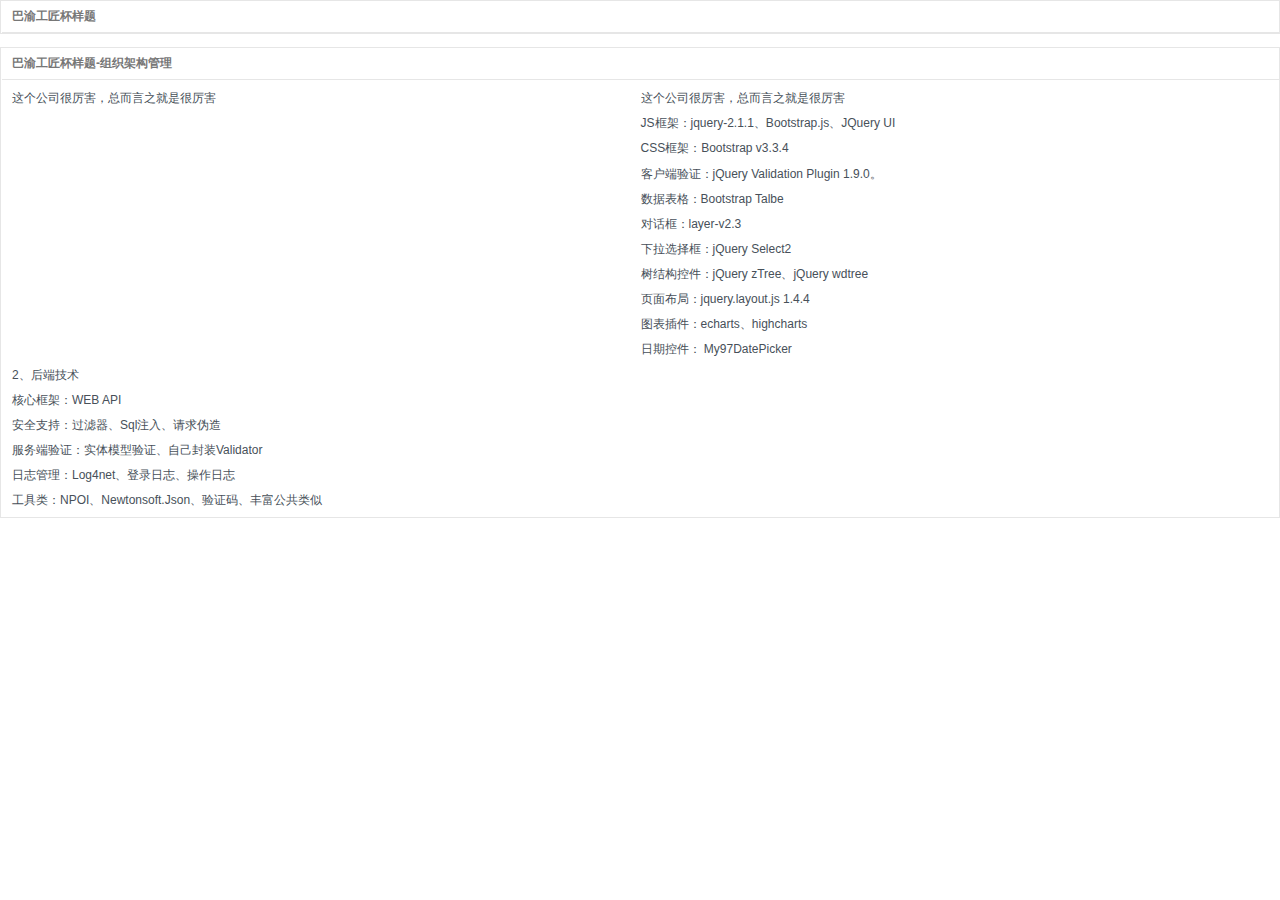
<file: 代码模板/client/CompanyManagerSystem/About.html>
﻿<!DOCTYPE html>

<html>
<head>
    <meta name="viewport" content="width=device-width" />
    <title>平台介绍</title>
    <link href="Content/css/framework-font.css" rel="stylesheet" />
    <link href="Content/css/framework-ui.css" rel="stylesheet" />
    <script src="Content/js/jquery/jquery-2.1.1.min.js"></script>
    <link href="Content/css/framework-theme.css" rel="stylesheet" />
    <link href="Content/js/bootstrap/bootstrap.min.css" rel="stylesheet" />
    <link href="Content/css/framework-theme.css" rel="stylesheet" />
    <link href="Content/css/framework-about.css" rel="stylesheet" />
</head>
<body>
    <div class="rows" style="margin-bottom: 1%; border: 1px solid #e6e6e6; overflow: hidden; padding-left: 1px;">
        <div class="panel panel-default">
            <div class="panel-heading">
                巴渝工匠杯样题
            </div>
        </div>
    </div>
    <div class="rows" style="margin-bottom: 1%; border: 1px solid #e6e6e6; overflow: hidden; padding-left: 1px;">
        <div class="panel panel-default">
            <div class="panel-heading">
                巴渝工匠杯样题-组织架构管理
            </div>
            <div class="panel-body" style="overflow: hidden;">
                <div style="float: left; width: 50%;">
                    <p>这个公司很厉害，总而言之就是很厉害</p>
                </div>
                <div style="float: left; width: 50%;">
                    <p>这个公司很厉害，总而言之就是很厉害</p>
                    <p>JS框架：jquery-2.1.1、Bootstrap.js、JQuery UI</p>
                    <p>CSS框架：Bootstrap v3.3.4</p>
                    <p>客户端验证：jQuery Validation Plugin 1.9.0。</p>
                    <p>数据表格：Bootstrap Talbe</p>
                    <p>对话框：layer-v2.3</p>
                    <p>下拉选择框：jQuery Select2</p>
                    <p>树结构控件：jQuery zTree、jQuery wdtree</p>
                    <p>页面布局：jquery.layout.js 1.4.4</p>
                    <p>图表插件：echarts、highcharts</p>
                    <p>日期控件： My97DatePicker</p>
                </div>
                <div style="float: left; width: 50%;">
                    <p>2、后端技术</p>
                    <p>核心框架：WEB API</p>
                    <p>安全支持：过滤器、Sql注入、请求伪造</p>
                    <p>服务端验证：实体模型验证、自己封装Validator</p>
                    <p>日志管理：Log4net、登录日志、操作日志</p>
                    <p>工具类：NPOI、Newtonsoft.Json、验证码、丰富公共类似</p>
                </div>
            </div>
        </div>
    </div>

</body>
</html>
</file>
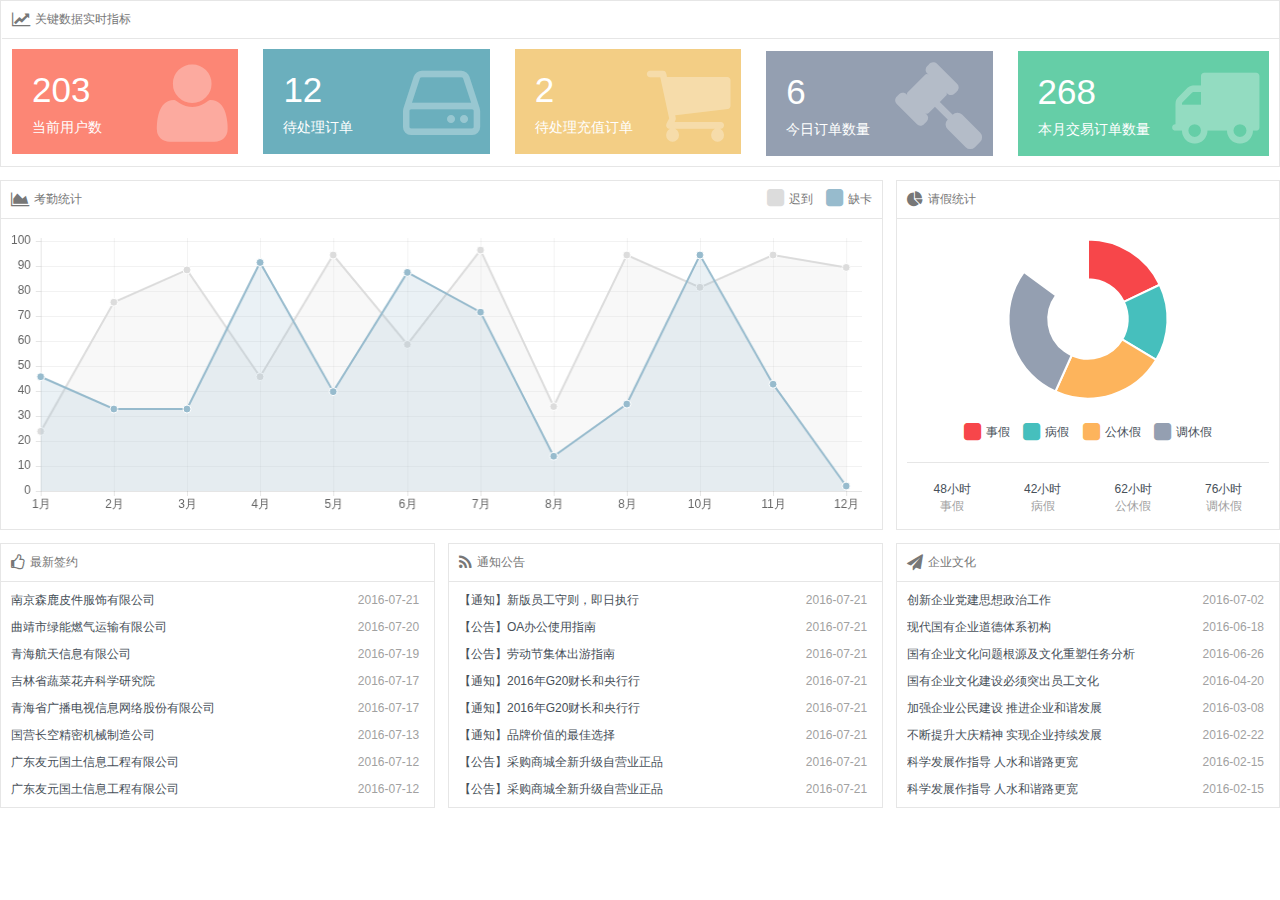
<file: 代码模板/client/CompanyManagerSystem/Default.html>
﻿<!DOCTYPE html>
<html>
<head>
    <title></title>
    <link href="Content/css/framework-font.css" rel="stylesheet" />
    <link href="Content/css/framework-ui.css" rel="stylesheet" />
    <script src="Content/js/jquery/jquery-2.1.1.min.js"></script>
    <link href="Content/css/framework-theme.css" rel="stylesheet" />
    <link href="Content/js/bootstrap/bootstrap.min.css" rel="stylesheet" />
    <link href="Content/css/framework-theme.css" rel="stylesheet" />
    <script src="Content/js/charts/Chart.js"></script>
    <script>
        $(function () {
            GetSalaryChart();
            GetLeaveChart();
        });
        function GetSalaryChart() {
            var randomScalingFactor = function () { return Math.round(Math.random() * 100) };
            var lineChartData = {
                labels: ["1月", "2月", "3月", "4月", "5月", "6月", "7月", "8月", "8月", "10月", "11月", "12月"],
                datasets: [
                    {
                        label: "My First dataset",
                        fillColor: "rgba(220,220,220,0.2)",
                        strokeColor: "rgba(220,220,220,1)",
                        pointColor: "rgba(220,220,220,1)",
                        pointStrokeColor: "#fff",
                        pointHighlightFill: "#fff",
                        pointHighlightStroke: "rgba(220,220,220,1)",
                        data: [randomScalingFactor(), randomScalingFactor(), randomScalingFactor(), randomScalingFactor(), randomScalingFactor(), randomScalingFactor(), randomScalingFactor(), randomScalingFactor(), randomScalingFactor(), randomScalingFactor(), randomScalingFactor(), randomScalingFactor()]
                    },
                    {
                        label: "My Second dataset",
                        fillColor: "rgba(151,187,205,0.2)",
                        strokeColor: "rgba(151,187,205,1)",
                        pointColor: "rgba(151,187,205,1)",
                        pointStrokeColor: "#fff",
                        pointHighlightFill: "#fff",
                        pointHighlightStroke: "rgba(151,187,205,1)",
                        data: [randomScalingFactor(), randomScalingFactor(), randomScalingFactor(), randomScalingFactor(), randomScalingFactor(), randomScalingFactor(), randomScalingFactor(), randomScalingFactor(), randomScalingFactor(), randomScalingFactor(), randomScalingFactor(), randomScalingFactor()]
                    }
                ]
            }
            var ctx = document.getElementById("salarychart").getContext("2d");
            window.myLine = new Chart(ctx).Line(lineChartData, {
                responsive: false,
                bezierCurve: false
            });
        }
        function GetLeaveChart() {
            var randomScalingFactor = function () { return Math.round(Math.random() * 100) };
            var a_value = randomScalingFactor();
            var b_value = randomScalingFactor();
            var c_value = randomScalingFactor();
            var d_value = randomScalingFactor();
            var doughnutData = [
	            {
	                value: a_value,
	                color: "#F7464A",
	                highlight: "#FF5A5E",
	                label: "事假"
	            },
	            {
	                value: b_value,
	                color: "#46BFBD",
	                highlight: "#5AD3D1",
	                label: "病假"
	            },
	            {
	                value: c_value,
	                color: "#FDB45C",
	                highlight: "#FFC870",
	                label: "公休假"
	            },
	            {
	                value: d_value,
	                color: "#949FB1",
	                highlight: "#A8B3C5",
	                label: "调休假"
	            }
            ];
            var ctx = document.getElementById("leavechart").getContext("2d");
            window.myDoughnut = new Chart(ctx).Doughnut(doughnutData, { responsive: false });
            $("#a_value").html(a_value + "小时");
            $("#b_value").html(b_value + "小时");
            $("#c_value").html(c_value + "小时");
            $("#d_value").html(d_value + "小时");
        }
    </script>
</head>
<body>
    <div id="areascontent">
        <div class="rows" style="margin-bottom: 1%; border: 1px solid #e6e6e6; overflow: hidden; padding-left: 1px;">
            <div class="panel panel-default">
                <div class="panel-heading">
                    <i class="fa fa-line-chart fa-lg" style="padding-right: 5px;"></i>关键数据实时指标
                    <div style="float: right; position: relative; top: -4px; right: 0px;">
                        <iframe name="weather_inc" src="http://i.tianqi.com/index.php?c=code&id=1" width="330" height="35" frameborder="0" marginwidth="0" marginheight="0" scrolling="no"></iframe>
                    </div>
                </div>
                <div class="panel-body">
                    <div class="dashboard-stats">
                        <div class="dashboard-stats-item" style="background-color: #fc8675;">
                            <h2 class="m-top-none">203</h2>
                            <h5>当前用户数</h5>
                            <div class="stat-icon">
                                <i class="fa fa-user fa-3x"></i>
                            </div>
                        </div>
                    </div>
                    <div class="dashboard-stats">
                        <div class="dashboard-stats-item" style="background-color: #6bafbd;">
                            <h2 class="m-top-none">12</h2>
                            <h5>待处理订单</h5>
                            <div class="stat-icon">
                                <i class="fa fa-hdd-o fa-3x"></i>
                            </div>
                        </div>
                    </div>
                    <div class="dashboard-stats">
                        <div class="dashboard-stats-item" style="background-color: #f3ce85;">
                            <h2 class="m-top-none">2</h2>
                            <h5>待处理充值订单</h5>
                            <div class="stat-icon">
                                <i class="fa fa-shopping-cart fa-3x"></i>
                            </div>
                        </div>
                    </div>
                    <div class="dashboard-stats">
                        <div class="dashboard-stats-item" style="background-color: #949FB1;">
                            <h2 class="m-top-none">6</h2>
                            <h5>今日订单数量</h5>
                            <div class="stat-icon">
                                <i class="fa fa-gavel fa-3x"></i>
                            </div>
                        </div>
                    </div>
                    <div class="dashboard-stats">
                        <div class="dashboard-stats-item" style="background-color: #65cea7; margin-right: 0px;">
                            <h2 class="m-top-none">268</h2>
                            <h5>本月交易订单数量</h5>
                            <div class="stat-icon">
                                <i class="fa fa-truck fa-3x"></i>
                            </div>
                        </div>
                    </div>
                </div>
            </div>
        </div>
        <div class="rows" style="margin-bottom: 1%; overflow: hidden;">
            <div style="float: left; width: 69%;">
                <div style="height: 350px; border: 1px solid #e6e6e6; background-color: #fff;">
                    <div class="panel panel-default">
                        <div class="panel-heading">
                            <i class="fa fa-area-chart fa-lg" style="padding-right: 5px;"></i>考勤统计
                            <div style="float: right">
                                <span style="font-weight: 500;"><i class="fa fa-square" style="color: #dcdcdc; font-size: 20px; padding-right: 5px; vertical-align: middle; margin-top: -3px;"></i>迟到</span>
                                <span style="margin-left: 10px; font-weight: 500;"><i class="fa fa-square" style="color: #97bbcd; font-size: 20px; padding-right: 5px; vertical-align: middle; margin-top: -3px;"></i>缺卡</span>
                            </div>
                        </div>
                        <div class="panel-body" style="padding-bottom: 0px;">
                            <canvas id="salarychart" style="height: 285px; width: 100%; padding-right: 10px;"></canvas>
                        </div>
                    </div>
                </div>
            </div>
            <div style="float: right; width: 30%;">
                <div style="height: 350px; border: 1px solid #e6e6e6; background-color: #fff;">
                    <div class="panel panel-default">
                        <div class="panel-heading"><i class="fa fa-pie-chart fa-lg" style="padding-right: 5px;"></i>请假统计</div>
                        <div class="panel-body" style="padding-top: 20px;">
                            <canvas id="leavechart" style="height: 160px; width: 100%;"></canvas>
                            <div style="text-align: center; padding-top: 20px;">
                                <span><i class="fa fa-square" style="color: #F7464A; font-size: 20px; padding-right: 5px; vertical-align: middle; margin-top: -3px;"></i>事假</span>
                                <span style="margin-left: 10px;"><i class="fa fa-square" style="color: #46BFBD; font-size: 20px; padding-right: 5px; vertical-align: middle; margin-top: -3px;"></i>病假</span>
                                <span style="margin-left: 10px;"><i class="fa fa-square" style="color: #FDB45C; font-size: 20px; padding-right: 5px; vertical-align: middle; margin-top: -3px;"></i>公休假</span>
                                <span style="margin-left: 10px;"><i class="fa fa-square" style="color: #949FB1; font-size: 20px; padding-right: 5px; vertical-align: middle; margin-top: -3px;"></i>调休假</span>
                            </div>
                            <div style="margin-top: 20px; padding-top: 18px; height: 60px; border-top: 1px solid #e6e6e6;">
                                <div style="width: 25%; text-align: center; float: left;">
                                    <span id="a_value">16.5小时</span>
                                    <p style="color: #a1a1a1">事假</p>
                                </div>
                                <div style="width: 25%; text-align: center; float: left;">
                                    <span id="b_value">7.5小时</span>
                                    <p style="color: #a1a1a1">病假</p>
                                </div>
                                <div style="width: 25%; text-align: center; float: left;">
                                    <span id="c_value">13小时</span>
                                    <p style="color: #a1a1a1">公休假</p>
                                </div>
                                <div style="width: 25%; text-align: center; float: left;">
                                    <span id="d_value">19小时</span>
                                    <p style="color: #a1a1a1">调休假</p>
                                </div>
                            </div>
                        </div>
                    </div>
                </div>
            </div>
        </div>
        <div class="rows" style="overflow: hidden;">
            <div style="float: left; width: 34%; margin-right: 1%;">
                <div style="height: 265px; border: 1px solid #e6e6e6; background-color: #fff;">
                    <div class="panel panel-default">
                        <div class="panel-heading"><i class="fa fa-thumbs-o-up fa-lg" style="padding-right: 5px;"></i>最新签约</div>
                        <div class="panel-body">
                            <ul>
                                <li><a href="#">南京森鹿皮件服饰有限公司</a><span class="time">2016-07-21</span></li>
                                <li><a href="#">曲靖市绿能燃气运输有限公司</a><span class="time">2016-07-20</span></li>
                                <li><a href="#">青海航天信息有限公司</a><span class="time">2016-07-19</span></li>
                                <li><a href="#">吉林省蔬菜花卉科学研究院</a><span class="time">2016-07-17</span></li>
                                <li><a href="#">青海省广播电视信息网络股份有限公司</a><span class="time">2016-07-17</span></li>
                                <li><a href="#">国营长空精密机械制造公司</a><span class="time">2016-07-13</span></li>
                                <li><a href="#">广东友元国土信息工程有限公司</a><span class="time">2016-07-12</span></li>
                                <li><a href="#">广东友元国土信息工程有限公司</a><span class="time">2016-07-12</span></li>
                            </ul>
                        </div>
                    </div>
                </div>
            </div>
            <div style="float: left; width: 34%; margin-right: 1%;">
                <div style="height: 265px; border: 1px solid #e6e6e6; background-color: #fff;">
                    <div class="panel panel-default">
                        <div class="panel-heading"><i class="fa fa-rss fa-lg" style="padding-right: 5px;"></i>通知公告</div>
                        <div class="panel-body">
                            <ul>
                                <li><a href="#">【通知】新版员工守则，即日执行</a><span class="time">2016-07-21</span></li>
                                <li><a href="#">【公告】OA办公使用指南</a><span class="time">2016-07-21</span></li>
                                <li><a href="#">【公告】劳动节集体出游指南</a><span class="time">2016-07-21</span></li>
                                <li><a href="#">【通知】2016年G20财长和央行行</a><span class="time">2016-07-21</span></li>
                                <li><a href="#">【通知】2016年G20财长和央行行</a><span class="time">2016-07-21</span></li>
                                <li><a href="#">【通知】品牌价值的最佳选择</a><span class="time">2016-07-21</span></li>
                                <li><a href="#">【公告】采购商城全新升级自营业正品</a><span class="time">2016-07-21</span></li>
                                <li><a href="#">【公告】采购商城全新升级自营业正品</a><span class="time">2016-07-21</span></li>
                            </ul>
                        </div>
                    </div>
                </div>
            </div>
            <div style="float: right; width: 30%;">
                <div style="height: 265px; border: 1px solid #e6e6e6; background-color: #fff;">
                    <div class="panel panel-default">
                        <div class="panel-heading"><i class="fa fa-send fa-lg" style="padding-right: 5px;"></i>企业文化</div>
                        <div class="panel-body">
                            <ul>
                                <li><a href="#">创新企业党建思想政治工作</a><span class="time">2016-07-02</span></li>
                                <li><a href="#">现代国有企业道德体系初构</a><span class="time">2016-06-18</span></li>
                                <li><a href="#">国有企业文化问题根源及文化重塑任务分析</a><span class="time">2016-06-26</span></li>
                                <li><a href="#">国有企业文化建设必须突出员工文化</a><span class="time">2016-04-20</span></li>
                                <li><a href="#">加强企业公民建设 推进企业和谐发展</a><span class="time">2016-03-08</span></li>
                                <li><a href="#">不断提升大庆精神 实现企业持续发展</a><span class="time">2016-02-22</span></li>
                                <li><a href="#">科学发展作指导 人水和谐路更宽</a><span class="time">2016-02-15</span></li>
                                <li><a href="#">科学发展作指导 人水和谐路更宽</a><span class="time">2016-02-15</span></li>
                            </ul>
                        </div>
                    </div>
                </div>
            </div>
        </div>
    </div>
    <style>
        #copyrightcontent {
            height: 30px;
            line-height: 29px;
            overflow: hidden;
            position: absolute;
            top: 100%;
            margin-top: -30px;
            width: 100%;
            background-color: #fff;
            border: 1px solid #e6e6e6;
            padding-left: 10px;
            padding-right: 10px;
        }

        .dashboard-stats {
            float: left;
            width: 20%;
        }

        .dashboard-stats-item {
            position: relative;
            overflow: hidden;
            color: #fff;
            cursor: pointer;
            height: 105px;
            margin-right: 25px;
            margin-bottom: 10px;
            padding: 20px 20px;
        }

            .dashboard-stats-item .m-top-none {
                margin-top: 2px;
            }

            .dashboard-stats-item h2 {
                font-size: 35px;
                font-family: inherit;
                line-height: 1.1;
                font-weight: 500;
            }

            .dashboard-stats-item h5 {
                font-size: 14px;
                font-family: inherit;
                margin-top: 3px;
                line-height: 1.1;
            }


            .dashboard-stats-item .stat-icon {
                position: absolute;
                top: 10px;
                right: 10px;
                font-size: 30px;
                opacity: .3;
            }

        .dashboard-stats i.fa.stats-icon {
            width: 50px;
            padding: 20px;
            font-size: 50px;
            text-align: center;
            color: #fff;
            height: 50px;
            border-radius: 10px;
        }

        .panel-default {
            border: none;
            border-radius: 0px;
            margin-bottom: 0px;
            box-shadow: none;
            -webkit-box-shadow: none;
        }

            .panel-default > .panel-heading {
                color: #777;
                background-color: #fff;
                border-color: #e6e6e6;
                padding: 10px 10px;
            }

            .panel-default > .panel-body {
                padding: 10px;
                padding-bottom: 0px;
            }

                .panel-default > .panel-body ul {
                    overflow: hidden;
                    padding: 0;
                    margin: 0px;
                    margin-top: -5px;
                }

                    .panel-default > .panel-body ul li {
                        line-height: 27px;
                        list-style-type: none;
                        white-space: nowrap;
                        text-overflow: ellipsis;
                    }

                        .panel-default > .panel-body ul li .time {
                            color: #a1a1a1;
                            float: right;
                            padding-right: 5px;
                        }
    </style>
</body>
</html>
</file>
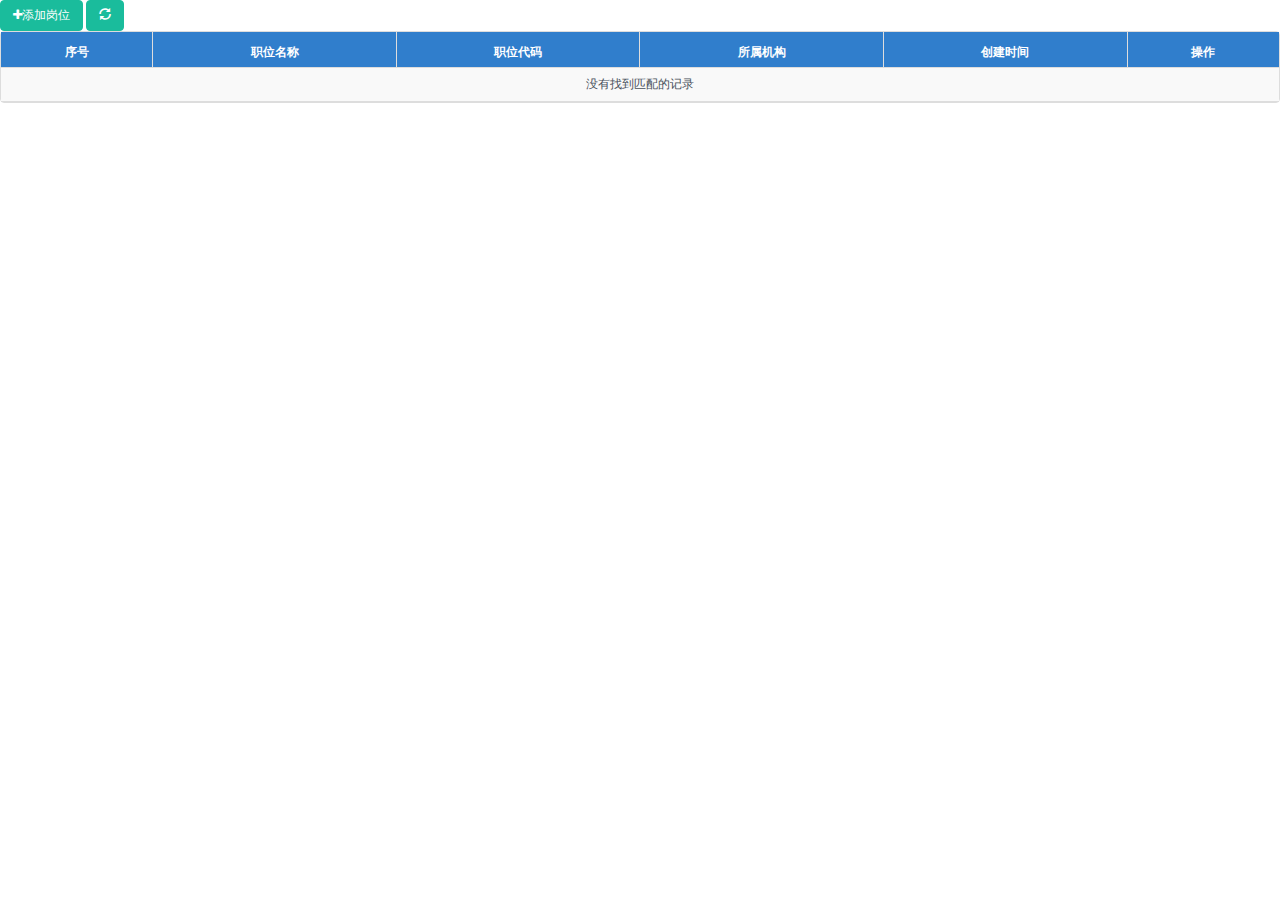
<file: 代码模板/client/CompanyManagerSystem/Job.html>
﻿<!DOCTYPE html>
<html>
<head>
    <title></title>
    <meta charset="utf-8" />
    <link href="Content/css/framework-font.css" rel="stylesheet" />
    <link href="Content/css/framework-theme.css" rel="stylesheet" />
    <script src="Content/js/jquery/jquery-2.1.1.min.js"></script>
    <link href="Content/js/bootstrap/bootstrap.min.css" rel="stylesheet" />
    <script src="Content/js/bootstrap/bootstrap.js"></script>
    <link href="Content/js/bootstrap-table/bootstrap-table.css" rel="stylesheet" />
    <script src="Content/js/bootstrap-table/bootstrap-table.js"></script>
    <script src="Content/js/bootstrap-table/bootstrap-treegrid.js"></script>
    <script src="Content/js/bootstrap-table/bootstrap-table-zh-CN.js"></script>
    <link href="Content/css/framework-ui.css" rel="stylesheet" />
    <script src="Content/js/framework-ui.js"></script>
    <link href="Content/js/select2/select2.min.css" rel="stylesheet" />
    <script src="Content/js/select2/select2.min.js"></script>
    <link href="Content/js/wizard/wizard.css" rel="stylesheet" />
    <script src="Content/js/wizard/wizard.js"></script>
    <script src="Content/js/validate/jquery.validate.min.js"></script>
    <script src="Content/layer-v3.1.0/layer/layer.js"></script>
    <script src="Content/js/base.js"></script>

    <script type="text/javascript">

        $(function () {
            initTable();
            bindCommpany();

            $("#btnsaveuser").click(function () {

                if ($("#addMark").val() == "add") {
                    addJob();
                }
                else {
                    editJob();
                }
            });
            $('#user-modal-table').on('hide.bs.modal', function () {

                $("#jobId").val("");
                $("#addMark").val("");
                $("#jobName").val("");
                $("#enCode").val("");
            });
        });

        function initTable() {
            var pagedata = JSON.stringify({
                "params": {
                    "id": 1
                },
                "row": 10,
                "pageNo": 1
            });
            //先销毁表格
            $("#gridList").bootstrapTable('destroy');
            $("#gridList").bootstrapTable({
                url: baseUrl() + "jobInfo/queryPage",
                type: "post",
                contentType: "application/json;charset=utf-8",
                dataType: "json",
                striped: true,//表格显示条纹
                pagination: true,//是否显示分页
                showColumns: false,
                search: false, //搜索框
                singleSelect: false,
                searchOnEnterKey: true, //按回车触发搜索功能
                searchAlign: "left", //搜索框的位置
                buttonsAlign: "left", //按钮的位置
                showRefresh: false,//是否显示刷新按钮
                sidePagination: "server",//表示从服务端获取数据 --必须有
                queryParamsType: "undefined",//定义参数类型
                sortable: false, //是否启用排序
                sortOrder: "asc", //排序方式
                clickToSelect: true,
                uniqueId: "id", //每一行的唯一表示，一般为主键
                queryParams: function (params) {
                    return pagedata;
                },
                onClickRow: function (row, $element) {
                    $('.info').removeClass('info');
                    $($element).addClass('info');
                },
                columns: [
                {
                    field: 'id',
                    title: '序号',
                    align: 'center',
                },
                {
                    field: 'jobName',
                    title: '职位名称',
                    align: 'center',
                },
                {
                    field: 'enCode',
                    title: '职位代码',
                    align: 'center',
                },
                {
                    field: 'orgInfo.fullName',
                    title: '所属机构',
                    align: 'center',
                },
                {
                    field: 'createTime',
                    title: '创建时间',
                    align: 'center',
                }
                ,
                {
                    field: 'operate',
                    title: '操作',
                    align: 'center',
                    events: "operateEvents",
                    formatter: operateFormatter
                }
                ],
                onLoadSuccess: function (data) {
                    console.log(data);
                },
            })
        };
        function operateFormatter(value, row, index) {
            return [
            "<button type='button'  onclick=\"removeJob('" + row.id + "')\" class='RoleOfA btn btn-default  btn-sm' style='margin-right:5px;'>删除</button>",
             "<button type='button'  onclick=\"showModal('" + row.id + "')\" class='RoleOfA btn btn-default  btn-sm' style='margin-right:5px;'>修改</button>",
            ].join('');
        }

        function bindCommpany() {
            var nulldata = "{}";
            $.ajax({
                url: baseUrl() + "orgInfo/queryList",
                type: "post",
                data: nulldata,
                contentType: "application/json;charset=utf-8",
                dataType: "json",
                success: function (res) {

                    if (res.success == true) {
                        var _html = "";

                        $.each(res.data.rows, function (i, j) {
                            if (j.orgType != 3) {

                                _html += "<option value='" + j.id + "'>" + j.fullName + "</option>";
                            }
                        })
                        $("#orgId").append(_html);
                    }
                }
            });
        };

        function showModal(type) {

            if (type == "add") {
                $("#ddTitle").html("新增岗位");
                $("#addMark").val("add");
            }
            else {
                $("#ddTitle").html("编辑岗位");
                $.ajax({
                    url: baseUrl() + "jobInfo/queryById",
                    data: type,
                    type: "post",
                    contentType: "application/json;charset=utf-8",
                    dataType: "json",
                    success: function (data) {
                        console.log(data);
                        if (data.success == true) {

                            $("#jobId").val(type);
                            $("#jobName").val(data.data.jobName);
                            $("#enCode").val(data.data.enCode);
                            $("#orgId").val(data.data.orgInfo.id);
                        }
                        else {
                            layer.msg("添加失败");
                        }
                    }
                });
            }
            $("#user-modal-table").modal({ backdrop: 'static', keyboard: false });
        };

        function addJob() {
            debugger;
            var data = JSON.stringify({
                "orgId": $("#orgId").val(),
                "jobName": $("#jobName").val(),
                "enCode": $("#enCode").val()
            });
            $.ajax({
                url: baseUrl() + "jobInfo/insert",
                data: data,
                type: "post",
                contentType: "application/json;charset=utf-8",
                dataType: "json",
                success: function (data) {
                    if (data.success == true) {
                        $('#user-modal-table').modal('hide');
                        layer.msg(data.msg);
                        $("#refresh").trigger('click');
                    }
                    else {

                        layer.msg("添加失败");
                    }
                }
            });
        };

        function editJob() {

            var data = JSON.stringify({
                "id": $("#jobId").val(),
                "orgId": $("#orgId").val(),
                "jobName": $("#jobName").val(),
                "enCode": $("#enCode").val()
            });
            $.ajax({
                url: baseUrl() + "jobInfo/update",
                data: data,
                type: "post",
                contentType: "application/json;charset=utf-8",
                dataType: "json",
                success: function (data) {
                    if (data.success == true) {
                        $('#user-modal-table').modal('hide');
                        layer.msg(data.msg);
                        $("#refresh").trigger('click');
                    }
                    else {
                        layer.msg("编辑失败");
                    }
                    console.log(data);
                }
            });

        };

        function removeJob(id) {
            layer.confirm('确定删除吗？', {
                btn: ['确定', '取消'] //按钮
            }, function () {
                var data = "[" + id + "]";
                $.ajax({
                    url: baseUrl() + "jobInfo/delete",
                    data: data,
                    type: "post",
                    contentType: "application/json;charset=utf-8",
                    dataType: "json",
                    success: function (data) {
                        if (data.success == true) {
                            $('#user-modal-table').modal('hide');
                            layer.msg(data.msg);
                            $("#refresh").trigger('click');
                        }
                        else {
                            layer.msg("删除失败");
                        }
                    }
                });

            }, function () {
                layer.msg('好的');
            });
        };

    </script>
</head>
<body>

    <input type="hidden" id="addMark" />
    <input type="hidden" id="jobId" />

    <div class="btn-group">
        <a id="NF-add" authorize="yes" class="btn btn-primary dropdown-text" onclick="showModal('add')"><i class="fa fa-plus"></i>添加岗位</a>
    </div>
    <div class="btn-group">
        &nbsp; &nbsp; &nbsp;
        <a id="refresh" class="btn btn-primary" onclick="$.reload()"><span class="glyphicon glyphicon-refresh"></span></a>
    </div>
    <div class="ui-layout" id="layout" style="height: 100%; width: 100%;">
        <div class="ui-layout-west">
            <div id="itemTree"></div>
        </div>
        <div class="ui-layout-center">
            <div class="gridPanel">
                <table id="gridList"></table>
            </div>
        </div>
    </div>
</body>
</html>

<div id="user-modal-table" class="modal fade" tabindex="-1">
    <div class="modal-dialog">
        <div class="modal-content">
            <div class="modal-header no-padding">
                <div class="table-header">
                    <span id="ddTitle"></span>
                </div>
            </div>
            <div class="modal-body no-padding" style="margin-top: 10px">

                <div style="padding-top: 20px; margin-right: 30px;">
                    <table class="form">
                        <tr>
                            <th class="formTitle">职位名称</th>
                            <td class="formValue">
                                <input id="jobName" name="jobName" type="text" class="form-control required" placeholder="职位名称" />
                            </td>
                            <th class="formTitle">职位编号</th>
                            <td class="formValue">
                                <input id="enCode" name="enCode" type="text" class="form-control required" placeholder="请输入职位编号" />
                            </td>
                        </tr>
                        <tr>
                            <th class="formTitle" valign="top" style="padding-top: 5px;">
                                所属机构
                            </th>
                            <td class="formValue" colspan="3">
                                <select id="orgId" name="orgId" class="form-control required"></select>
                            </td>
                        </tr>
                    </table>
                </div>
            </div>
            <div class="modal-footer no-margin-top">
                <button class="btn btn-sm btn-default" data-dismiss="modal">
                    <i class="icon-remove"></i>关闭
                </button>
                <button class="btn btn-sm btn-info pull-right" id="btnsaveuser">
                    <i class="icon-save"></i>保存
                </button>
            </div>
        </div>
    </div>
</div>
</file>
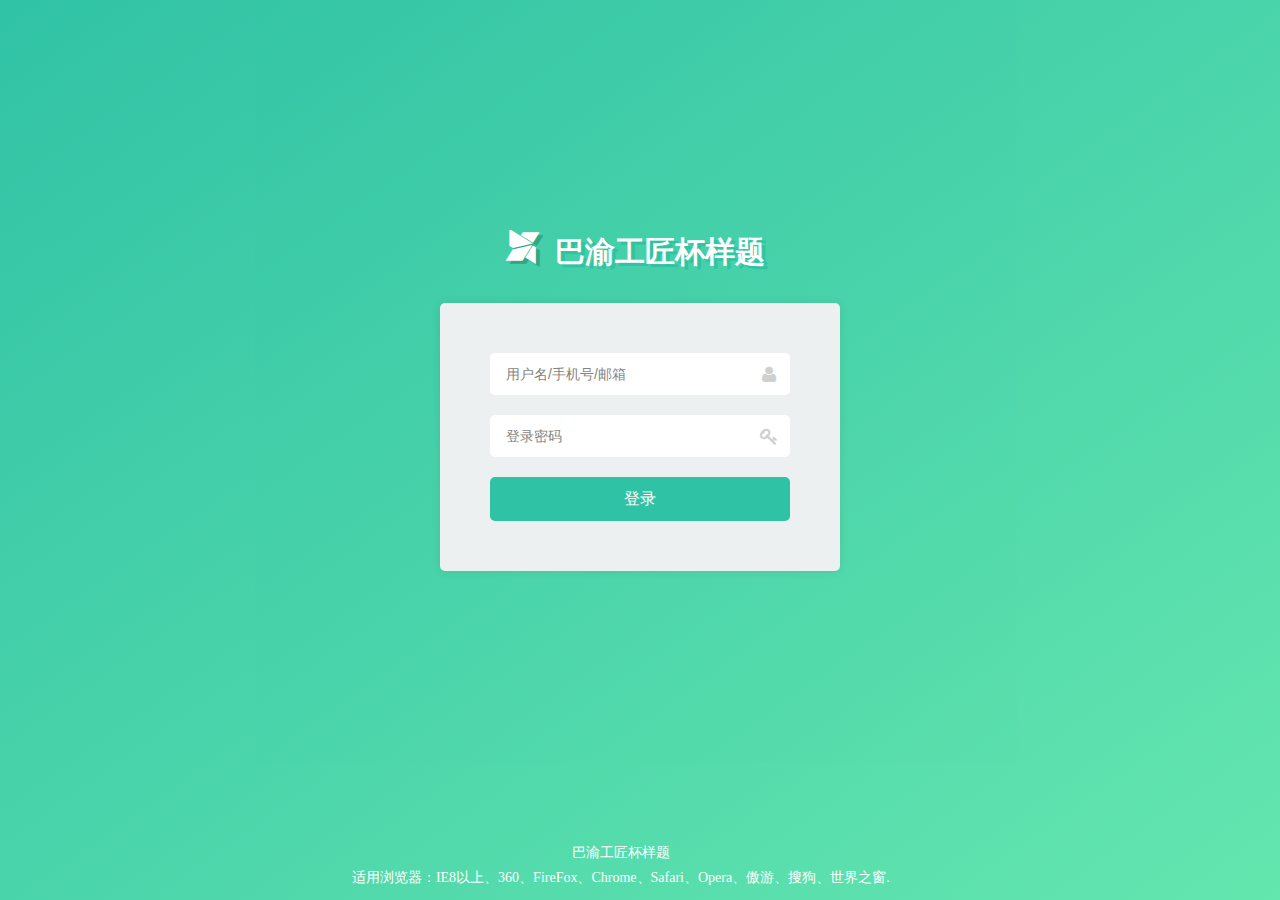
<file: 代码模板/client/CompanyManagerSystem/Login.html>
﻿
<!DOCTYPE html>
<html>
<head>
    <meta charset="UTF-8">
    <meta http-equiv="X-UA-Compatible" content="IE=edge,chrome=1">
    <meta name="viewport" content="width=device-width, initial-scale=1.0">
    <title>巴渝工匠杯样题</title>
    <link href="Content/css/framework-font.css" rel="stylesheet" />
    <link href="Content/css/framework-login.css" rel="stylesheet" />
    <script src="Content/js/jquery/jquery-2.1.1.min.js"></script>
    <script src="Content/js/cookie/jquery.cookie.js"></script>
    <script src="Content/js/base.js"></script>
    <!--<script src="Content/js/md5/jquery.md5.js"></script>-->
</head>
<body>
    <div class="wrapper">
        <div class="container">
            <div class="logo">
                <i class="fa fa-modx"></i>
                <h1><span>巴渝工匠杯样题</span></h1>
            </div>
            <form class="form">
                <div class="row">
                    <input id="txt_account" type="text" placeholder="用户名/手机号/邮箱">
                    <i class="fa fa-user"></i>
                </div>
                <div class="row">
                    <input id="txt_password" type="password" placeholder="登录密码">
                    <i class="fa fa-key"></i>
                </div>
                <div class="row">
                    <button id="login_button" type="button"><span>登录</span></button>
                </div>
                <div class="row">
                </div>
            </form>
            <div class="login_tips"></div>
        </div>
        <ul class="bg-bubbles">
            <li></li>
            <li></li>
            <li></li>
            <li></li>
            <li></li>
            <li></li>
            <li></li>
            <li></li>
            <li></li>
            <li></li>
        </ul>
    </div>
    <div class="copyright">
        <a href="#" style="text-decoration:none;color:#fff;">巴渝工匠杯样题</a>
        <br>
        适用浏览器：IE8以上、360、FireFox、Chrome、Safari、Opera、傲游、搜狗、世界之窗.
    </div>
    <script type="text/javascript">

        $(function () {

            var data = JSON.stringify({
                "account": "admin",
                "password": "123"
            });

            $.ajax({
                url: "http://localhost:2467/api/Account/Login",
                data: data,
                type: "post",
                contentType: "application/x-www-form-urlencoded; charset=UTF-8",
                dataType: "json",
                success: function (data) {

                    console.log(data);
                }
            });
        });


        (function ($) {
            $.login = {
                formMessage: function (msg) {
                    $('.login_tips').find('.tips_msg').remove();
                    $('.login_tips').append('<div class="tips_msg"><i class="fa fa-question-circle"></i>' + msg + '</div>');
                },
                loginClick: function () {
                    var $username = $("#txt_account");
                    var $password = $("#txt_password");
                    if ($username.val() == "") {
                        $username.focus();
                        $.login.formMessage('请输入用户名/手机号/邮箱。');
                        return false;
                    } else if ($password.val() == "") {
                        $password.focus();
                        $.login.formMessage('请输入登录密码。');
                        return false;
                    } else {

                        $("#login_button").attr('disabled', 'disabled').find('span').html("loading...");

                        var data = JSON.stringify({
                            "account": $.trim($username.val()),
                            "password": $.trim($password.val())
                        });

                        $.ajax({
                            url: baseUrl() + "userInfo/login",
                            data: data,
                            type: "post",
                            contentType: "application/json;charset=utf-8",
                            dataType: "json",
                            success: function (data) {

                                console.log(data.data.userName);

                                if (data.success == true) {
                                    setCookie('user', $.trim($username.val()), 60 * 60 * 60, '/');
                                    setCookie('password', $.trim($password.val()), 60 * 60 * 60, '/');
                                    setCookie('realname', data.data.userName, 60 * 60 * 60, '/');

                                    $("#login_button").find('span').html("登录成功，正在跳转...");
                                    window.setTimeout(function () {
                                        window.location.href = "Index.html";
                                    }, 500);

                                } else {
                                    $("#login_button").removeAttr('disabled').find('span').html("登录");
                                    $.login.formMessage(data.msg);
                                }
                            }
                        });
                    }
                },
                init: function () {
                    $('.wrapper').height($(window).height());
                    $(".container").css("margin-top", ($(window).height() - $(".container").height()) / 2 - 50);
                    $(window).resize(function (e) {
                        $('.wrapper').height($(window).height());
                        $(".container").css("margin-top", ($(window).height() - $(".container").height()) / 2 - 50);
                    });
                    var login_error = top.$.cookie('nfine_login_error');
                    if (login_error != null) {
                        switch (login_error) {
                            case "overdue":
                                $.login.formMessage("系统登录已超时,请重新登录");
                                break;
                            case "OnLine":
                                $.login.formMessage("您的帐号已在其它地方登录,请重新登录");
                                break;
                            case "-1":
                                $.login.formMessage("系统未知错误,请重新登录");
                                break;
                        }
                        top.$.cookie('nfine_login_error', '', { path: "/", expires: -1 });
                    }
                    $("#login_button").click(function () {
                        $.login.loginClick();
                    });
                    document.onkeydown = function (e) {
                        if (!e) e = window.event;
                        if ((e.keyCode || e.which) == 13) {
                            document.getElementById("login_button").focus();
                            document.getElementById("login_button").click();
                        }
                    }
                }
            };
            $(function () {
                $.login.init();
            });
        })(jQuery);

        //hours为空字符串时,cookie的生存期至浏览器会话结束。
        //hours为数字0时,建立的是一个失效的cookie,
        //这个cookie会覆盖已经建立过的同名、同path的cookie（如果这个cookie存在）。
        function setCookie(name, value, hours, path) {
            var name = escape(name);
            var value = escape(value);
            var expires = new Date();
            expires.setTime(expires.getTime() + hours * 3600000);
            path = path == "" ? "" : ";path=" + path;
            _expires = (typeof hours) == "string" ? "" : ";expires=" + expires.toUTCString();
            document.cookie = name + "=" + value + _expires + path;
        }
    </script>

    <!-- Visual Studio Browser Link -->
    <!--<script type="application/json" id="__browserLink_initializationData">
        {"appName":"Chrome","requestId":"7971704200354959957661532cdcc1b8"}
    </script>
    <script type="text/javascript" src="http://localhost:7908/ef728827ef4f45139760916d83086031/browserLink" async="async"></script>-->
    <!-- End Browser Link -->

</body>
</html>
</file>
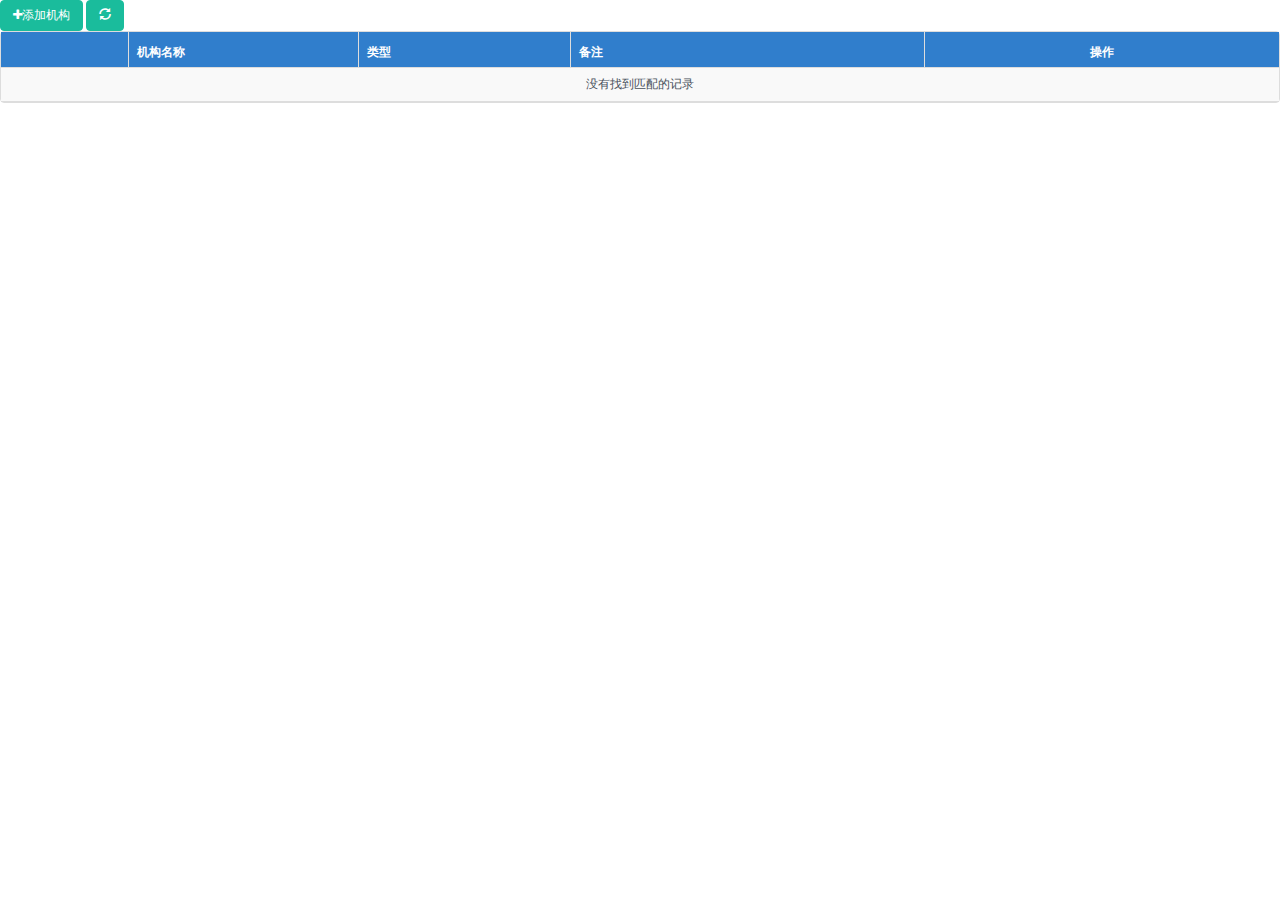
<file: 代码模板/client/CompanyManagerSystem/Organization.html>
﻿<!DOCTYPE html>
<html>
<head>
    <title></title>
    <meta charset="utf-8" />
    <link href="Content/css/framework-font.css" rel="stylesheet" />
    <link href="Content/css/framework-theme.css" rel="stylesheet" />
    <script src="Content/js/jquery/jquery-2.1.1.min.js"></script>
    <script src="Content/js/jquery-ui/jquery-ui.min.js"></script>
    <script src="Content/js/bootstrap/bootstrap.js"></script>
    <link href="Content/js/bootstrap/bootstrap.min.css" rel="stylesheet" />
    <link href="Content/js/bootstrap-table/bootstrap-table.css" rel="stylesheet" />
    <script src="Content/js/bootstrap-table-org/bootstrap-table.js"></script>
    <script src="Content/js/bootstrap-table-org/bootstrap-treegrid.js"></script>
    <script src="Content/js/bootstrap-table-org/bootstrap-table-zh-CN.js"></script>
    <script src="Content/js/layout/jquery.layout.js"></script>
    <script src="Content/js/wdtree/tree.js"></script>
    <link href="Content/js/wdtree/tree.css" rel="stylesheet" />
    <link href="Content/css/framework-ui.css" rel="stylesheet" />
    <script src="Content/js/framework-ui.js"></script>
    <link href="Content/js/select2/select2.min.css" rel="stylesheet" />
    <script src="Content/js/select2/select2.min.js"></script>
    <script src="Content/layer-v3.1.0/layer/layer.js"></script>
    <script src="Content/js/base.js"></script>

    <script type="text/javascript">

        $(function () {

            initTable();

            bindCommpany();

            $("#btnsaveuser").click(function () {

                if ($("#addMark").val() == "add") {
                    addOrg();
                }
                else {
                    editOrg();
                }
            });

            $('#user-modal-table').on('hide.bs.modal', function () {

                $("#userid").val("");
                $("#fullName").val("");
                $("#enCode").val("");
                $("#manager").val("");
                $("#mobilePhone").val("");
                $("#email").val("");
                $("#address").val("");
                $("#remark").val("");
                $("#addMark").val("");
            });
        });

        function initTable() {

            var nulldata = "{}";
            $('#gridList').bootstrapTable({

                url: baseUrl() + "orgInfo/queryList",
                method: "post",
                singleSelect: true,//单行选择
                clickToSelect: true,//点击行时自动选择
                striped: true,//是否显示行间隔色
                treeView: true,//是否显示树形视图
                treeId: "id",//定义关键字段来标识树节点
                treeField: "fullName",//定义树节点字段
                treeParentId: "parentId", //定义父级ID字段
                treeRootLevel: 1,//树根的级别
                treeCollapseAll: true,//是否全部折叠，默认折叠
                cascadeCheck: false,//是否层叠选中状态(选中父级，子级全部选中) true=层叠选中，需要singleSelect: false；false=不是层叠选中
                uniqueId: "id", //每一行的唯一标识，一般为主键列
                showRefresh: false,//是否显示刷新按钮
                buttonsAlign: "left", //按钮的位置
                queryParams: function (params) {

                    return nulldata;
                },
                onLoadSuccess: function (res) {

                    console.log(res);
                },
                columns:
                [
                  {
                      field: 'ck',
                      checkbox: true
                  },
                  {
                      field: 'id',
                      title: '编号',
                      width: 50,
                      visible: false
                  },
                     {
                         field: 'fullName',
                         title: '机构名称',
                         width: 60
                     },
                  {
                      field: 'enCode',
                      title: '英文代码',
                      visible: false
                  },
                    {
                        field: 'orgType',
                        title: '类型',
                        width: 60,
                        formatter: function (value) {
                            if (value == "1") {
                                return "公司";
                            } else if (value == "2") {
                                return "部门";
                            } else if (value == "3") {
                                return "小组";
                            }
                        }
                    },
                  {
                      field: 'parentId',
                      title: '父id',
                      visible: false
                  },
                  {
                      field: 'remark',
                      title: '备注',
                      width: 100
                  }
                  ,
                  {
                      field: 'action',
                      title: '操作',
                      width: 100,
                      align: 'center',
                      valign: 'middle',
                      formatter: operateFormatter
                  }
                ]
            });

        }

        function operateFormatter(value, row, index) {
            return [
            "<button type='button'  onclick=\"removeOrg('" + row.id + "')\" class='RoleOfA btn btn-default  btn-sm' style='margin-right:5px;'>删除</button>",
             "<button type='button'  onclick=\"showModal('" + row.id + "')\" class='RoleOfA btn btn-default  btn-sm' style='margin-right:5px;'>修改</button>",
            ].join('');
        }

        function bindCommpany() {

            var nulldata = "{}";
            $.ajax({
                url: baseUrl() + "orgInfo/queryList",
                type: "post",
                data: nulldata,
                contentType: "application/json;charset=utf-8",
                dataType: "json",
                success: function (res) {

                    if (res.success == true) {
                        var _html = "";

                        $.each(res.data.rows, function (i, j) {
                            if (j.orgType != 3) {

                                _html += "<option value='" + j.id + "'>" + j.fullName + "</option>";
                            }
                        })
                        $("#parentId").append(_html);
                    }
                }
            });
        };

        function showModal(type) {

            if (type == "add") {

                $("#ddTitle").html("新增机构");
                $("#addMark").val("add");
            }
            else {

                $("#ddTitle").html("编辑机构");
                $.ajax({
                    url: baseUrl() + "orgInfo/queryById",
                    data: type,
                    type: "post",
                    contentType: "application/json;charset=utf-8",
                    dataType: "json",
                    success: function (data) {

                        if (data.success == true) {
                            //$('#user-modal-table').modal('hide');
                            $("#userid").val(data.data.id);
                            $("#parentId").val(data.data.parentId);
                            $("#orgType").val(data.data.orgType);
                            $("#fullName").val(data.data.fullName);
                            $("#enCode").val(data.data.enCode);
                            $("#manager").val(data.data.manager);
                            $("#mobilePhone").val(data.data.mobilePhone);
                            $("#email").val(data.data.email);
                            $("#address").val(data.data.address);
                            $("#remark").val(data.data.remark);
                        }
                        else {
                            layer.msg("添加失败");
                        }
                    }
                });
            }
            $("#user-modal-table").modal({ backdrop: 'static', keyboard: false });
        };

        function addOrg() {
            debugger;
            var data = JSON.stringify({

                "parentId": $("#parentId").val(),
                "orgType": $("#orgType").val(),
                "fullName": $("#fullName").val(),
                "enCode": $("#enCode").val(),
                "manager": $("#manager").val(),
                "mobilePhone": $("#mobilePhone").val(),
                "email": $("#email").val(),
                "address": $("#address").val(),
                "remark": $("#remark").val()
            });
            $.ajax({
                url: baseUrl() + "orgInfo/insert",
                data: data,
                type: "post",
                contentType: "application/json;charset=utf-8",
                dataType: "json",
                success: function (data) {
                    if (data.success == true) {
                        $('#user-modal-table').modal('hide');
                        layer.msg(data.msg);
                        $("#refresh").trigger('click');
                    }
                    else {

                        layer.msg("添加失败");
                    }
                }
            });
        };

        function editOrg() {

            var data = JSON.stringify({
                "id": $("#userid").val(),
                "parentId": $("#parentId").val(),
                "orgType": $("#orgType").val(),
                "fullName": $("#fullName").val(),
                "enCode": $("#enCode").val(),
                "manager": $("#manager").val(),
                "mobilePhone": $("#mobilePhone").val(),
                "email": $("#email").val(),
                "address": $("#address").val(),
                "remark": $("#remark").val()
            });
            $.ajax({
                url: baseUrl()+"orgInfo/update",
                data: data,
                type: "post",
                contentType: "application/json;charset=utf-8",
                dataType: "json",
                success: function (data) {
                    if (data.success == true) {
                        $('#user-modal-table').modal('hide');
                        layer.msg(data.msg);
                        $("#refresh").trigger('click');
                    }
                    else {

                        layer.msg("编辑失败");
                    }
                }
            });

        };

        function removeOrg(id) {

            layer.confirm('确定删除吗？', {
                btn: ['确定', '取消'] //按钮
            }, function () {
                var data = "[" + id + "]";
                $.ajax({
                    url: baseUrl() + "orgInfo/delete",
                    data: data,
                    type: "post",
                    contentType: "application/json;charset=utf-8",
                    dataType: "json",
                    success: function (data) {
                        if (data.success == true) {
                            $('#user-modal-table').modal('hide');
                            layer.msg(data.msg);
                            $("#refresh").trigger('click');
                        }
                        else {

                            layer.msg("删除失败");
                        }
                    }
                });

            }, function () {
                layer.msg('好的');
            });
        };


    </script>
</head>
<body>
    <input type="hidden" id="userid" />
    <input type="hidden" id="addMark" />


    <div class="btn-group">
        <a id="NF-add" authorize="yes" class="btn btn-primary dropdown-text" onclick="showModal('add')"><i class="fa fa-plus"></i>添加机构</a>

    </div>
    <div class="btn-group">
        &nbsp; &nbsp; &nbsp;
        <a id="refresh" class="btn btn-primary" onclick="$.reload()"><span class="glyphicon glyphicon-refresh"></span></a>
    </div>
    <div class="ui-layout" id="layout" style="height: 100%; width: 100%;">
        <div class="ui-layout-west">
            <div id="itemTree"></div>
        </div>
        <div class="ui-layout-center">
            <div class="gridPanel">
                <table id="gridList"></table>
            </div>
        </div>
    </div>
</body>
</html>

<div id="user-modal-table" class="modal fade" tabindex="-1">
    <div class="modal-dialog">
        <div class="modal-content">
            <div class="modal-header no-padding">
                <div class="table-header">
                    <span id="ddTitle"></span>
                </div>
            </div>
            <div class="modal-body no-padding" style="margin-top: 10px">

                <div style="padding-top: 20px; margin-right: 30px;">
                    <table class="form">
                        <tr>
                            <th class="formTitle">归属</th>
                            <td class="formValue">
                                <select id="parentId" name="commpanyId" class="form-control required">
                                    <option value="0">请选择</option>
                                </select>
                            </td>
                            <th class="formTitle">机构类型</th>
                            <td class="formValue">
                                <select id="orgType" name="orgType" class="form-control required">
                                    <option value="1">公司</option>
                                    <option value="2">部门</option>
                                    <option value="3">小组</option>
                                </select>
                            </td>
                        </tr>
                        <tr>
                            <th class="formTitle">机构名称</th>
                            <td class="formValue">
                                <input id="fullName" name="fullName" type="text" class="form-control required" placeholder="请输入机构名称" />
                            </td>
                            <th class="formTitle">机构编号</th>
                            <td class="formValue">
                                <input id="enCode" name="enCode" type="text" class="form-control required" placeholder="请输入机构编号" />
                            </td>
                        </tr>
                        <tr>
                            <th class="formTitle">负责人</th>
                            <td class="formValue">
                                <input id="manager" name="manager" type="text" class="form-control required" placeholder="请输入负责人名称" />
                            </td>
                            <th class="formTitle">联系电话</th>
                            <td class="formValue">
                                <input id="mobilePhone" name="mobilePhone" type="text" class="form-control required" placeholder="请输入联系电话" />
                            </td>
                        </tr>
                        <tr>
                            <th class="formTitle">邮箱</th>
                            <td class="formValue">
                                <input id="email" name="email" type="text" class="form-control required" placeholder="请输入机构邮箱" />
                            </td>
                            <th class="formTitle">联系地址</th>
                            <td class="formValue">
                                <input id="address" name="address" type="text" class="form-control required" placeholder="请输入机构地址" />
                            </td>
                        </tr>
                        <tr>
                            <th class="formTitle" valign="top" style="padding-top: 5px;">
                                备注
                            </th>
                            <td class="formValue" colspan="3">
                                <textarea id="remark" name="remark" class="form-control" style="height: 60px;"></textarea>
                            </td>
                        </tr>
                    </table>
                </div>

            </div>
            <div class="modal-footer no-margin-top">
                <button class="btn btn-sm btn-default" data-dismiss="modal">
                    <i class="icon-remove"></i>关闭
                </button>
                <button class="btn btn-sm btn-info pull-right" id="btnsaveuser">
                    <i class="icon-save"></i>保存
                </button>
            </div>
        </div>
    </div>
</div>
</file>
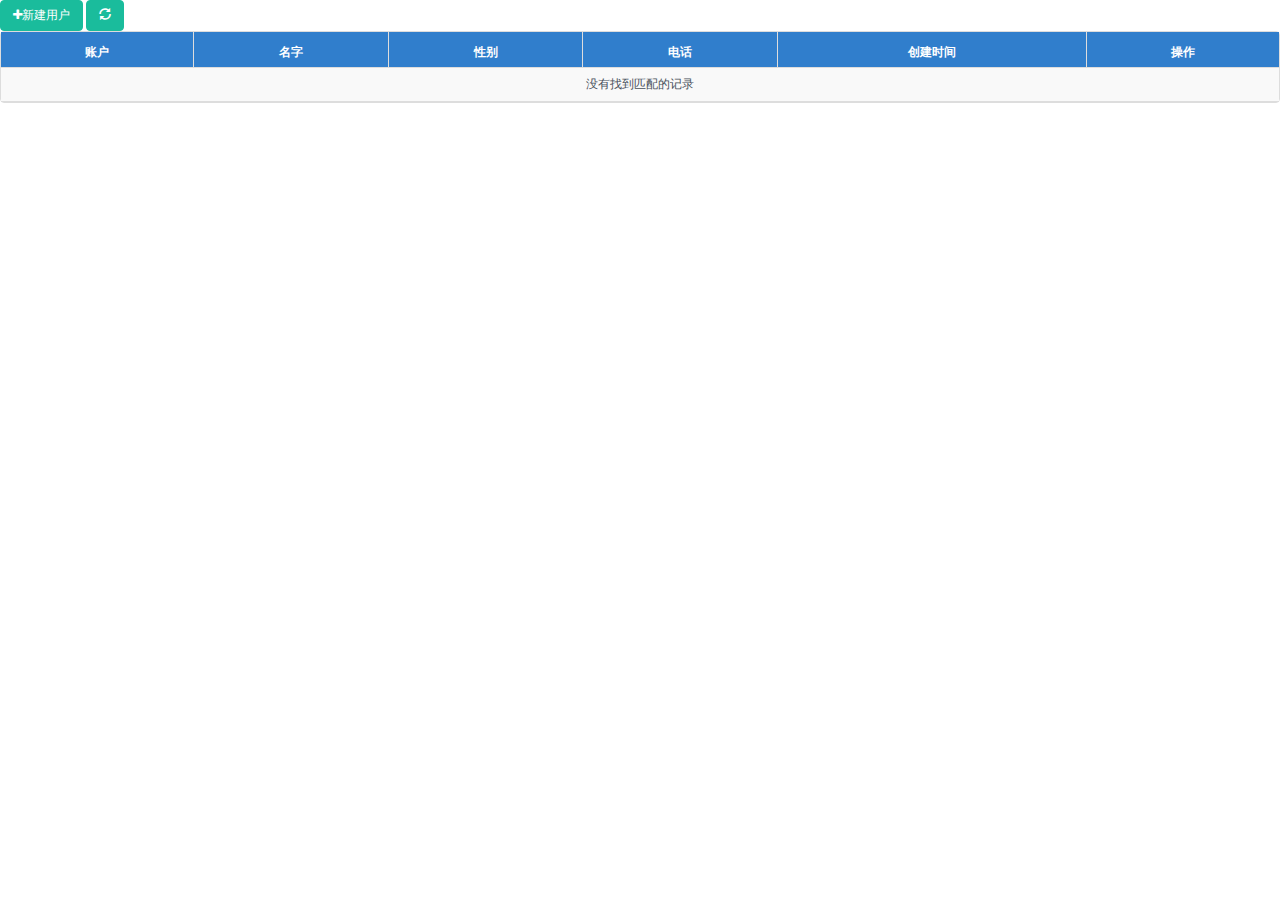
<file: 代码模板/client/CompanyManagerSystem/SysUser.html>
﻿<!DOCTYPE html>
<html>
<head>
    <title></title>
    <meta charset="utf-8" />
    <link href="Content/css/framework-font.css" rel="stylesheet" />
    <link href="Content/css/framework-theme.css" rel="stylesheet" />
    <script src="Content/js/jquery/jquery-2.1.1.min.js"></script>
    <link href="Content/js/bootstrap/bootstrap.min.css" rel="stylesheet" />
    <script src="Content/js/bootstrap/bootstrap.js"></script>
    <link href="Content/js/bootstrap-table/bootstrap-table.css" rel="stylesheet" />
    <script src="Content/js/bootstrap-table/bootstrap-table.js"></script>
    <!--<script src="Content/js/bootstrap-table/bootstrap-treegrid.js"></script>-->
    <script src="Content/js/bootstrap-table/bootstrap-table-zh-CN.js"></script>
    <link href="Content/css/framework-ui.css" rel="stylesheet" />
    <script src="Content/js/framework-ui.js"></script>
    <link href="Content/js/select2/select2.min.css" rel="stylesheet" />
    <script src="Content/js/select2/select2.min.js"></script>
    <link href="Content/js/wizard/wizard.css" rel="stylesheet" />
    <script src="Content/js/wizard/wizard.js"></script>
    <script src="Content/js/validate/jquery.validate.min.js"></script>
    <script src="Content/layer-v3.1.0/layer/layer.js"></script>
    <script src="Content/js/base.js"></script>

    <script type="text/javascript">

        $(function () {

            initTable();

            $("#btnsaveuser").click(function () {


                if ($("#addMark").val() == "add") {

                    addUser();
                }
                else {

                    editUser
                }
            });


            $('#user-modal-table').on('hide.bs.modal', function () {
                $("#account").val("");
                $("#password").val("");
                $("#userName").val("");
                $("#gender").val("");
                $("#isAdmin").val("");
                $("#mobilePhone").val("");
                $("#deptId").empty();
                $("#jobId").empty();
                $("#commpanyId").empty();
                $("#isAllow").val("");
                $("#remark").val("");
            });

            $("#commpanyId").change(function () {

                $("#deptId").empty();
                bindDept($("#commpanyId").val());
            });

            $("#deptId").change(function () {

                $("#jobId").empty();
                bindJob($("#deptId").val());
            });


        });

        var pagedata = JSON.stringify({

            "params": {
                "id": 1
            },

            "row": 10,
            "pageNo": 1
        });

        function initTable() {
            //先销毁表格
            $("#gridList").bootstrapTable('destroy');
            $("#gridList").bootstrapTable({
                url: baseUrl() + "userInfo/queryPage",
                type: "post",
                contentType: "application/json;charset=utf-8",
                dataType: "json",
                striped: true,//表格显示条纹
                pagination: true,//是否显示分页
                pageSize: 1,
                pageNumber: 1,
                pageList: [1, 10, 15, 20, 25],
                showColumns: false,
                search: false, //搜索框
                singleSelect: false,
                searchOnEnterKey: true, //按回车触发搜索功能
                searchAlign: "left", //搜索框的位置
                buttonsAlign: "left", //按钮的位置
                showRefresh: false,//是否显示刷新按钮
                sidePagination: "server",//表示从服务端获取数据 --必须有
                queryParamsType: "undefined",//定义参数类型
                sortable: false, //是否启用排序
                sortOrder: "asc", //排序方式
                clickToSelect: true,
                uniqueId: "id", //每一行的唯一表示，一般为主键
                queryParams: function (params) {

                    return pagedata;
                },
                onClickRow: function (row, $element) {
                    $('.info').removeClass('info');
                    $($element).addClass('info');
                },
                columns: [
                {
                    field: 'account',
                    title: '账户',
                    align: 'center',
                },
                {
                    field: 'userName',
                    title: '名字',
                    align: 'center',
                },
                {
                    field: 'gender',
                    title: '性别',
                    align: 'center',
                },
                {
                    field: 'mobilePhone',
                    title: '电话',
                    align: 'center',
                },
                 //{
                 //    field: 'commpany.fullName',
                 //    title: '所属公司',
                 //    align: 'center',
                 //},
                   //{
                   //    field: 'dept.fullName',
                   //    title: '所属部门',
                   //    align: 'center',
                   //},
                   //  {
                   //      field: 'job.jobName',
                   //      title: '岗位',
                   //      align: 'center',
                   //  },

                {
                    field: 'createTime',
                    title: '创建时间',
                    align: 'center',
                }
                ,
                {
                    field: 'operate',
                    title: '操作',
                    align: 'center',
                    events: "operateEvents",
                    formatter: operateFormatter
                }
                ],
                onLoadSuccess: function (data) {
                    console.log(data);
                },
            })
        };

        function operateFormatter(value, row, index) {
            return [
            "<button type='button'  onclick=\"removeUser('" + row.id + "')\" class='RoleOfA btn btn-default  btn-sm' style='margin-right:5px;'>删除</button>",
             "<button type='button'  onclick=\"showModal('" + row.id + "')\" class='RoleOfA btn btn-default  btn-sm' style='margin-right:5px;'>修改</button>",
            ].join('');
        }

        function showModal(type) {

            bindCommpany();

            if (type == "add") {

                $("#ddTitle").html("新增用户");
                $("#addMark").val("add");
            }
            else {

                $("#ddTitle").html("编辑用户");
                $.ajax({
                    url: baseUrl() + "userInfo/queryById",
                    data: type,
                    type: "post",
                    contentType: "application/json;charset=utf-8",
                    dataType: "json",
                    success: function (data) {
                        console.log(data);
                        if (data.success == true) {
                            //$('#user-modal-table').modal('hide');
                            $("#userid").val(data.data.id);
                            $("#account").val(data.data.account);
                            $("#password").val(data.data.password);
                            $("#userName").val(data.data.userName);
                            $("#gender").val(data.data.gender);
                            $("#isAdmin").val(data.data.isAdmin);
                            $("#mobilePhone").val(data.data.mobilePhone);
                            $("#commpanyId").val(data.data.commpanyId);
                            $("#deptId").val(data.data.deptId);
                            $("#jobId").val(data.data.jobId);
                            $("#isAllow").val(data.data.isAllow);
                            $("#remark").val(data.data.remark);
                        }
                        else {
                            layer.msg("添加失败");
                        }
                    }
                });
            }
            $("#user-modal-table").modal({ backdrop: 'static', keyboard: false });
        };

        function addUser() {

            var data = JSON.stringify({
                "account": $("#account").val(),
                "password": $("#password").val(),
                "userName": $("#userName").val(),
                "gender": $("#gender").val(),
                "isAdmin": $("#isAdmin").val(),
                "mobilePhone": $("#mobilePhone").val(),
                "commpanyId": $("#commpanyId").val(),
                "deptId": $("#deptId").val(),
                "jobId": $("#jobId").val(),
                "isAllow": $("#isAllow").val(),
                "remark": $("#remark").val()
            });
            $.ajax({
                url: baseUrl() + "userInfo/insert",
                data: data,
                type: "post",
                contentType: "application/json;charset=utf-8",
                dataType: "json",
                success: function (data) {
                    if (data.success == true) {
                        $('#user-modal-table').modal('hide');
                        layer.msg(data.msg);
                        $("#refresh").trigger('click');
                    }
                    else {

                        layer.msg("添加失败");
                    }
                    console.log(data);
                }
            });
        };

        function editUser() {

            var data = JSON.stringify({
                "id": $("#userid").val(),
                "account": $("#account").val(),
                "password": $("#password").val(),
                "userName": $("#userName").val(),
                "gender": $("#gender").val(),
                "isAdmin": $("#isAdmin").val(),
                "mobilePhone": $("#mobilePhone").val(),
                "commpanyId": $("#commpanyId").val(),
                "deptId": $("#deptId").val(),
                "jobId": $("#jobId").val(),
                "isAllow": $("#isAllow").val(),
                "remark": $("#remark").val()
            });
            $.ajax({
                url: baseUrl() + "userInfo/update",
                data: data,
                type: "post",
                contentType: "application/json;charset=utf-8",
                dataType: "json",
                success: function (data) {
                    if (data.success == true) {
                        $('#user-modal-table').modal('hide');
                        $("#userid").val("");
                        layer.msg(data.msg);
                        initTable();
                    }
                    else {

                        layer.msg("编辑失败");
                    }
                    console.log(data);
                }
            });

        };

        function removeUser(id) {

            layer.confirm('确定删除吗？', {
                btn: ['确定', '取消'] //按钮
            }, function () {
                var data = "[" + id + "]";
                $.ajax({
                    url: baseUrl() + "userInfo/delete",
                    data: data,
                    type: "post",
                    contentType: "application/json;charset=utf-8",
                    dataType: "json",
                    success: function (data) {
                        if (data.success == true) {
                            $('#user-modal-table').modal('hide');
                            layer.msg(data.msg);
                            initTable();
                        }
                        else {

                            layer.msg("删除失败");
                        }
                        console.log(data);
                    }
                });

            }, function () {
                layer.msg('好的');
            });
        }

        function bindCommpany() {

            var nulldata = "{}";
            $.ajax({
                url: baseUrl() + "orgInfo/queryList",
                type: "post",
                data: nulldata,
                contentType: "application/json;charset=utf-8",
                dataType: "json",
                success: function (res) {

                    if (res.success == true) {
                        var _html = "";
                        $.each(res.data.rows, function (i, j) {
                            if (j.orgType == 1) {

                                _html += "<option value='" + j.id + "'>" + j.fullName + "</option>";
                            }
                        })
                        $("#commpanyId").append(_html);
                    }
                }
            });
        };

        function bindDept(id) {

            var data = JSON.stringify({

                "id": id
            });

            $.ajax({
                url: baseUrl() + "orgInfo/queryList",
                type: "post",
                data: data,
                contentType: "application/json;charset=utf-8",
                dataType: "json",
                success: function (res) {

                    if (res.success == true) {
                        var _html = "";
                        $.each(res.data.rows, function (i, j) {
                            if (j.orgType == 2) {

                                _html += "<option value='" + j.id + "'>" + j.fullName + "</option>";
                            }
                        })
                        $("#deptId").append(_html);
                    }
                }
            });
        };

        function bindJob(id) {

            var data = JSON.stringify({

                "orgId": id
            });
            $.ajax({
                url: baseUrl() + "jobInfo/queryList",
                type: "post",
                data: data,
                contentType: "application/json;charset=utf-8",
                dataType: "json",
                success: function (res) {

                    console.log(res);

                    if (res.success == true) {
                        var _html = "";
                        $.each(res.data, function (i, j) {

                            _html += "<option value='" + j.id + "'>" + j.jobName + "</option>";

                        })
                        $("#jobId").append(_html);
                    }
                }
            });
        };


    </script>
</head>
<body>
    <input type="hidden" id="userid" />
    <input type="hidden" id="addMark" />

    <div class="btn-group">
        <a id="NF-add" authorize="yes" class="btn btn-primary dropdown-text" onclick="showModal('add')"><i class="fa fa-plus"></i>新建用户</a>

    </div>
    <div class="btn-group">
        &nbsp; &nbsp; &nbsp;
        <a class="btn btn-primary" id="refresh" onclick="$.reload()"><span class="glyphicon glyphicon-refresh"></span></a>
    </div>

    <div class="gridPanel">
        <table id="gridList"></table>
        <div id="gridPager"></div>
    </div>

    <div id="user-modal-table" class="modal fade" tabindex="-1">
        <div class="modal-dialog">
            <div class="modal-content">
                <div class="modal-header no-padding">
                    <div class="table-header">
                        <span id="ddTitle"></span>
                    </div>
                </div>
                <div class="modal-body no-padding" style="margin-top: 10px">

                    <div style="padding-top: 20px; margin-right: 30px;">
                        <table class="form">
                            <tr>
                                <th class="formTitle">账户</th>
                                <td class="formValue">
                                    <input id="account" name="account" type="text" class="form-control required" placeholder="请输入账户" />
                                </td>
                                <th class="formTitle">密码</th>
                                <td class="formValue">
                                    <input id="password" name="password" type="password" class="form-control required" placeholder="请输入密码" />
                                </td>
                            </tr>
                            <tr>
                                <th class="formTitle">公司</th>
                                <td class="formValue">
                                    <select id="commpanyId" name="commpanyId" class="form-control required">
                                        <option value="">==请选择==</option>
                                    </select>
                                </td>
                                <th class="formTitle">部门</th>
                                <td class="formValue">
                                    <select id="deptId" name="deptId" class="form-control required">
                                        <option value="">==请选择==</option>
                                    </select>
                                </td>
                            </tr>
                            <tr>
                                <th class="formTitle">手机</th>
                                <td class="formValue">
                                    <input id="mobilePhone" name="mobilePhone" type="text" class="form-control" />
                                </td>
                                <th class="formTitle">岗位</th>
                                <td class="formValue">
                                    <select id="jobId" name="jobId" class="form-control required">
                                        <option value="">==请选择==</option>
                                    </select>
                                </td>
                            </tr>
                            <tr>
                                <th class="formTitle">姓名</th>
                                <td class="formValue">
                                    <input id="userName" name="userName" type="text" class="form-control required" placeholder="请输入姓名" />
                                </td>
                                <th class="formTitle">性别</th>
                                <td class="formValue">
                                    <select id="gender" name="gender" class="form-control required">
                                        <option value="男">男</option>
                                        <option value="女">女</option>
                                    </select>
                                </td>
                            </tr>
                            <tr>
                                <th class="formTitle">类型</th>
                                <td class="formValue">
                                    <select id="isAdmin" name="isAdmin" class="form-control">
                                        <option value="0">普通用户</option>
                                        <option value="1">系统管理员</option>
                                    </select>
                                </td>
                                <th class="formTitle">允许登录</th>
                                <td class="formValue">
                                    <select id="isAllow" name="isAllow" class="form-control">
                                        <option value="0">是</option>
                                        <option value="1">否</option>
                                    </select>
                                </td>
                            </tr>
                            <tr>
                                <th class="formTitle" valign="top" style="padding-top: 5px;">
                                    备注
                                </th>
                                <td class="formValue" colspan="3">
                                    <textarea id="remark" name="remark" class="form-control" style="height: 60px;"></textarea>
                                </td>
                            </tr>
                        </table>
                    </div>

                </div>
                <div class="modal-footer no-margin-top">
                    <button class="btn btn-sm btn-default" data-dismiss="modal">
                        <i class="icon-remove"></i>关闭
                    </button>
                    <button class="btn btn-sm btn-info pull-right" id="btnsaveuser">
                        <i class="icon-save"></i>保存
                    </button>
                </div>
            </div>
        </div>
    </div>

</body>
</html>
</file>
<file: 代码模板/client/CompanyManagerSystem/Content/css/framework-ui.css>
﻿.ckbox,.rdio{position: relative;display:block;padding-right:12px;line-height: initial;float:left;}
.ckbox input[type="checkbox"],.rdio input[type="radio"]{opacity: 0;margin: 3px 0 0;}
.ckbox label,.rdio label{padding-left: 10px;cursor: pointer;-moz-user-select: none;-webkit-user-select: none;-ms-user-select: none;-khtml-user-select: none;user-select: none;}
.ckbox label:before{width: 18px;height: 18px;position: absolute;top: 1px;left: 0;content: '';display: inline-block;border: 1px solid #ccc;background: #fff;}
.ckbox input[type="checkbox"]:disabled + label{color: #999;}
.ckbox input[type="checkbox"]:disabled + label:before{background-color: #eee;}
.ckbox input[type="checkbox"]:checked + label::after{font-family: 'FontAwesome';content: "\F00C";position: absolute;top: 4.5px;left: 3.5px;display: inline-block;font-size: 11px;width: 16px;height: 16px;color: #fff;}
.ckbox input[type="checkbox"]:checked + label:before{border-color: #337ab7;background-color: #337ab7;}
.rdio label:before{width: 18px;height: 18px;position: absolute;top: 1px;left: 0;content: '';display: inline-block;-moz-border-radius: 50px;-webkit-border-radius: 50px;border-radius: 50px;border: 1px solid #ccc;background: #fff;}
.rdio input[type="radio"]:disabled + label{color: #999;}
.rdio input[type="radio"]:disabled + label:before{background-color: #eee;}
.rdio input[type="radio"]:checked + label::after{content: '';position: absolute;top: 5px;left: 4px;display: inline-block;font-size: 11px;width: 10px;height: 10px;background-color: #444;-moz-border-radius: 50px;-webkit-border-radius: 50px;border-radius: 50px;}
.rdio input[type="radio"]:checked + label:before{border-color: #337ab7;}
.rdio input[type="radio"]:checked + label::after{background-color: #337ab7;}
.topPanel{height: 50px;line-height: 50px;background: #fff;border: 1px solid #ddd;margin: 0px;border-bottom: none;position: relative;}
.topPanel .search{float: left;padding-left:10px;}
.topPanel .search table td{height: 50px;line-height: 50px;}
.topPanel .search table td .btn-group{line-height:30px;margin-top:1px;}
.topPanel .search .input-group{line-height:30px;margin-top:1px;}
.topPanel .search .input-group .btn{padding: 0px 0px;font-size: 14px;height:29px;min-width:30px;}
.topPanel .search .input-group .btn i{margin-right:0px;}
.topPanel .search .input-group .form-control{box-shadow:none;height:29px;line-height:29px;padding-top:0px;padding-bottom:0px;padding-right:0px;padding-left:7px;resize: none;}
.topPanel .search .input-group .form-control:focus{border-color:#ddd;-webkit-box-shadow:none;box-shadow:none;}
.topPanel .search .btn i{margin-right:4px;font-size:14px;}
.topPanel .toolbar{float: right;padding-right: 10px;}
.topPanel .toolbar .btn i{margin-right:5px;font-size: 13px;}
.topPanel .toolbar .operate{line-height:50px;height: 50px;width: 100%;background: #fff;position: absolute;top:0px;left:-100.1%;z-index:999;}
.topPanel .toolbar .operate ul{margin: 9px 0 0 -2px;}
.topPanel .toolbar .operate ul li{float: left;height: 12px;line-height: 12px;}
.topPanel .toolbar .operate ul li.split{position: relative;display: block;border-right: 1px solid #c9c9c9;height: 16px;margin-left:5px;margin-right:5px;margin-top: 8px;}
.topPanel .toolbar .operate ul li a{cursor:pointer;padding: 10px 10px;}
.topPanel .toolbar .operate ul li i{margin-right:4px;font-size:13px;color: #666666;vertical-align: middle;margin-top: -1px;}
.topPanel .toolbar .operate ul .first{position: relative;display: block;padding: 2px 15px;padding-right:10px;margin-top: 8px;margin-right:0px;border-right: 1px solid #c9c9c9;}
.topPanel .toolbar .operate ul li.first > span{margin-left: 5px;margin-right:5px;}
.topPanel .toolbar .operate .close{position: absolute;top:18px;right:12px;display:block;height: 12px;width: 12px;background: url(../img/button_pm_close.png) left center no-repeat;}
.topPanel .toolbar .operate .dropdown-menu{top: 24px;}
.topPanel .toolbar .operate .dropdown-menu li{float:none;height: auto;}
.topPanel .toolbar .operate .dropdown-menu li a{padding: 5px 20px;}
.form{width:100%;margin:0px;padding:0px;border-collapse:collapse;border-width:3px 1px 1px;table-layout:fixed}
.form .formTitle{position:relative;left:0px;text-align:right;white-space:nowrap;font-weight:normal;width:90px;padding-right:15px;}
.form .formTitle font{color:red;position:absolute;right:0px;}
.form .formValue{position:relative;padding:5px;width:auto;}
.form .formValue input.form-control{height:30px;line-height:30px;padding-top:0px;padding-bottom:0px;padding-right:0px;padding-left:5px;resize: none;border-radius: 0px;box-shadow:none;}
.form .formValue select.form-control{border-radius: 0px;box-shadow:none;}
.form .formValue textarea.form-control{padding-left:5px;resize: none;border-radius: 0px;box-shadow:none;}
.form .formValue .input-group .btn{padding: 4px 0px;font-size: 14px;height:30px;min-width: 30px;border-radius: 0px;}
.form .formValue .input-group .btn .fa-ellipsis-h{margin-top: 4.5px;}
.form .formValue.has-error .form-control.error{border-color:#e7bebe;background-color: #fffafa;}
.form .formValue.has-error .form-control-feedback.error{color: #e46f61;top:5.5px;right: 4px;font-size:16px;cursor:pointer;z-index:99;}
.form .formValue.has-error .form-control.success{border-color:#b0dd9c;background-color: #f3f7f1;}
.form .formValue.has-error .form-control-feedback.success{color: #8cc474;top:5px;right: 4px;font-size:16px;}
.form .formValue.has-error .select2-selection--single{border-color:#e7bebe;background-color: #fffafa;}
.form .formValue.has-error .tooltip-arrow{border-left-color:#d73d32;}
.form .formValue.has-error .tooltip-inner{background-color: #d73d32;}
.form-button{padding: 0px;height: 40px;line-height: 36px;text-align: right;border-top: 1px solid #ddd;background-color: #eee;position: absolute;top: 100%;margin-top: -40px;width: 100%;padding-right: 6px;-moz-user-select: none;-webkit-user-select: none;-ms-user-select: none;-khtml-user-select: none;user-select: none;}
.ui-layout .topPanel{border: none;}
.ui-layout .ui-jqgrid{border-left:none;border-right:none;border-bottom:none;}
.mail-box{border: 1px solid #ddd;}
.mail-header{background-color: #fff;border-bottom: 1px solid #ddd;font-size: 20px;height:60px;line-height:60px;padding-left:30px;padding-right:30px;}
.mail-body{padding: 20px;}
.price-box{width:860px;margin-left:auto;margin-right:auto;border: 1px solid #ddd;box-shadow: rgb(189, 189, 189) 0px 0px 10px;background: #fff;padding: 50px;padding-top:20px;margin-top: 25px;padding-bottom:0px;}
.price-title{font-size: 30px;text-align: center;line-height:60px;font-weight: bold;}
.price-subtitle{text-align: center;}
.price-info{margin-top:20px;margin-bottom:20px;}
.price-info table .formTitle{text-align:left;width:50px;font-size: 12px;}
.price-info table .formValue{text-align:left;font-size: 12px;}
.price-info table .formValue input{border-top:none;border-right:none;border-left:none;height:22px!important;line-height:22px!important;font-size: 12px;}
.price-table table{margin: 0px;margin-top:1px;border-collapse: collapse;width: 100%;border-left: 1px solid #ccc;}
.price-table table thead tr td{border-top: 1px solid #ccc;border-bottom: 1px solid #ccc;border-right: 1px solid #ccc;padding-top:5px;padding-bottom:5px;text-overflow:ellipsis;word-break:keep-all;overflow:hidden;font-weight:bold;padding-left:5px;padding-right:5px;font-size: 12px;}
.price-table table tbody tr td{border-bottom: 1px solid #ccc;border-right: 1px solid #ccc;height:25px;line-height:25px;word-break: break-all;padding-left:5px;padding-right:5px;font-size: 12px;}
.wrapper{border: 1px solid #ddd;overflow:auto;color: #475059;background-color:#fff;}
.wrapper .nav-tabs{position:relative;z-index:1;margin:0;padding:15px 15px 0;border-color:#ddd}
.wrapper .nav-tabs>li{margin:0 4px 0 0;}
.wrapper .nav-tabs>li>a{line-height:30px;padding:0 13px;background-color:#fff;border:none;cursor:pointer;color: #666;}
.wrapper .nav-tabs>li>a:hover{border:none;border-bottom:2px solid #1ABC9C;background-color:#fff;color:#333}
.wrapper .nav-tabs>li.active a{line-height:30px;background-color:#fff;border:none;border-bottom:2px solid #1ABC9C;color: #666;}
.wrapper .nav-tabs>li.active a:hover,.aw-nav-tabs>li.active a:focus,.aw-nav-tabs>li>a:focus{border:none;border-bottom:2px solid #1ABC9C;background-color:#fff}
.wrapper .pop-list{width: 100%;margin: 0;float: left;height: auto;list-style: none;padding:0px;}
.wrapper .pop-list li{position: relative;float: left;clear: left;width: 100%;height: auto;margin-bottom: 10px;line-height: 20px;list-style: none;}
.wrapper .pop-list li span{float: left;max-width: 200px;margin-right: 10px;}
.wrapper .pop-list li.line{padding-bottom: 8px;border-bottom: 1px solid #e6e6e6;}
.wrapper .pop-list li.line h5{color: #525252;}
.wrapper .pop-list li h5{font-size: 12px;font-weight: bold;line-height: 24px;}
.wrapper .pop-list label{line-height: 30px;display: block;float: left;min-width: 100px;height: 30px;padding: 5px 0;padding-right:15px;}
.wrapper .pop-list li .form-control{float: left;width: 300px;margin-right: 5px;line-height: 30px;height: 30px;padding:0px;padding-left:5px;margin-top:3px;border-radius: 3px;box-shadow:none;resize: none;}
</file>
<file: 代码模板/client/CompanyManagerSystem/Content/css/framework-theme.css>
::-webkit-scrollbar-track{border-radius: 10px;-webkit-box-shadow: inset 0 0 6px rgba(0,0,0,0);}
::-webkit-scrollbar-thumb{background-color: rgba(0,0,0,0.05);border-radius: 10px;-webkit-box-shadow: inset 1px 1px 0 rgba(0,0,0,.1);}
::-webkit-scrollbar-thumb{background-color: rgba(0,0,0,0.2);border-radius: 10px;-webkit-box-shadow: inset 1px 1px 0 rgba(0,0,0,.1);}
::-webkit-scrollbar{width: 16px;height: 16px;}
::-webkit-scrollbar-track,
::-webkit-scrollbar-thumb{border-radius: 999px;border: 5px solid transparent;}
::-webkit-scrollbar-track{box-shadow: 1px 1px 5px rgba(0,0,0,.2) inset;}
::-webkit-scrollbar-thumb{min-height: 20px;background-clip: content-box;box-shadow: 0 0 0 5px rgba(0,0,0,.2) inset;}
::-webkit-scrollbar-corner{background: transparent;}
html,body{font-family:΢���ź�,����,Arial,Helvetica,Verdana,sans-serif !important;-webkit-font-smoothing:antialiased;overflow-x:hidden;font-size:12px;color: #475059;}
a{color:#475059;outline:none!important;}
a:hover,a:focus{color:#475059;}
#loadingPage .loading-shade {cursor: wait; display: block; width: 100%; height: 100%; opacity: 0.0; filter: alpha(opacity=00); background: #fff; position: absolute; top: 0; left: 0; z-index: 100009;}
#loadingPage .loading-content {cursor: default; position: absolute; z-index: 100019; width: auto; border: 1px solid rgb(187, 187, 187); height: 80px; line-height: 80px; padding-left: 80px; padding-right: 20px; border-radius: 10px; color: rgb(102, 102, 102); font-size: 20px; left: 0px; top: 0px; background: url(../img/loading.gif) 5px 50% no-repeat rgb(255, 255, 255);box-shadow: 0 1px 15px rgba(0,0,0,.175);}
.container{padding-left:8px;padding-right:8px;margin:0;width:100%;}
@media (max-width:767px){.container{padding-left:5px;padding-right:5px;}}.row{margin-left:-8px;margin-right:-8px;}
#theme-wrapper{box-shadow:0 0 53px 0 rgba(0,0,0,0.55);}
#page-wrapper{background-color:#2c3e50}
.pace .pace-progress{background: #1ABC9C;position: fixed;z-index: 2000;top: 0;left: 0;height: 2px;transition: width 1s;}
.pace-inactive{display: none}
#content-wrapper{background:#fff;height:100%;margin-top:0;margin-bottom:0;position:relative;height:100%;margin-left:220px;}
@media (max-width:991px){#content-wrapper{margin-left:0;border-left:0!important;border-right:0!important;}}@media (max-width:767px){#content-wrapper{padding:10px 8px 0 8px}}@media (max-width:419px){#content-wrapper{padding:5px 5px 0 5px}}#content-wrapper>.row{opacity:1}
.navbar-toggle{border:medium none;font-size:1.4em;height:50px;margin:0;text-shadow:none;width:50px;z-index:100;border-radius:0;background-clip:padding-box;}
.navbar-toggle .icon-bar{background:none repeat scroll 0 0 white}
.nav>li{float:left}
.navbar-nav{margin:0 0 0 10px}
.navbar-nav>li>a{padding-bottom:15px;padding-top:15px;line-height:24px;}
.nav-pills>li{float:none}
.nav-pills>li>a{background-clip:padding-box;}
.navbar>.container .navbar-brand{background:#34495e;color:#fff;font-weight: bold;font-size: 20px;width:220px;margin-left:-8px;text-align:center;padding:15px 0px;}
@media (max-width:991px){.navbar>.container .navbar-brand{background:transparent;color:#262626;}}@media (max-width:767px){.navbar>.container .navbar-brand{padding-top:12px;padding-top:12.5px;}}@media (max-width:767px){#logo{width:150px;padding-left:0;font-size:1em;margin-left:6px;}}@media (max-width:400px){#logo{width:auto;margin-left:15px;}}@media (max-width:767px){#logo img{height:19px}}@media (max-width:400px){#logo span{display:none}}#logo.navbar-brand>img{margin:0 auto;padding-right:4px;height:30px;}
@media (max-width:767px){#logo.navbar-brand>img{height:25px}}@media (min-width:992px){#logo.navbar-brand>img.normal-logo.logo-white{display:block}}@media (max-width:991px){#logo.navbar-brand>img.normal-logo.logo-white{display:none}}@media (min-width:992px){#logo.navbar-brand>img.normal-logo.logo-black{display:none}}@media (max-width:991px){#logo.navbar-brand>img.normal-logo.logo-black{display:block}}
#header-navbar{background:#fff;border:0 none;border-radius:0;background-clip:padding-box;margin:0;min-height:50px;color:#262626;position:relative;z-index:99;}
#header-navbar .navbar-form .form-group{position:relative}
#header-navbar .navbar-form .form-control{background:#131313;color:#707070;height:30px;line-height:30px;margin-top:2px;font-size:0.75em;}
#header-navbar .navbar-form .nav-search-icon{position:absolute;color:#707070;right:6px;top:8px;}
#header-navbar .nav>li>a{height:50px}
#header-navbar .nav>li>a>span.count{background:none repeat scroll 0 0 #f4786e;border-radius:50%;background-clip:padding-box;color:#fff;display:block;font-size:9px;height:14px;line-height:14px;position:absolute;right:10px;text-align:center;top:11px;width:14px;}
#header-navbar .profile-dropdown>a{padding-top:8px;padding-bottom:7px;line-height:35px;}
#header-navbar .profile-dropdown>a>img{border-radius:50%;background-clip:padding-box;float:left;height:35px;margin-right:5px;width:35px;border:2px solid #fff;}
#header-navbar .profile-dropdown>a>span{float:left;display:block;margin-right:3px;font-size:em;}
#header-nav .form-control{border-radius:0;background-clip:padding-box;border:0;}
#header-navbar .navbar-left .navbar-nav{margin-left:0}
#header-navbar .nav>li>a{padding-left:18px;padding-right:18px;color:#484848;border:none;border-radius:0;background-clip:padding-box;cursor:pointer;}
#header-navbar .nav>li>a>i,#sidebar-nav .nav>li>a>i{font-size:1.125em}
#sidebar-nav .nav>li>a:focus,#sidebar-nav .nav .open>a,#sidebar-nav .nav .open>a:focus{background:inherit}
#sidebar-nav .nav>li>a:hover,#sidebar-nav .nav .open>a:hover{background:#253443;color:#fff;outline:none;}
#header-navbar .nav>li>a:hover,#header-navbar .nav>li>a:focus,#header-navbar .nav .open>a,#header-navbar .nav .open>a:hover,#header-navbar .nav .open>a:focus,.navbar-toggle:hover,.navbar-toggle:focus,.mobile-search.active>.btn{background:#1ABC9C;color:#fff;}
#header-navbar .nav>li>a:hover,#header-navbar .nav>li>a:focus,#header-navbar .nav .open>a,#header-navbar .nav .open>a:hover,#header-navbar .nav .open>a:focus{background-color:#1ABC9C}
.nav-pills>li.active>a,.nav-pills>li.active>a:hover,.nav-pills>li.active>a:focus,#sidebar-nav .nav-pills>li.active>a,#sidebar-nav .nav-pills>li.active>a:hover,#sidebar-nav .nav-pills>li.active>a:focus,.nav-pills>li.open>a,.nav-pills>li.open>a:hover,.nav-pills>li.open>a:focus,#sidebar-nav .nav-pills>li.open>a,#sidebar-nav .nav-pills>li.open>a:hover,#sidebar-nav .nav-pills>li.open>a:focus,.nav-small #nav-col #sidebar-nav .nav-pills>li.open>a{background-color:#253443;color:#fff;border-left-color:#1ABC9C;}
#header-navbar .nav>li .caret{border-top-color:#fff;border-bottom-color:#fff;}
#header-navbar .nav a:hover .caret{border-top-color:#fff;border-bottom-color:#fff;}
.drowdown-search{background:#FFFFFF;display:block;left:168px;padding:4px 0;position:absolute;top:0;transition:left 0.25s ease-out 0s,right 0.25s ease-out 0s;width:0;z-index:1;overflow:hidden;}
@media (max-width:991px){.drowdown-search{box-shadow:0 1px 1px rgba(0,0,0,0.3);display:block;left:0;padding:10px 0;top:50px;width:100%;display:none;transition:none;}}.drowdown-search form .form-group{position:relative;margin:0 15px;}
.drowdown-search form .form-control{background:none repeat scroll 0 0 #FFFFFF;box-shadow:none!important;color:#929292;font-size:1em;font-weight:400;height:42px;line-height:42px;padding-left:5px;padding-right:26px;}
@media (max-width:991px){.drowdown-search form .form-control{font-size:1.6em;font-weight:600;}}.drowdown-search form .nav-search-icon{color:#929292;font-size:1.2em;position:absolute;right:5px;top:13px;cursor:pointer;}
@media (max-width:991px){.drowdown-search form .nav-search-icon{font-size:1.8em;right:15px;top:8px;}}.drowdown-search form .form-control::-webkit-input-placeholder{color:#929292}
.drowdown-search form .form-control:-moz-placeholder{color:#929292}
.drowdown-search form .form-control::-moz-placeholder{color:#929292}
.drowdown-search form .form-control:-ms-input-placeholder{color:#929292}
.mobile-search{overflow:hidden}
@media (max-width:991px){.mobile-search{position:inherit!important;overflow:visible;}}.mobile-search>a.btn{float:right}
.mobile-search.active{width:220px}
@media (max-width:991px){.mobile-search.active{width:auto}}.mobile-search.active .drowdown-search{width:220px;left:0;}
@media (max-width:991px){.mobile-search.active .drowdown-search{display:block;width:100%;left:0;}}
@media (max-width:400px){#header-navbar .container{padding:0}}@media (max-width:400px){.profile-dropdown .dropdown-toggle{padding-left:5px!important;padding-right:5px!important;}}@media (max-width:400px){#header-nav .nav{margin-left:0}}#col-left{position:relative;color:#003940;height:100%;}
#col-left a{color:#e1e1e1}
#col-left a:hover,#col-left .nav-active a.nav-link,#col-left a.active{color:#fff}
#col-left *{outline:none}
#nav-col{padding:0;z-index:100;position:absolute;background:#2c3e50;width:220px;}
@media (max-width:991px){#nav-col{position:relative;width:auto;}}#sidebar-nav{max-height:100%;padding-left:0;padding-right:0;}
#sidebar-nav .nav>li{margin:0}
#sidebar-nav .nav>li.nav-header{color:#fff;padding:12px 15px 6px 14px;border-top:2px solid #253443;}
#sidebar-nav .nav>li.nav-header.nav-header-first{padding-top:4px;border-top:0;}
#sidebar-nav .nav > li.common a{height:34px;line-height:20px;font-size: 11px;white-space: nowrap;}
#sidebar-nav .nav > li.common a > span{white-space: nowrap;font-weight:initial;}
#sidebar-nav .nav > li.common a>i{position:absolute;margin-top:4px;font-size: 1.125em;}
#sidebar-nav .nav>li>a{color:#fff;height:44px;line-height:28px;transition:border-color 0.1s ease-in-out 0s,background-color 0.1s ease-in-out 0s,box-shadow 0.1s ease-in-out 0s;overflow:hidden;padding:8px 15px 8px 20px;border-left:0 solid transparent;}
#sidebar-nav .nav>li>a:hover{border-left-color:#1ABC9C}
#sidebar-nav .nav>li>a>i{position:absolute;margin-top:8px;}
#sidebar-nav .nav>li>a>span{margin-left:35px;font-weight:700;}
#sidebar-nav .nav>li>a>span.label{font-size:0.75em;margin:5px 0 0 0;padding:4px 0.6em;}
#sidebar-nav .nav>li>a>span.label.label-circle{margin-right:5px}
#sidebar-nav .nav>li.open>a{border-bottom-color:#252525;outline:none;text-decoration:none;}
#sidebar-nav .nav>li.active>.submenu>li.active>.submenu{display:block}
#sidebar-nav .nav li a.dropdown-toggle>.drop-icon{color:#868b98;font-size:12px;margin-top:-6px;position:absolute;right:25px;top:50%;transition:transform 0.2s ease-in-out 0.1s;}
#sidebar-nav .nav li.open>a.dropdown-toggle>.drop-icon,#sidebar-nav .nav li.active>a.dropdown-toggle>.drop-icon{color:#fff;transform:rotate(90deg);}
#sidebar-nav .nav li .submenu{display:none;background:#253443;padding:5px 0;margin:0;list-style:none;}
#sidebar-nav .nav li .submenu>li{position:relative}
#sidebar-nav .nav li .submenu>li>a{display:block;line-height:38px;padding-left:66px;color:#fff;outline:none;text-decoration:none;transition:border-color 0.1s ease-in-out 0s,background-color 0.1s ease-in-out 0s,box-shadow 0.1s ease-in-out 0s;}
#sidebar-nav .nav li .submenu>li:first-of-type>a{border-top:0}
#sidebar-nav .nav li .submenu>li>a:hover,#sidebar-nav .nav li .submenu>li>a.active,#sidebar-nav .nav li .submenu>li.active>a,#sidebar-nav .nav li .submenu>li.open>a{text-decoration:none;color:#fff;background-color:#1f2c39;}
#sidebar-nav .nav li.active>.submenu{display:block}
#sidebar-nav .nav>.open .submenu .submenu,#sidebar-nav .nav>.active .submenu .submenu{display:none}
#sidebar-nav .nav>.open .submenu>.open>a,#sidebar-nav .nav>.open .submenu>.active>a,#sidebar-nav .nav>.active .submenu>.open>a,#sidebar-nav .nav>.active .submenu>.active>a{background:inherit;border-bottom-color:#1f2c39;box-shadow:0 -1px 0 #1f2c39 inset;}
#sidebar-nav .nav>.open .submenu>li a,#sidebar-nav .nav>.active .submenu>li a{position:relative}
#sidebar-nav .nav>.open .submenu>li>a.dropdown-toggle>.drop-icon,#sidebar-nav .nav>.active .submenu>li>a.dropdown-toggle>.drop-icon{font-size:10px;margin-top:-5px;}
#sidebar-nav .nav>.open .submenu>li>.submenu,#sidebar-nav .nav>.active .submenu>li>.submenu{background-color:#1f2c39}
#sidebar-nav .nav>.open .submenu>li>.submenu>li a:hover,#sidebar-nav .nav>.open .submenu>li>.submenu>li a.active,#sidebar-nav .nav>.active .submenu>li>.submenu>li a:hover,#sidebar-nav .nav>.active .submenu>li>.submenu>li a.active{color:#1ABC9C}
#sidebar-nav .nav>.open .submenu>li>.submenu a,#sidebar-nav .nav>.active .submenu>li>.submenu a{border-bottom:0 none;border-top:0 none;padding-left:85px;}
#sidebar-nav .nav>.open .submenu>li>.submenu a:before,#sidebar-nav .nav>.active .submenu>li>.submenu a:before{content:"\f111";display:inline;font-family:FontAwesome;font-size:4px;font-style:normal;font-weight:normal;margin-left:-10px;margin-top:1px;position:absolute;}
.navbar-nav .open .dropdown-menu{background-color:#FFFFFF;border:none;box-shadow:0 6px 12px rgba(0,0,0,0.176);left:0;position:absolute;}
.dropdown-menu > li > a {padding: 6px 13px;}
.dropdown-menu li i {margin-right:8px;font-size: 1.125em;margin-top: 3px;width:15px;}
#user-left-box{padding:20px 15px 10px 25px;}
#user-left-box img{border-radius:18%;background-clip:padding-box;border:3px solid #fff;width:70px;}
#user-left-box .user-box{color:#fff;padding-left:0px;padding-top:10px;}
#user-left-box .user-box>.name{display:block;font-size:1em;font-weight:600;line-height:1.2;}
#user-left-box .user-box>.name>a{color:#fff}
#user-left-box .user-box>.name>a:hover,#user-left-box .user-box>.name>a:focus{color:#E1E1E1;text-decoration:none;}
#user-left-box .user-box>.status{display:block;font-size:0.75em;padding-top:8px;}
#user-left-box .user-box>.status>i{color:#7FC8BA;margin-right:4px;}
#user-left-box.dropdown .dropdown-menu{top:55px;left:30px;}
#user-left-box.dropdown .dropdown-menu a{color:#707070;}
#user-left-box.dropdown .dropdown-menu a:hover{background-color:#f6f6f6;color:#707070;}
@media (min-width:992px){.nav-small #nav-col{width:64px}
.nav-small #content-wrapper{margin-left:64px;}
.content-tabs{position:relative;height:42px;line-height:39.5px;background:#fafafa;border-bottom:solid 2px #2c3e50;font-size:12px;border-top: 1px solid #ddd;}
.content-tabs .roll-nav,.page-tabs-list{position:absolute;width:40px;height:39px;text-align:center;color:#475059;z-index:2;top:0}
.content-tabs .roll-left{left:0;border-right:solid 1px #ddd}
.content-tabs .roll-right{right:0;border-left:solid 1px #ddd}
.content-tabs button{background:#fff;border:0;height:39px;line-height:39px;width:40px;outline:0}
.content-tabs button:hover{background:#fafafa}
.content-tabs button i{color: #999;}
.content-tabs nav.page-tabs{margin-left:40px;width:100000px;height:40px;overflow:hidden}
.content-tabs nav.page-tabs .page-tabs-content{float:left}
.content-tabs .page-tabs a{display:block;float:left;border-right:solid 0px #ddd;padding:0 15px;padding-right:8px;text-decoration:none;color:#475059;}
.content-tabs .page-tabs a:first-child{padding-right:15px;}
.content-tabs .page-tabs a.active{background: #2c3e50;color: #fff;border-right: solid 1px #2c3e50;}
.content-tabs .page-tabs a i{margin-top:-10px;right: 0px;position: relative;color: #999;}
.content-tabs .page-tabs a i:hover{color:#c00 !important;}
.content-tabs .page-tabs a.active i:hover{color:#fff !important;}
.content-tabs .roll-right.tabRight{right:120px}
.content-tabs .roll-right.btn-group{right:40px;width:80px;padding:0}
.content-tabs .roll-right.btn-group button{width:80px}
.content-tabs .roll-right.tabExit{background:#fff;height:39px;width:40px;outline:0}
.nav-small #nav-col #user-left-box{display:none}
.nav-small #nav-col #sidebar-nav .nav>li>a{padding-left:15px!important;padding-right:15px;text-align:center;}
.nav-small #nav-col #sidebar-nav .nav>li>a>i{position:relative;font-size:1.25em;}
.nav-small #nav-col #sidebar-nav .nav>li>a>span{display:none}
.nav-small #nav-col #sidebar-nav .nav>li.nav-header{display:none}
.nav-small #nav-col #sidebar-nav .nav li>a.dropdown-toggle>.drop-icon{display:none}
.nav-small #nav-col #sidebar-nav .nav .submenu>li>a.dropdown-toggle>.drop-icon{display:block}
.nav-small #nav-col #sidebar-nav .nav li .submenu{left:64px;position:absolute;top:0;width:210px;}
.nav-small #nav-col #sidebar-nav .nav li .submenu>li>a{padding-left:28px}
.nav-small #nav-col #sidebar-nav .nav>.open>.submenu>li>.submenu,.nav-small #nav-col #sidebar-nav .nav>.active>.submenu>li>.submenu{left:auto;position:relative;top:auto;width:100%;}
.nav-small #nav-col #sidebar-nav .nav>.open>.submenu>li>.submenu a,.nav-small #nav-col #sidebar-nav .nav>.active>.submenu>li>.submenu a{padding-left:48px}
.nav-small #sidebar-nav .nav li.active>.submenu{display:none}
.nav-small #nav-col-submenu a.dropdown-toggle>.drop-icon{color:#868b98;font-size:12px;margin-top:-6px;position:absolute;right:25px;top:50%;transition:transform 0.2s ease-in-out 0.1s;}
.nav-small #nav-col-submenu.open>a.dropdown-toggle>.drop-icon,.nav-small #nav-col-submenu.active>a.dropdown-toggle>.drop-icon{color:#fff;transform:rotate(90deg);}
.nav-small #nav-col-submenu .submenu{display:none;background:#253443;padding:5px 0;margin:0;list-style:none;}
.nav-small #nav-col-submenu .submenu>li{position:relative}
.nav-small #nav-col-submenu .submenu>li>a{display:block;line-height:38px;padding-left:66px;color:#fff;outline:none;text-decoration:none;transition:border-color 0.1s ease-in-out 0s,background-color 0.1s ease-in-out 0s,box-shadow 0.1s ease-in-out 0s;}
.nav-small #nav-col-submenu .submenu>li:first-of-type>a{border-top:0}
.nav-small #nav-col-submenu .submenu>li>a:hover,.nav-small #nav-col-submenu .submenu>li>a.active,.nav-small #nav-col-submenu .submenu>li.active>a,.nav-small #nav-col-submenu .submenu>li.open>a{text-decoration:none;color:#fff;background-color:#1f2c39;}
.nav-small #nav-col-submenu .submenu .submenu{display:none}
.nav-small #nav-col-submenu .submenu>.open>a,.nav-small #nav-col-submenu .submenu>.active>a{background:inherit;border-bottom-color:#1f2c39;box-shadow:0 -1px 0 #1f2c39 inset;}
.nav-small #nav-col-submenu .submenu>li a{position:relative}
.nav-small #nav-col-submenu .submenu>li>a.dropdown-toggle>.drop-icon{font-size:10px;margin-top:-5px;}
.nav-small #nav-col-submenu .submenu>li>.submenu{background-color:#1f2c39}
.nav-small #nav-col-submenu .submenu>li>.submenu>li a:hover,.nav-small #nav-col-submenu .submenu>li>.submenu>li a.active{color:#1ABC9C}
.nav-small #nav-col-submenu .submenu>li>.submenu a{border-bottom:0 none;border-top:0 none;padding-left:85px;}
.nav-small #nav-col-submenu .submenu>li>.submenu a:before{content:"\f111";display:inline;font-family:FontAwesome;font-size:4px;font-style:normal;font-weight:normal;margin-left:-10px;margin-top:1px;position:absolute;}
.nav-small #nav-col-submenu .submenu{position:absolute;top:60px;left:64px;width:210px;}
.nav-small #nav-col-submenu .submenu>li>a{padding-left:28px}
.nav-small #nav-col-submenu .submenu>li>a.dropdown-toggle>.drop-icon{display:block}
.nav-small #nav-col-submenu>.submenu{display:block!important}
.nav-small #nav-col-submenu .submenu>li>.submenu,.nav-small #nav-col-submenu .submenu>li>.submenu{left:auto;position:relative;top:auto;width:100%;}
.nav-small #nav-col-submenu .submenu>li>.submenu a,.nav-small #nav-col-submenu .submenu>li>.submenu a{padding-left:48px}}@media (max-width:991px){.navbar-toggle{display:block}
#sidebar-nav.navbar-collapse{max-height:336px}}
#config-tool{position:fixed;right:0;top:50%;width:200px;z-index:1000;transition:all 0.2s ease-in-out 0s;}
#config-tool #config-tool-cog{background:#fff;border-radius: 20px 0px 0px 20px;background-clip:padding-box;box-shadow:-3px 3px 3px -2px rgba(0,0,0,0.1);cursor:pointer;left:-17px;padding: 1.5px 5px 1px 4px;position:absolute;text-align:center;width:21px;transition:all 0.1s ease-in-out 0s;top:0;}
#config-tool.closed #config-tool-cog i{-webkit-animation:rotating 3s linear infinite;-moz-animation:rotating 3s linear infinite;-ms-animation:rotating 3s linear infinite;-o-animation:rotating 3s linear infinite;animation:rotating 3s linear infinite;}
#config-tool.closed #config-tool-cog:hover{background-color:#1ABC9C;color:#fff;}
#config-tool #config-tool-cog i{font-size:12px;}
#config-tool #config-tool-options{background:#fff;box-shadow:-3px 3px 3px -2px rgba(0,0,0,0.1);padding:15px;}
#config-tool #config-tool-options h4{margin:0;font-size:1.3em;}
#config-tool #config-tool-options ul{list-style:none;padding:15px 0 0;margin:0;}
#config-tool #config-tool-options ul li{padding:4px 0;}
#config-tool #config-tool-options ul li .checkbox{margin:0;}
#config-tool.closed{right:-200px;}
#config-tool.opened{right:0;}
#config-tool #skin-colors li{display:block;float:left;padding:3px !important;}
#config-tool #skin-colors li a.skin-changer{background:#1ABC9C;display:block;height:30px;width:30px;cursor:pointer;}
#config-tool #skin-colors li:nth-child(5){clear:left;}
#config-tool #skin-colors li a.skin-changer.active{border:2px solid #ff0000;}
.theme-white #header-navbar{background-color:#2ecc71;box-shadow: 0px 1px 3px 0 rgba(0,0,0,0.1);}
.theme-white .content-tabs{border-bottom:solid 2px #e7ebee;background:#fff !important;border-top:none;height:41px;}
.theme-white .content-tabs .page-tabs a.active{background:whitesmoke;color:#484848 !important;border-right: solid 1px #e7ebee;}
.theme-white .content-tabs .roll-left{border-right: solid 1px #e7ebee;}
.theme-white .content-tabs .roll-right{border-left: solid 1px #e7ebee;}
.theme-white .ckbox input[type="checkbox"]:checked + label:before{border-color: #2ecc71;background-color: #2ecc71;}
.theme-white .rdio input[type="radio"]:checked + label:before{border-color: #2ecc71;}
.theme-white .rdio input[type="radio"]:checked + label::after{background-color: #2ecc71;}
.theme-white .ui-jqgrid .ckbox input[type="checkbox"]:checked + label:before{border-color: #2ecc71;background-color: #2ecc71;}
.theme-white .navbar > .container .navbar-brand{background-color:#2ecc71;width:221px;}
.theme-white #nav-col,.theme-white #page-wrapper{background-color:#ffffff;}
.theme-white #sidebar-nav .nav > li > a{color:#484848;}
.theme-white #sidebar-nav .nav > .open > .submenu > li > .submenu,.theme-white #sidebar-nav .nav > .active > .submenu > li > .submenu,.theme-white #sidebar-nav .nav li .submenu > li.open a,.theme-white #nav-col-submenu .submenu > li > .submenu,.theme-white #nav-col-submenu li .submenu > li.open > a{background-color:#ebebeb;}
.theme-white #sidebar-nav .nav > .open > .submenu > .open > a,.theme-white #sidebar-nav .nav > .active > .submenu > .open > a,.theme-white #sidebar-nav .nav > .active > .submenu > .active > a,.theme-white #nav-col-submenu .submenu > .open > a,.theme-white #nav-col-submenu .submenu > .active > a{border-bottom-color:transparent;box-shadow:none;}
.theme-white #sidebar-nav .nav > .open > .submenu > li > .submenu > li a:hover,.theme-white #sidebar-nav .nav > .active > .submenu > li > .submenu > li a:hover,.theme-white #sidebar-nav .nav > .active > .submenu > li > .submenu > li a.active,.theme-white .nav-small #nav-col-submenu .submenu > li > .submenu > li a:hover,.theme-white .nav-small #nav-col-submenu .submenu > li > .submenu > li a.active{color:#2ecc71;}
.theme-white .nav-pills > li.active > a,.theme-white .nav-pills > li.active > a:hover,.theme-white .nav-pills > li.active > a:focus,.theme-white #sidebar-nav .nav-pills > li.active > a,.theme-white #sidebar-nav .nav-pills > li.active > a:hover,.theme-white #sidebar-nav .nav-pills > li.active > a:focus,.theme-white .nav-pills > li.open > a,.theme-white .nav-pills > li.open > a:hover,.theme-white .nav-pills > li.open > a:focus,.theme-white #sidebar-nav .nav-pills > li.open > a,.theme-white #sidebar-nav .nav-pills > li.open > a:hover,.theme-white #sidebar-nav .nav-pills > li.open > a:focus,.theme-white .nav-small #nav-col #sidebar-nav .nav-pills > li.open > a,.theme-white .nav-small #nav-col #sidebar-nav .nav-pills > li.active > a,.theme-white .nav-small #nav-col-submenu .submenu > .open > a,.theme-white .nav-small #nav-col-submenu .submenu > .active > a,.theme-white .nav-small #nav-col-submenu .submenu > li > a:hover{background-color:whitesmoke;border-color:#2ecc71;border-bottom-color:#e0e0e0;color:#484848;}
.theme-white #sidebar-nav .nav-pills > li.active > a > i{color:#2ecc71;}
.theme-white #sidebar-nav .nav > li > a:hover{background-color:whitesmoke;border-color:#2ecc71;border-bottom-color:#e0e0e0;color:#484848;}
.theme-white #header-navbar .nav > li > a{color:#fff;}
.theme-white #sidebar-nav .nav li .submenu,.theme-white #nav-col-submenu .submenu{background-color:whitesmoke;}
.theme-white #sidebar-nav .nav li .submenu > li > a,.theme-white .nav-small #nav-col-submenu .submenu > li > a{color:#16191c;}
.theme-white #sidebar-nav .nav li.open > a.dropdown-toggle > .drop-icon,.theme-white #sidebar-nav .nav li.active > a.dropdown-toggle > .drop-icon{color:#16191c;}
.theme-white #sidebar-nav .nav li .submenu > li > a:hover,.theme-white #sidebar-nav .nav li .submenu > li > a.active,.theme-white #sidebar-nav .nav li .submenu > li.active > a,.theme-white .nav-small #nav-col-submenu .submenu > .open > a,.theme-white .nav-small #nav-col-submenu .submenu > .active > a,.theme-white .nav-small #nav-col-submenu .submenu > li > a:hover,.theme-white .nav-small #nav-col-submenu .submenu > li > a.active,.theme-white .nav-small #nav-col-submenu .submenu > li.active > a{background-color:#ebebeb;}
.theme-white .navbar > .container .navbar-brand{color:#fff;}
.theme-white .navbar-toggle{color:#fff;}
.theme-white .graph-box{background-color:#2ecc71 !important;}
.theme-white #content-wrapper{background-color:#f9f9f9;border-left:2px solid #e7ebee;}
.theme-white #user-left-box .user-box,.theme-white #user-left-box .user-box a{color:#16191c;}
.theme-white #user-left-box .user-box a:hover,.theme-white #user-left-box .user-box a:focus{color:black;}
.theme-white #sidebar-nav .nav > li.nav-header{border-top-color:#e7ebee;color:#a6a6a6;}
.theme-white .nav-tabs{background-color:#f9f9f9;}
.theme-white .nav-tabs > li.active > a,.theme-white .nav-tabs > li.active > a:hover,.theme-white .nav-tabs > li.active > a:focus{border-top-color:#2ecc71;}
.theme-white h1{color:#2ecc71;}
.theme-white #header-navbar .nav > li > a:hover,.theme-white #header-navbar .nav > li > a:focus,.theme-white #header-navbar .nav .open > a,.theme-white #header-navbar .nav .open > a:hover,.theme-white #header-navbar .nav .open > a:focus,.theme-white .navbar-toggle:hover,.theme-white .navbar-toggle:focus,.theme-white .mobile-search.active > .btn{background-color:#23B862;}
.theme-white a,.theme-white .fc-state-default,.theme-white .jvectormap-zoomin,.theme-white .jvectormap-zoomout,.theme-white #user-profile .profile-details ul > li > span{/*color:#2ecc71;*/}
.theme-white a:hover,.theme-white a:focus,.theme-white .widget-users li > .details > .name > a:hover,.theme-white .widget-todo .actions > a:hover{/*color:#2ecc71;*/}
.theme-white .table a.table-link:hover{color:#2ecc71;}
.theme-white .pagination > li > a,.theme-white .pagination > li > span,.theme-white .pagination > li > a:hover,.theme-white .pagination > li > span:hover,.theme-white .pagination > li > a:focus,.theme-white .pagination > li > span:focus,.theme-white .pagination > li > a:active,.theme-white .pagination > li > span:active{color:#2ecc71;}
.theme-white .pagination > .active > a,.theme-white .pagination > .active > span,.theme-white .pagination > .active > a:hover,.theme-white .pagination > .active > span:hover,.theme-white .pagination > .active > a:focus,.theme-white .pagination > .active > span:focus{background-color:#2ecc71;border-color:#2ecc71;color:#fff;}
.theme-white .btn-primary,.theme-white .btn-info,.theme-white .btn-success,.theme-white .btn-warning,.theme-white .btn-danger,.theme-white .btn-primary:hover,.theme-white .btn-info:hover,.theme-white .btn-success:hover,.theme-white .btn-warning:hover,.theme-white .btn-danger:hover{color:#fff;}
.theme-white .btn-primary{background-color:#2ecc71 !important;border-color:#2ecc71;}
.theme-white .btn-primary:hover,.theme-white .btn-primary:focus,.theme-white .btn-primary:active,.theme-white .btn-primary.active,.theme-white .open .dropdown-toggle.btn-primary{background-color:#23b862;border-color:#23b862;}
.theme-white .btn-success{background-color:#1ABC9C;border-color:#1ABC9C;}
.theme-white .btn-success:hover,.theme-white .btn-success:focus,.theme-white .btn-success:active,.theme-white .btn-success.active,.theme-white .open .dropdown-toggle.btn-success{background-color:#14a689;border-color:#14a689;}
.theme-white h1{color:#2ecc71;}
.theme-white .widget-users li > .details > .time{color:#2ecc71;}
.theme-white .conversation-item.item-right .conversation-body:before{border-color:transparent transparent transparent #e2fdee;}
.theme-white .conversation-item.item-right .conversation-body,.theme-white .invoice-summary .invoice-summary-item{background-color:#e2fdee;}
.theme-white blockquote,.theme-white blockquote.pull-right{border-color:#2ecc71;}
.theme-white a.list-group-item.active,.theme-white a.list-group-item.active:hover,.theme-white a.list-group-item.active:focus{background-color:#2ecc71;border-color:#2ecc71;}
.theme-white .nav .caret{border-bottom-color:#2ecc71;border-top-color:#2ecc71;}
.theme-white .table thead > tr > th > a:hover span{color:#2ecc71;border-color:#2ecc71;}
.theme-white #email-nav-items li.active{border-left-color:#2ecc71;border-right-color:#2ecc71;}
.theme-white #email-nav-items li.active a{color:#2ecc71;}
.theme-white #email-nav-items li.active .label-primary{background-color:#2ecc71;}
.theme-white #email-nav-items li a:hover{color:#2ecc71;}
.theme-white .select2-container.select2-container-multi .select2-choices .select2-search-choice{background-color:#2ecc71;}
.theme-white .cd-timeline-img{background-color:#2ecc71;box-shadow:0 0 0 6px #bce9cf;}
.theme-white #cd-timeline::before{background-color:#bce9cf;}
.theme-white .dataTable thead th:hover{color:#2ecc71;}
.theme-white .pace .pace-progress{background-color:#fff;}
.theme-white #config-tool.closed #config-tool-cog:hover{background-color:#2ecc71;}
@media only screen and (min-width:1170px){.theme-white .cd-timeline-content .cd-date{color:#2ecc71;}}@media (max-width:991px){.theme-white #logo.navbar-brand > img.normal-logo.logo-white{display:block;}
.theme-white #logo.navbar-brand > img.normal-logo.logo-black{display:none;}
.theme-white .navbar > .container .navbar-brand{background-color:#2ecc71;}}
.theme-blue-gradient #header-navbar{box-shadow: 0px 1px 3px 0 rgba(0,0,0,0.1);background:#1ABC9C;}
.theme-blue-gradient #config-tool #skin-colors li a.skin-changer.blue-gradient{background:#1ABC9C;}
.theme-blue-gradient .navbar > .container .navbar-brand{background:transparent;}
.theme-blue-gradient .content-tabs{border-bottom:solid 2px #2c3e50;background:#fff !important;height:41px;border-top:none;}
.theme-blue-gradient .page-tabs a.active{background:#2c3e50;color:#fff;}
.theme-blue-gradient .ckbox input[type="checkbox"]:checked + label:before{border-color: #1ABC9C;background-color: #1ABC9C;}
.theme-blue-gradient .rdio input[type="radio"]:checked + label:before{border-color: #1ABC9C;}
.theme-blue-gradient .rdio input[type="radio"]:checked + label::after{background-color: #1ABC9C;}
.theme-blue-gradient .ui-jqgrid .ckbox input[type="checkbox"]:checked + label:before{border-color: #1ABC9C;background-color: #1ABC9C;}
.theme-blue-gradient .form-control:focus{border-color:#1ABC9C;}
.theme-blue-gradient #header-navbar .nav > li > a{color:#fff;}
.theme-blue-gradient .btn-primary{background-color:#1ABC9C;border-color:#1ABC9C;}
.theme-blue-gradient .btn-primary:hover,.theme-blue-gradient .btn-primary:focus,.theme-blue-gradient .btn-primary:active,.theme-blue-gradient .btn-primary.active,.theme-blue-gradient .open .dropdown-toggle.btn-primary{background-color:#14a689;border-color:#14a689;}
.theme-blue-gradient .btn-success{background-color:#1ABC9C;border-color:#1ABC9C;}
.theme-blue-gradient .btn-success:hover,.theme-blue-gradient .btn-success:focus,.theme-blue-gradient .btn-success:active,.theme-blue-gradient .btn-success.active,.theme-blue-gradient .open .dropdown-toggle.btn-success{background-color:#14a689;border-color:#14a689;}
.theme-blue-gradient #header-navbar .nav > li > a:hover,.theme-blue-gradient #header-navbar .nav > li > a:focus,.theme-blue-gradient #header-navbar .nav .open > a,.theme-blue-gradient #header-navbar .nav .open > a:hover,.theme-blue-gradient #header-navbar .nav .open > a:focus{background-color:#14a689;}
.theme-blue-gradient .navbar > .container .navbar-brand{color:#fff;}
.theme-blue-gradient .navbar-toggle{color:#fff;}
.theme-blue-gradient .red-bg{background:#f4786e !important;background:-moz-linear-gradient(top,#f4786e 0%,#dd191d 100%) !important;background:-webkit-gradient(linear,left top,left bottom,color-stop(0%,#f4786e),color-stop(100%,#dd191d)) !important;background:-webkit-linear-gradient(top,#f4786e 0%,#dd191d 100%) !important;background:-o-linear-gradient(top,#f4786e 0%,#dd191d 100%) !important;background:-ms-linear-gradient(top,#f4786e 0%,#dd191d 100%) !important;background:linear-gradient(to bottom,#f4786e 0%,#dd191d 100%) !important;filter:progid:DXImageTransform.Microsoft.gradient( startColorstr='$red-color',endColorstr='$red-color-dark',GradientType=0 ) !important;}
.theme-blue-gradient .emerald-bg{background:#1ABC9C !important;background:-moz-linear-gradient(top,#1ABC9C 0%,#1ABC9C 100%) !important;background:-webkit-gradient(linear,left top,left bottom,color-stop(0%,#1ABC9C),color-stop(100%,#1ABC9C)) !important;background:-webkit-linear-gradient(top,#1ABC9C 0%,#1ABC9C 100%) !important;background:-o-linear-gradient(top,#1ABC9C 0%,#1ABC9C 100%) !important;background:-ms-linear-gradient(top,#1ABC9C 0%,#1ABC9C 100%) !important;background:linear-gradient(to bottom,#1ABC9C 0%,#1ABC9C 100%) !important;filter:progid:DXImageTransform.Microsoft.gradient( startColorstr='$primary-color',endColorstr='#1ABC9C',GradientType=0 ) !important;}
.theme-blue-gradient .yellow-bg{background:#ffc107 !important;background:-moz-linear-gradient(top,#ffc107 0%,#ffa000 100%) !important;background:-webkit-gradient(linear,left top,left bottom,color-stop(0%,#ffc107),color-stop(100%,#ffa000)) !important;background:-webkit-linear-gradient(top,#ffc107 0%,#ffa000 100%) !important;background:-o-linear-gradient(top,#ffc107 0%,#ffa000 100%) !important;background:-ms-linear-gradient(top,#ffc107 0%,#ffa000 100%) !important;background:linear-gradient(to bottom,#ffc107 0%,#ffa000 100%) !important;filter:progid:DXImageTransform.Microsoft.gradient( startColorstr='$yellow-color',endColorstr='$yellow-color-dark',GradientType=0 ) !important;}
.theme-blue-gradient .blue-bg{background:#7FC8BA !important;background:-moz-linear-gradient(top,#7FC8BA 0%,#689f38 100%) !important;background:-webkit-gradient(linear,left top,left bottom,color-stop(0%,#7FC8BA),color-stop(100%,#689f38)) !important;background:-webkit-linear-gradient(top,#7FC8BA 0%,#689f38 100%) !important;background:-o-linear-gradient(top,#7FC8BA 0%,#689f38 100%) !important;background:-ms-linear-gradient(top,#7FC8BA 0%,#689f38 100%) !important;background:linear-gradient(to bottom,#7FC8BA 0%,#689f38 100%) !important;filter:progid:DXImageTransform.Microsoft.gradient( startColorstr='$green-color',endColorstr='$green-color-dark',GradientType=0 ) !important;}
.theme-blue-gradient .purple-bg{background:#9972B5 !important;background:-moz-linear-gradient(top,#9972B5 0%,#7b1fa2 100%) !important;background:-webkit-gradient(linear,left top,left bottom,color-stop(0%,#9972B5),color-stop(100%,#7b1fa2)) !important;background:-webkit-linear-gradient(top,#9972B5 0%,#7b1fa2 100%) !important;background:-o-linear-gradient(top,#9972B5 0%,#7b1fa2 100%) !important;background:-ms-linear-gradient(top,#9972B5 0%,#7b1fa2 100%) !important;background:linear-gradient(to bottom,#9972B5 0%,#7b1fa2 100%) !important;filter:progid:DXImageTransform.Microsoft.gradient( startColorstr='$purple-color',endColorstr='$purple-color-dark',GradientType=0 ) !important;}
.theme-blue-gradient .gray-bg{background:#90a4ae !important;background:-moz-linear-gradient(top,#90a4ae 0%,#607d8b 100%) !important;background:-webkit-gradient(linear,left top,left bottom,color-stop(0%,#90a4ae),color-stop(100%,#607d8b)) !important;background:-webkit-linear-gradient(top,#90a4ae 0%,#607d8b 100%) !important;background:-o-linear-gradient(top,#90a4ae 0%,#607d8b 100%) !important;background:-ms-linear-gradient(top,#90a4ae 0%,#607d8b 100%) !important;background:linear-gradient(to bottom,#90a4ae 0%,#607d8b 100%) !important;filter:progid:DXImageTransform.Microsoft.gradient( startColorstr='$gray-color',endColorstr='$gray-color-dark',GradientType=0 ) !important;}
.theme-blue-gradient .pace .pace-progress{background-color:#fff;}
.theme-blue-gradient #nav-col,.theme-blue-gradient #page-wrapper{background-color:#2c3e50;}
@media (max-width:991px){.theme-blue-gradient #logo.navbar-brand > img.normal-logo.logo-white{display:block;}
.theme-blue-gradient #logo.navbar-brand > img.normal-logo.logo-black{display:none;}}
.theme-greenSea #header-navbar{background-color:#6ff3ad;box-shadow: 0px 1px 3px 0 rgba(0,0,0,0.1);}
.theme-greenSea .content-tabs{border-bottom:solid 2px #e7ebee;background:#fff !important;border-top:none;height:41px;}
.theme-greenSea .content-tabs .page-tabs a.active{background:whitesmoke;color:#484848 !important;border-right: solid 1px #e7ebee;}
.theme-greenSea .content-tabs .roll-left{border-right: solid 1px #e7ebee;}
.theme-greenSea .content-tabs .roll-right{border-left: solid 1px #e7ebee;}
.theme-greenSea .ckbox input[type="checkbox"]:checked + label:before{border-color: #6ff3ad;background-color: #6ff3ad;}
.theme-greenSea .rdio input[type="radio"]:checked + label:before{border-color: #6ff3ad;}
.theme-greenSea .rdio input[type="radio"]:checked + label::after{background-color: #6ff3ad;}
.theme-greenSea .ui-jqgrid .ckbox input[type="checkbox"]:checked + label:before{border-color: #6ff3ad;background-color: #6ff3ad;}
.theme-greenSea .navbar > .container .navbar-brand{background-color:transparent;width:221px;}
.theme-greenSea #nav-col,.theme-greenSea #page-wrapper{background-color:#ffffff;}
.theme-greenSea #sidebar-nav .nav > li > a{color:#484848;}
.theme-greenSea #sidebar-nav .nav > .open > .submenu > li > .submenu,.theme-greenSea #sidebar-nav .nav > .active > .submenu > li > .submenu,.theme-greenSea #sidebar-nav .nav li .submenu > li.open a,.theme-greenSea #nav-col-submenu .submenu > li > .submenu,.theme-greenSea #nav-col-submenu li .submenu > li.open > a{background-color:#ebebeb;}
.theme-greenSea .nav-pills > li.active > a,.theme-greenSea .nav-pills > li.active > a:hover,.theme-greenSea .nav-pills > li.active > a:focus,.theme-greenSea #sidebar-nav .nav-pills > li.active > a,.theme-greenSea #sidebar-nav .nav-pills > li.active > a:hover,.theme-greenSea #sidebar-nav .nav-pills > li.active > a:focus,.theme-greenSea .nav-pills > li.open > a,.theme-greenSea .nav-pills > li.open > a:hover,.theme-greenSea .nav-pills > li.open > a:focus,.theme-greenSea #sidebar-nav .nav-pills > li.open > a,.theme-greenSea #sidebar-nav .nav-pills > li.open > a:hover,.theme-greenSea #sidebar-nav .nav-pills > li.open > a:focus,.theme-greenSea .nav-small #nav-col #sidebar-nav .nav-pills > li.open > a,.theme-greenSea .nav-small #nav-col #sidebar-nav .nav-pills > li.active > a,.theme-greenSea .nav-small #nav-col-submenu .submenu > .open > a,.theme-greenSea .nav-small #nav-col-submenu .submenu > .active > a,.theme-greenSea .nav-small #nav-col-submenu .submenu > li > a:hover{background-color:whitesmoke;border-color:#6ff3ad;border-bottom-color:#e0e0e0;color:#484848;}
.theme-greenSea #sidebar-nav .nav-pills > li.active > a > i{color:#6ff3ad;}
.theme-greenSea #sidebar-nav .nav > li > a:hover{background-color:whitesmoke;border-color:#6ff3ad;border-bottom-color:#e0e0e0;color:#484848;}
.theme-greenSea #header-navbar .nav > li > a{color:#fff;}
.theme-greenSea #sidebar-nav .nav li .submenu,.theme-greenSea #nav-col-submenu .submenu{background-color:whitesmoke;}
.theme-greenSea #sidebar-nav .nav li .submenu > li > a,.theme-greenSea .nav-small #nav-col-submenu .submenu > li > a{color:#16191c;}
.theme-greenSea #sidebar-nav .nav > .open > .submenu > .open > a,.theme-greenSea #sidebar-nav .nav > .active > .submenu > .open > a,.theme-greenSea #sidebar-nav .nav > .active > .submenu > .active > a,.theme-greenSea #nav-col-submenu .submenu > .open > a,.theme-greenSea #nav-col-submenu .submenu > .active > a{border-bottom-color:transparent;box-shadow:0 -1px 0 transparent inset;}
.theme-greenSea #sidebar-nav .nav > .open > .submenu > .open > a{border-bottom-color:#dcdfe6;box-shadow:none;}
.theme-greenSea #sidebar-nav .nav li.open > a.dropdown-toggle > .drop-icon,.theme-greenSea #sidebar-nav .nav li.active > a.dropdown-toggle > .drop-icon{color:#16191c;}
.theme-greenSea #sidebar-nav .nav li .submenu > li > a:hover,.theme-greenSea #sidebar-nav .nav li .submenu > li > a.active,.theme-greenSea #sidebar-nav .nav li .submenu > li.active > a,.theme-greenSea .nav-small #nav-col-submenu .submenu > .open > a,.theme-greenSea .nav-small #nav-col-submenu .submenu > .active > a,.theme-greenSea .nav-small #nav-col-submenu .submenu > li > a:hover,.theme-greenSea .nav-small #nav-col-submenu .submenu > li > a.active,.theme-greenSea .nav-small #nav-col-submenu .submenu > li.active > a{background-color:#ebebeb;}
.theme-greenSea #sidebar-nav .nav > .open > .submenu > li > .submenu > li a:hover,.theme-greenSea #sidebar-nav .nav > .active > .submenu > li > .submenu > li a:hover,.theme-greenSea #sidebar-nav .nav > .active > .submenu > li > .submenu > li a.active,.theme-greenSea .nav-small #nav-col-submenu .submenu > li > .submenu > li a:hover,.theme-greenSea .nav-small #nav-col-submenu .submenu > li > .submenu > li a.active{color:#6ff3ad;}
.theme-greenSea .navbar > .container .navbar-brand{color:#fff;}
.theme-greenSea .navbar-toggle{color:#fff;}
.theme-greenSea .graph-box{background-color:#6ff3ad !important;}
.theme-greenSea #content-wrapper{background-color:#f9f9f9;border-left:2px solid #e7ebee;}
.theme-greenSea #user-left-box .user-box,.theme-greenSea #user-left-box .user-box a{color:#16191c;}
.theme-greenSea #user-left-box .user-box a:hover,.theme-greenSea #user-left-box .user-box a:focus{color:black;}
.theme-greenSea #sidebar-nav .nav > li.nav-header{border-top-color:#e7ebee;color:#a6a6a6;}
.theme-greenSea .nav-tabs{background-color:#f9f9f9;}
.theme-greenSea .nav-tabs > li.active > a,.theme-greenSea .nav-tabs > li.active > a:hover,.theme-greenSea .nav-tabs > li.active > a:focus{border-top-color:#6ff3ad;}
.theme-greenSea h1{color:#6ff3ad;}
.theme-greenSea #header-navbar .nav > li > a:hover,.theme-greenSea #header-navbar .nav > li > a:focus,.theme-greenSea #header-navbar .nav .open > a,.theme-greenSea #header-navbar .nav .open > a:hover,.theme-greenSea #header-navbar .nav .open > a:focus,.theme-greenSea .navbar-toggle:hover,.theme-greenSea .navbar-toggle:focus,.theme-greenSea .mobile-search.active > .btn{background-color:#4ed78f;}
.theme-greenSea a,.theme-greenSea .fc-state-default,.theme-greenSea .jvectormap-zoomin,.theme-greenSea .jvectormap-zoomout,.theme-greenSea #user-profile .profile-details ul > li > span{/*color:#6ff3ad;*/}
.theme-greenSea a:hover,.theme-greenSea a:focus,.theme-greenSea .widget-users li > .details > .name > a:hover,.theme-greenSea .widget-todo .actions > a:hover{/*color:#6ff3ad;*/}
.theme-greenSea .table a.table-link:hover{color:#6ff3ad;}
.theme-greenSea .pagination > li > a,.theme-greenSea .pagination > li > span,.theme-greenSea .pagination > li > a:hover,.theme-greenSea .pagination > li > span:hover,.theme-greenSea .pagination > li > a:focus,.theme-greenSea .pagination > li > span:focus,.theme-greenSea .pagination > li > a:active,.theme-greenSea .pagination > li > span:active{color:#6ff3ad;}
.theme-greenSea .pagination > .active > a,.theme-greenSea .pagination > .active > span,.theme-greenSea .pagination > .active > a:hover,.theme-greenSea .pagination > .active > span:hover,.theme-greenSea .pagination > .active > a:focus,.theme-greenSea .pagination > .active > span:focus{background-color:#6ff3ad;border-color:#6ff3ad;color:#fff;}
.theme-greenSea .btn-primary,.theme-greenSea .btn-info,.theme-greenSea .btn-success,.theme-greenSea .btn-warning,.theme-greenSea .btn-danger,.theme-greenSea .btn-primary:hover,.theme-greenSea .btn-info:hover,.theme-greenSea .btn-success:hover,.theme-greenSea .btn-warning:hover,.theme-greenSea .btn-danger:hover{color:#fff;}
.theme-greenSea .btn-primary{background-color:#6ff3ad;border-color:#6ff3ad;}
.theme-greenSea .btn-primary:hover,.theme-greenSea .btn-primary:focus,.theme-greenSea .btn-primary:active,.theme-greenSea .btn-primary.active,.theme-greenSea .open .dropdown-toggle.btn-primary{background-color:#4ed78f;border-color:#4ed78f;}
.theme-greenSea .btn-success{background-color:#1ABC9C;border-color:#1ABC9C;}
.theme-greenSea .btn-success:hover,.theme-greenSea .btn-success:focus,.theme-greenSea .btn-success:active,.theme-greenSea .btn-success.active,.theme-greenSea .open .dropdown-toggle.btn-success{background-color:#14a689;border-color:#14a689;}
.theme-greenSea h1{color:#6ff3ad;}
.theme-greenSea .widget-users li > .details > .time{color:#6ff3ad;}
.theme-greenSea blockquote,.theme-greenSea blockquote.pull-right{border-color:#6ff3ad;}
.theme-greenSea a.list-group-item.active,.theme-greenSea a.list-group-item.active:hover,.theme-greenSea a.list-group-item.active:focus{background-color:#6ff3ad;border-color:#6ff3ad;}
.theme-greenSea .nav .caret{border-bottom-color:#6ff3ad;border-top-color:#6ff3ad;}
.theme-greenSea .table thead > tr > th > a:hover span{color:#6ff3ad;border-color:#6ff3ad;}
.theme-greenSea #email-nav-items li.active{border-left-color:#6ff3ad;border-right-color:#6ff3ad;}
.theme-greenSea #email-nav-items li.active a{color:#6ff3ad;}
.theme-greenSea #email-nav-items li.active .label-primary{background-color:#6ff3ad;}
.theme-greenSea #email-nav-items li a:hover{color:#6ff3ad;}
.theme-greenSea .select2-container.select2-container-multi .select2-choices .select2-search-choice{background-color:#6ff3ad;}
.theme-greenSea .cd-timeline-img{background-color:#6ff3ad;box-shadow:0 0 0 6px #bdeae1;}
.theme-greenSea #cd-timeline::before{background-color:#bdeae1;}
.theme-greenSea .dataTable thead th:hover{color:#6ff3ad;}
.theme-greenSea .conversation-item.item-right .conversation-body:before{border-color:transparent transparent transparent #e9fefa;}
.theme-greenSea .conversation-item.item-right .conversation-body,.theme-greenSea .invoice-summary .invoice-summary-item{background-color:#e9fefa;}
.theme-greenSea #config-tool.closed #config-tool-cog:hover{background-color:#6ff3ad;}
.theme-greenSea .pace .pace-progress{background-color:#fff;}
@media only screen and (min-width:1170px){.theme-greenSea .cd-timeline-content .cd-date{color:#6ff3ad;}}@media (max-width:991px){.theme-greenSea #logo.navbar-brand > img.normal-logo.logo-white{display:block;}
.theme-greenSea #logo.navbar-brand > img.normal-logo.logo-black{display:none;}
.theme-greenSea .navbar > .container .navbar-brand{background-color:#6ff3ad;}}.theme-amethyst .navbar > .container .navbar-brand{background-color:#9972B5;}
.theme-amethyst .content-tabs{border-bottom:solid 2px #2C3E50;background:#fff !important;}
.theme-amethyst .page-tabs a.active{background:#2C3E50;color:#fff;}
.theme-amethyst .ckbox input[type="checkbox"]:checked + label:before{border-color: #9972B5;background-color: #9972B5;}
.theme-amethyst .rdio input[type="radio"]:checked + label:before{border-color: #9972B5;}
.theme-amethyst .rdio input[type="radio"]:checked + label::after{background-color: #9972B5;}
.theme-amethyst .ui-jqgrid .ckbox input[type="checkbox"]:checked + label:before{border-color: #9972B5;background-color: #9972B5;}
.theme-amethyst #nav-col,.theme-amethyst #page-wrapper{background-color:#2C3E50;}
.theme-amethyst #sidebar-nav .nav > .open > .submenu > li > .submenu,.theme-amethyst #sidebar-nav .nav > .active > .submenu > li > .submenu,.theme-amethyst #sidebar-nav .nav li .submenu > li.open a,.theme-amethyst #nav-col-submenu .submenu > li > .submenu,.theme-amethyst #nav-col-submenu li .submenu > li.open > a{background-color:#2a3139;}
.theme-amethyst #sidebar-nav .nav > .open > .submenu > .open > a,.theme-amethyst #sidebar-nav .nav > .active > .submenu > .open > a,.theme-amethyst #sidebar-nav .nav > .active > .submenu > .active > a,.theme-amethyst #nav-col-submenu > .submenu > .open > a,.theme-amethyst #nav-col-submenu > .submenu > .active > a{border-bottom-color:transparent;box-shadow:0 -1px 0 transparent inset;}
.theme-amethyst #sidebar-nav .nav > .open > .submenu > li > .submenu > li a:hover,.theme-amethyst #sidebar-nav .nav > .active > .submenu > li > .submenu > li a:hover,.theme-amethyst #sidebar-nav .nav > .active > .submenu > li > .submenu > li a.active,.theme-amethyst .nav-small #nav-col-submenu .submenu > li > .submenu > li a:hover,.theme-amethyst .nav-small #nav-col-submenu .submenu > li > .submenu > li a.active{color:#9972B5;}
.theme-amethyst .nav-pills > li.active > a,.theme-amethyst .nav-pills > li.active > a:hover,.theme-amethyst .nav-pills > li.active > a:focus,.theme-amethyst #sidebar-nav .nav-pills > li.active > a,.theme-amethyst #sidebar-nav .nav-pills > li.active > a:hover,.theme-amethyst #sidebar-nav .nav-pills > li.active > a:focus,.theme-amethyst .nav-pills > li.open > a,.theme-amethyst .nav-pills > li.open > a:hover,.theme-amethyst .nav-pills > li.open > a:focus,.theme-amethyst #sidebar-nav .nav-pills > li.open > a,.theme-amethyst #sidebar-nav .nav-pills > li.open > a:hover,.theme-amethyst #sidebar-nav .nav-pills > li.open > a:focus,.theme-amethyst .nav-small #nav-col #sidebar-nav .nav-pills > li.open > a,.theme-amethyst .nav-small #nav-col-submenu .submenu > .open > a,.theme-amethyst .nav-small #nav-col-submenu .submenu > .active > a,.theme-amethyst .nav-small #nav-col-submenu .submenu > li > a:hover{background-color:#414a55;}
.theme-amethyst #sidebar-nav .nav > li > a:hover{background-color:#414a55;}
.theme-amethyst #sidebar-nav .nav li .submenu,.theme-amethyst #nav-col-submenu .submenu{background-color:#414a55;}
.theme-amethyst #sidebar-nav .nav li .submenu > li > a:hover,.theme-amethyst #sidebar-nav .nav li .submenu > li > a.active,.theme-amethyst #sidebar-nav .nav li .submenu > li.active > a,.theme-amethyst .nav-small #nav-col-submenu .submenu > .open > a,.theme-amethyst .nav-small #nav-col-submenu .submenu > .active > a,.theme-amethyst .nav-small #nav-col-submenu .submenu > li > a:hover,.theme-amethyst .nav-small #nav-col-submenu .submenu > li > a.active,.theme-amethyst .nav-small #nav-col-submenu .submenu > li.active > a{background-color:#2a3139;}
.theme-amethyst #sidebar-nav .nav > li.nav-header{border-top-color:#414a55;color:#98a3b0;}
.theme-amethyst a,.theme-amethyst .fc-state-default,.theme-amethyst .jvectormap-zoomin,.theme-amethyst .jvectormap-zoomout,.theme-amethyst #user-profile .profile-details ul > li > span{/*color:#9972B5;*/}
.theme-amethyst a:hover,.theme-amethyst a:focus,.theme-amethyst .widget-users li > .details > .name > a:hover,.theme-amethyst .widget-todo .actions > a:hover{/*color:#9972B5;*/}
.theme-amethyst .table a.table-link:hover{color:#7b1fa2;}
.theme-amethyst .pagination > li > a,.theme-amethyst .pagination > li > span,.theme-amethyst .pagination > li > a:hover,.theme-amethyst .pagination > li > span:hover,.theme-amethyst .pagination > li > a:focus,.theme-amethyst .pagination > li > span:focus,.theme-amethyst .pagination > li > a:active,.theme-amethyst .pagination > li > span:active{color:#9972B5;}
.theme-amethyst .pagination > .active > a,.theme-amethyst .pagination > .active > span,.theme-amethyst .pagination > .active > a:hover,.theme-amethyst .pagination > .active > span:hover,.theme-amethyst .pagination > .active > a:focus,.theme-amethyst .pagination > .active > span:focus{background-color:#9972B5;border-color:#9972B5;color:#fff;}
.theme-amethyst .graph-box{background-color:#9972B5 !important;}
.theme-amethyst .btn-primary,.theme-amethyst .btn-info,.theme-amethyst .btn-success,.theme-amethyst .btn-warning,.theme-amethyst .btn-danger,.theme-amethyst .btn-primary:hover,.theme-amethyst .btn-info:hover,.theme-amethyst .btn-success:hover,.theme-amethyst .btn-warning:hover,.theme-amethyst .btn-danger:hover{color:#fff;}
.theme-amethyst .btn-primary{background-color:#9972B5;border-color:#9972B5;}
.theme-amethyst .btn-primary:hover{background-color:#7b1fa2;border-color:#6c2e86;}
.theme-amethyst .btn-success{background-color:#1ABC9C;border-color:#1ABC9C;}
.theme-amethyst .btn-success:hover{background-color:#14a689;border-color:#14a689;}
.theme-amethyst h1{color:#9972B5;}
.theme-amethyst .nav-tabs > li.active > a,.theme-amethyst .nav-tabs > li.active > a:hover,.theme-amethyst .nav-tabs > li.active > a:focus{border-top-color:#9972B5;}
.theme-amethyst .widget-users li > .details > .time{color:#9972B5;}
.theme-amethyst .conversation-item.item-right .conversation-body:before{border-color:transparent transparent transparent #f7e9fd;}
.theme-amethyst .conversation-item.item-right .conversation-body,.theme-amethyst .invoice-summary .invoice-summary-item{background-color:#f7e9fd;}
.theme-amethyst blockquote,.theme-amethyst blockquote.pull-right{border-color:#9972B5;}
.theme-amethyst a.list-group-item.active,.theme-amethyst a.list-group-item.active:hover,.theme-amethyst a.list-group-item.active:focus{background-color:#9972B5;border-color:#9972B5;}
.theme-amethyst .nav .caret{border-bottom-color:#9972B5;border-top-color:#9972B5;}
.theme-amethyst #header-navbar .nav > li > a:hover,.theme-amethyst #header-navbar .nav > li > a:focus,.theme-amethyst #header-navbar .nav .open > a,.theme-amethyst #header-navbar .nav .open > a:hover,.theme-amethyst #header-navbar .nav .open > a:focus,.theme-amethyst .navbar-toggle:hover,.theme-amethyst .navbar-toggle:focus,.theme-amethyst .mobile-search.active > .btn{background-color:#9972B5;}
.theme-amethyst .table thead > tr > th > a:hover span{color:#9972B5;border-color:#9972B5;}
.theme-amethyst #email-nav-items li.active{border-left-color:#9972B5;border-right-color:#9972B5;}
.theme-amethyst #email-nav-items li.active a{color:#9972B5;}
.theme-amethyst #email-nav-items li.active .label-primary{background-color:#9972B5;}
.theme-amethyst #email-nav-items li a:hover{color:#9972B5;}
.theme-amethyst .select2-container.select2-container-multi .select2-choices .select2-search-choice{background-color:#9972B5;}
.theme-amethyst .cd-timeline-img{background-color:#9972B5;box-shadow:0 0 0 6px #dec0eb;}
.theme-amethyst #cd-timeline::before{background-color:#dec0eb;}
.theme-amethyst .dataTable thead th:hover{color:#9972B5;}
.theme-amethyst .pace .pace-progress{background-color:#9972B5;}
.theme-amethyst #config-tool.closed #config-tool-cog:hover{background-color:#9972B5;}
.theme-amethyst #sidebar-nav .nav > li.nav-header{border-top-color:#414a55;color:#98a3b0;}
@media only screen and (min-width:1170px){.theme-amethyst .cd-timeline-content .cd-date{color:#9972B5;}}@media (max-width:991px){.theme-amethyst #logo.navbar-brand > img.normal-logo.logo-white{display:none;}
.theme-amethyst #logo.navbar-brand > img.normal-logo.logo-black{display:block;}
.theme-amethyst .navbar > .container .navbar-brand{background-color:#fff;}}
.theme-blue #header-navbar{background-color:#7FC8BA;box-shadow: 0px 1px 3px 0 rgba(0,0,0,0.1);}
.theme-blue .content-tabs{border-bottom:solid 2px #e7ebee;background:#fff !important;border-top:none;height:41px;}
.theme-blue .content-tabs .page-tabs a.active{background:whitesmoke;color:#484848 !important;border-right: solid 1px #e7ebee;}
.theme-blue .content-tabs .roll-left{border-right: solid 1px #e7ebee;}
.theme-blue .content-tabs .roll-right{border-left: solid 1px #e7ebee;}
.theme-blue .page-tabs a.active{background:whitesmoke;color:#484848 !important;}
.theme-blue .ckbox input[type="checkbox"]:checked + label:before{border-color: #7FC8BA;background-color: #7FC8BA;}
.theme-blue .rdio input[type="radio"]:checked + label:before{border-color: #7FC8BA;}
.theme-blue .rdio input[type="radio"]:checked + label::after{background-color: #7FC8BA;}
.theme-blue .ui-jqgrid .ckbox input[type="checkbox"]:checked + label:before{border-color: #7FC8BA;background-color: #7FC8BA;}
.theme-blue .navbar > .container .navbar-brand{background-color:#7FC8BA;width:221px;}
.theme-blue #nav-col,.theme-blue #page-wrapper{background-color:#ffffff;}
.theme-blue #sidebar-nav .nav > li > a{color:#484848;}
.theme-blue #sidebar-nav .nav > .open > .submenu > li > .submenu,.theme-blue #sidebar-nav .nav > .active > .submenu > li > .submenu,.theme-blue #sidebar-nav .nav li .submenu > li.open a,.theme-blue #nav-col-submenu .submenu > li > .submenu,.theme-blue #nav-col-submenu li .submenu > li.open > a{background-color:#ebebeb;}
.theme-blue #sidebar-nav .nav > .open > .submenu > .open > a,.theme-blue #sidebar-nav .nav > .active > .submenu > .open > a,.theme-blue #sidebar-nav .nav > .active > .submenu > .active > a,.theme-blue #nav-col-submenu .submenu > .open > a,.theme-blue #nav-col-submenu .submenu > .active > a{border-bottom-color:transparent;box-shadow:none;}
.theme-blue #sidebar-nav .nav > .open > .submenu > li > .submenu > li a:hover,.theme-blue #sidebar-nav .nav > .active > .submenu > li > .submenu > li a:hover,.theme-blue #sidebar-nav .nav > .active > .submenu > li > .submenu > li a.active,.theme-blue .nav-small #nav-col-submenu .submenu > li > .submenu > li a:hover,.theme-blue .nav-small #nav-col-submenu .submenu > li > .submenu > li a.active{color:#7FC8BA;}
.theme-blue .nav-pills > li.active > a,.theme-blue .nav-pills > li.active > a:hover,.theme-blue .nav-pills > li.active > a:focus,.theme-blue #sidebar-nav .nav-pills > li.active > a,.theme-blue #sidebar-nav .nav-pills > li.active > a:hover,.theme-blue #sidebar-nav .nav-pills > li.active > a:focus,.theme-blue .nav-pills > li.open > a,.theme-blue .nav-pills > li.open > a:hover,.theme-blue .nav-pills > li.open > a:focus,.theme-blue #sidebar-nav .nav-pills > li.open > a,.theme-blue #sidebar-nav .nav-pills > li.open > a:hover,.theme-blue #sidebar-nav .nav-pills > li.open > a:focus,.theme-blue .nav-small #nav-col #sidebar-nav .nav-pills > li.open > a,.theme-blue .nav-small #nav-col #sidebar-nav .nav-pills > li.active > a,.theme-blue .nav-small #nav-col-submenu .submenu > .open > a,.theme-blue .nav-small #nav-col-submenu .submenu > .active > a,.theme-blue .nav-small #nav-col-submenu .submenu > li > a:hover{background-color:whitesmoke;border-color:#7FC8BA;border-bottom-color:#e0e0e0;color:#484848;}
.theme-blue #sidebar-nav .nav-pills > li.active > a > i{color:#7FC8BA;}
.theme-blue #sidebar-nav .nav > li > a:hover{background-color:whitesmoke;border-color:#7FC8BA;border-bottom-color:#e0e0e0;color:#484848;}
.theme-blue #header-navbar .nav > li > a{color:#fff;}
.theme-blue #sidebar-nav .nav li .submenu,.theme-blue #nav-col-submenu .submenu{background-color:whitesmoke;}
.theme-blue #sidebar-nav .nav li .submenu > li > a,.theme-blue .nav-small #nav-col-submenu .submenu > li > a{color:#16191c;}
.theme-blue #sidebar-nav .nav li.open > a.dropdown-toggle > .drop-icon,.theme-blue #sidebar-nav .nav li.active > a.dropdown-toggle > .drop-icon{color:#16191c;}
.theme-blue #sidebar-nav .nav li .submenu > li > a:hover,.theme-blue #sidebar-nav .nav li .submenu > li > a.active,.theme-blue #sidebar-nav .nav li .submenu > li.active > a,.theme-blue .nav-small #nav-col-submenu .submenu > .open > a,.theme-blue .nav-small #nav-col-submenu .submenu > .active > a,.theme-blue .nav-small #nav-col-submenu .submenu > li > a:hover,.theme-blue .nav-small #nav-col-submenu .submenu > li > a.active,.theme-blue .nav-small #nav-col-submenu .submenu > li.active > a{background-color:#ebebeb;}
.theme-blue .navbar > .container .navbar-brand{color:#fff;}
.theme-blue .navbar-toggle{color:#fff;}
.theme-blue .graph-box{background-color:#7FC8BA !important;}
.theme-blue #content-wrapper{background-color:#f9f9f9;border-left:2px solid #e7ebee;}
.theme-blue #user-left-box .user-box,.theme-blue #user-left-box .user-box a{color:#16191c;}
.theme-blue #user-left-box .user-box a:hover,.theme-blue #user-left-box .user-box a:focus{color:black;}
.theme-blue #sidebar-nav .nav > li.nav-header{border-top-color:#e7ebee;color:#a6a6a6;}
.theme-blue .nav-tabs{background-color:#f9f9f9;}
.theme-blue .nav-tabs > li.active > a,.theme-blue .nav-tabs > li.active > a:hover,.theme-blue .nav-tabs > li.active > a:focus{border-top-color:#7FC8BA;}
.theme-blue h1{color:#7FC8BA;}
.theme-blue #header-navbar .nav > li > a:hover,.theme-blue #header-navbar .nav > li > a:focus,.theme-blue #header-navbar .nav .open > a,.theme-blue #header-navbar .nav .open > a:hover,.theme-blue #header-navbar .nav .open > a:focus,.theme-blue .navbar-toggle:hover,.theme-blue .navbar-toggle:focus,.theme-blue .mobile-search.active > .btn{background-color:#68b3a5;}
.theme-blue a,.theme-blue .fc-state-default,.theme-blue .jvectormap-zoomin,.theme-blue .jvectormap-zoomout,.theme-blue #user-profile .profile-details ul > li > span{/*color:#7FC8BA;*/}
.theme-blue a:hover,.theme-blue a:focus,.theme-blue .widget-users li > .details > .name > a:hover,.theme-blue .widget-todo .actions > a:hover{/*color:#7FC8BA;*/}
.theme-blue .table a.table-link:hover{color:#7FC8BA;}
.theme-blue .pagination > li > a,.theme-blue .pagination > li > span,.theme-blue .pagination > li > a:hover,.theme-blue .pagination > li > span:hover,.theme-blue .pagination > li > a:focus,.theme-blue .pagination > li > span:focus,.theme-blue .pagination > li > a:active,.theme-blue .pagination > li > span:active{color:#7FC8BA;}
.theme-blue .pagination > .active > a,.theme-blue .pagination > .active > span,.theme-blue .pagination > .active > a:hover,.theme-blue .pagination > .active > span:hover,.theme-blue .pagination > .active > a:focus,.theme-blue .pagination > .active > span:focus{background-color:#7FC8BA;border-color:#7FC8BA;color:#fff;}
.theme-blue .btn-primary,.theme-blue .btn-info,.theme-blue .btn-success,.theme-blue .btn-warning,.theme-blue .btn-danger,.theme-blue .btn-primary:hover,.theme-blue .btn-info:hover,.theme-blue .btn-success:hover,.theme-blue .btn-warning:hover,.theme-blue .btn-danger:hover{color:#fff;}
.theme-blue .btn-primary{background-color:#7FC8BA;border-color:#7FC8BA;}
.theme-blue .btn-primary:hover,.theme-blue .btn-primary:focus,.theme-blue .btn-primary:active,.theme-blue .btn-primary.active,.theme-blue .open .dropdown-toggle.btn-primary{background-color:#68b3a5;border-color:#68b3a5;}
.theme-blue .btn-success{background-color:#1ABC9C;border-color:#1ABC9C;}
.theme-blue .btn-success:hover,.theme-blue .btn-success:focus,.theme-blue .btn-success:active,.theme-blue .btn-success.active,.theme-blue .open .dropdown-toggle.btn-success{background-color:#14a689;border-color:#14a689;}
.theme-blue h1{color:#7FC8BA;}
.theme-blue .widget-users li > .details > .time{color:#7FC8BA;}
.theme-blue .conversation-item.item-right .conversation-body:before{border-color:transparent transparent transparent #e2fdee;}
.theme-blue .conversation-item.item-right .conversation-body,.theme-blue .invoice-summary .invoice-summary-item{background-color:#e2fdee;}
.theme-blue blockquote,.theme-blue blockquote.pull-right{border-color:#7FC8BA;}
.theme-blue a.list-group-item.active,.theme-blue a.list-group-item.active:hover,.theme-blue a.list-group-item.active:focus{background-color:#7FC8BA;border-color:#7FC8BA;}
.theme-blue .nav .caret{border-bottom-color:#7FC8BA;border-top-color:#7FC8BA;}
.theme-blue .table thead > tr > th > a:hover span{color:#7FC8BA;border-color:#7FC8BA;}
.theme-blue #email-nav-items li.active{border-left-color:#7FC8BA;border-right-color:#7FC8BA;}
.theme-blue #email-nav-items li.active a{color:#7FC8BA;}
.theme-blue #email-nav-items li.active .label-primary{background-color:#7FC8BA;}
.theme-blue #email-nav-items li a:hover{color:#7FC8BA;}
.theme-blue .select2-container.select2-container-multi .select2-choices .select2-search-choice{background-color:#7FC8BA;}
.theme-blue .cd-timeline-img{background-color:#7FC8BA;box-shadow:0 0 0 6px #bce9cf;}
.theme-blue #cd-timeline::before{background-color:#bce9cf;}
.theme-blue .dataTable thead th:hover{color:#7FC8BA;}
.theme-blue .pace .pace-progress{background-color:#fff;}
.theme-blue #config-tool.closed #config-tool-cog:hover{background-color:#7FC8BA;}
@media only screen and (min-width:1170px){.theme-blue .cd-timeline-content .cd-date{color:#7FC8BA;}}@media (max-width:991px){.theme-blue #logo.navbar-brand > img.normal-logo.logo-white{display:block;}
.theme-blue #logo.navbar-brand > img.normal-logo.logo-black{display:none;}
.theme-blue .navbar > .container .navbar-brand{background-color:#7FC8BA;}}
.theme-red #header-navbar{background-color:#f4786e;box-shadow: 0px 1px 3px 0 rgba(0,0,0,0.1);}
.theme-red .content-tabs{border-bottom:solid 2px #2c3e50;border-top:none;height:41px;}
.theme-red .page-tabs a.active{background:#272d33;color:#a7b1c2;}
.theme-red .ckbox input[type="checkbox"]:checked + label:before{border-color: #f4786e;background-color: #f4786e;}
.theme-red .rdio input[type="radio"]:checked + label:before{border-color: #f4786e;}
.theme-red .rdio input[type="radio"]:checked + label::after{background-color: #f4786e;}
.theme-red .ui-jqgrid .ckbox input[type="checkbox"]:checked + label:before{border-color: #f4786e;background-color: #f4786e;}
.theme-red .navbar > .container .navbar-brand{background-color:#f4786e;}
.theme-red #nav-col,.theme-red #page-wrapper{background-color:#272d33;}
.theme-red #sidebar-nav .nav > .open > .submenu > li > .submenu,.theme-red #sidebar-nav .nav > .active > .submenu > li > .submenu,.theme-red #sidebar-nav .nav li .submenu > li.open a,.theme-red #nav-col-submenu .submenu > li > .submenu,.theme-red #nav-col-submenu li .submenu > li.open > a{background-color:#121518;}
.theme-red #sidebar-nav .nav > .open > .submenu > .open > a,.theme-red #sidebar-nav .nav > .active > .submenu > .open > a,.theme-red #sidebar-nav .nav > .active > .submenu > .active > a,.theme-red #nav-col-submenu > .submenu > .open > a,.theme-red #nav-col-submenu > .submenu > .active > a{border-bottom-color:transparent;box-shadow:0 -1px 0 transparent inset;}
.theme-red #sidebar-nav .nav > .open > .submenu > li > .submenu > li a:hover,.theme-red #sidebar-nav .nav > .active > .submenu > li > .submenu > li a:hover,.theme-red #sidebar-nav .nav > .active > .submenu > li > .submenu > li a.active,.theme-red .nav-small #nav-col-submenu .submenu > li > .submenu > li a:hover,.theme-red .nav-small #nav-col-submenu .submenu > li > .submenu > li a.active{color:#f4786e;}
.theme-red .nav-pills > li.active > a,.theme-red .nav-pills > li.active > a:hover,.theme-red .nav-pills > li.active > a:focus,.theme-red #sidebar-nav .nav-pills > li.active > a,.theme-red #sidebar-nav .nav-pills > li.active > a:hover,.theme-red #sidebar-nav .nav-pills > li.active > a:focus,.theme-red .nav-pills > li.open > a,.theme-red .nav-pills > li.open > a:hover,.theme-red .nav-pills > li.open > a:focus,.theme-red #sidebar-nav .nav-pills > li.open > a,.theme-red #sidebar-nav .nav-pills > li.open > a:hover,.theme-red #sidebar-nav .nav-pills > li.open > a:focus,.theme-red .nav-small #nav-col #sidebar-nav .nav-pills > li.open > a,.theme-red .nav-small #nav-col-submenu .submenu > .open > a,.theme-red .nav-small #nav-col-submenu .submenu > .active > a,.theme-red .nav-small #nav-col-submenu .submenu > li > a:hover{background-color:#161a1d;}
.theme-red #sidebar-nav .nav > li > a:hover{background-color:#161a1d;}
.theme-red #header-navbar .nav > li > a{color:#fff;}
.theme-red #sidebar-nav .nav li .submenu,.theme-red #nav-col-submenu .submenu{background-color:#161a1d;}
.theme-red #sidebar-nav .nav li .submenu > li > a:hover,.theme-red #sidebar-nav .nav li .submenu > li > a.active,.theme-red #sidebar-nav .nav li .submenu > li.active > a,.theme-red .nav-small #nav-col-submenu .submenu > .open > a,.theme-red .nav-small #nav-col-submenu .submenu > .active > a,.theme-red .nav-small #nav-col-submenu .submenu > li > a:hover,.theme-red .nav-small #nav-col-submenu .submenu > li > a.active,.theme-red .nav-small #nav-col-submenu .submenu > li.active > a{background-color:#121518;}
.theme-red #sidebar-nav .nav > li.nav-header{border-top-color:#191d20;color:#778998;}
.theme-red .navbar > .container .navbar-brand{color:#fff;}
.theme-red .navbar-toggle{color:#fff;}
.theme-red .graph-box{background-color:#f4786e !important;}
.theme-red a,.theme-red .fc-state-default,.theme-red .jvectormap-zoomin,.theme-red .jvectormap-zoomout,.theme-red #user-profile .profile-details ul > li > span{/*color:#f4786e;*/}
.theme-red a:hover,.theme-red a:focus,.theme-red .widget-users li > .details > .name > a:hover,.theme-red .widget-todo .actions > a:hover{/*color:#f4786e;*/}
.theme-red .table a.table-link:hover{color:#dd191d;}
.theme-red .pagination > li > a,.theme-red .pagination > li > span,.theme-red .pagination > li > a:hover,.theme-red .pagination > li > span:hover,.theme-red .pagination > li > a:focus,.theme-red .pagination > li > span:focus,.theme-red .pagination > li > a:active,.theme-red .pagination > li > span:active{color:#f4786e;}
.theme-red .pagination > .active > a,.theme-red .pagination > .active > span,.theme-red .pagination > .active > a:hover,.theme-red .pagination > .active > span:hover,.theme-red .pagination > .active > a:focus,.theme-red .pagination > .active > span:focus{background-color:#f4786e;border-color:#f4786e;color:#fff;}
.theme-red #header-navbar .nav > li > a > span.count{background-color:#dd191d;}
.theme-red .btn-primary,.theme-red .btn-info,.theme-red .btn-success,.theme-red .btn-warning,.theme-red .btn-danger,.theme-red .btn-primary:hover,.theme-red .btn-info:hover,.theme-red .btn-success:hover,.theme-red .btn-warning:hover,.theme-red .btn-danger:hover{color:#fff;}
.theme-red .btn-primary{background-color:#f4786e;border-color:#f4786e;}
.theme-red .btn-primary:hover,.theme-red .btn-primary:focus,.theme-red .btn-primary:active,.theme-red .btn-primary.active,.theme-red .open .dropdown-toggle.btn-primary{background-color:#dd191d;border-color:#dd191d;}
.theme-red .btn-success{background-color:#1ABC9C;border-color:#1ABC9C;}
.theme-red .btn-success:hover{background-color:#14a689;border-color:#14a689;}
.theme-red .btn-danger{background-color:#1ABC9C;border-color:#1ABC9C;}
.theme-red .btn-danger:hover,.theme-red .btn-danger:focus,.theme-red .btn-danger:active,.theme-red .btn-danger.active,.theme-red .open .dropdown-toggle.btn-danger{background-color:#1ABC9C;border-color:#1c5c87;}
.theme-red h1{color:#f4786e;}
.theme-red .nav-tabs > li.active > a,.theme-red .nav-tabs > li.active > a:hover,.theme-red .nav-tabs > li.active > a:focus{border-top-color:#f4786e;}
.theme-red .widget-users li > .details > .time{color:#f4786e;}
.theme-red .conversation-item.item-right .conversation-body:before{border-color:transparent transparent transparent #fceeec;}
.theme-red .conversation-item.item-right .conversation-body,.theme-red .invoice-summary .invoice-summary-item{background-color:#fceeec;}
.theme-red blockquote,.theme-red blockquote.pull-right{border-color:#f4786e;}
.theme-red a.list-group-item.active,.theme-red a.list-group-item.active:hover,.theme-red a.list-group-item.active:focus{background-color:#f4786e;border-color:#f4786e;}
.theme-red .nav .caret{border-bottom-color:#f4786e;border-top-color:#f4786e;}
.theme-red #header-navbar .nav > li > a:hover,.theme-red #header-navbar .nav > li > a:focus,.theme-red #header-navbar .nav .open > a,.theme-red #header-navbar .nav .open > a:hover,.theme-red #header-navbar .nav .open > a:focus,.theme-red .navbar-toggle:hover,.theme-red .navbar-toggle:focus,.theme-red .mobile-search.active > .btn{background-color:#dd191d;}
.theme-red .table thead > tr > th > a:hover span{color:#dd191d;border-color:#dd191d;}
.theme-red #email-nav-items li.active{border-left-color:#f4786e;border-right-color:#f4786e;}
.theme-red #email-nav-items li.active a{color:#f4786e;}
.theme-red #email-nav-items li.active .label-primary{background-color:#f4786e;}
.theme-red #email-nav-items li a:hover{color:#f4786e;}
.theme-red .select2-container.select2-container-multi .select2-choices .select2-search-choice{background-color:#f4786e;}
.theme-red .cd-timeline-img{background-color:#f4786e;box-shadow:0 0 0 6px #ebc4c0;}
.theme-red #cd-timeline::before{background-color:#ebc4c0;}
.theme-red .dataTable thead th:hover{color:#f4786e;}
.theme-red .pace .pace-progress{background-color:#fff;}
.theme-red #config-tool.closed #config-tool-cog:hover{background-color:#f4786e;}
@media only screen and (min-width:1170px){.theme-red .cd-timeline-content .cd-date{color:#f4786e;}}@media (max-width:991px){.theme-red #logo.navbar-brand > img.normal-logo.logo-white{display:block;}
.theme-red #logo.navbar-brand > img.normal-logo.logo-black{display:none;}
.theme-red .navbar > .container .navbar-brand{background-color:#f4786e;}}
.theme-whbl #header-navbar{background-color:#1ABC9C;box-shadow: 0px 1px 3px 0 rgba(0,0,0,0.1);}
.theme-whbl .content-tabs{border-bottom:solid 2px #e7ebee;background:#fff !important;border-top:none;height:41px;}
.theme-whbl .content-tabs .page-tabs a.active{background:whitesmoke;color:#484848 !important;border-right: solid 1px #e7ebee;}
.theme-whbl .content-tabs .roll-left{border-right: solid 1px #e7ebee;}
.theme-whbl .content-tabs .roll-right{border-left: solid 1px #e7ebee;}
.theme-whbl .ckbox input[type="checkbox"]:checked + label:before{border-color: #1ABC9C;background-color: #1ABC9C;}
.theme-whbl .rdio input[type="radio"]:checked + label:before{border-color: #1ABC9C;}
.theme-whbl .rdio input[type="radio"]:checked + label::after{background-color: #1ABC9C;}
.theme-whbl .ui-jqgrid .ckbox input[type="checkbox"]:checked + label:before{border-color: #1ABC9C;background-color: #1ABC9C;}
.theme-whbl .navbar > .container .navbar-brand{background-color:transparent;width:221px;}
.theme-whbl #nav-col,.theme-whbl #page-wrapper{background-color:#ffffff;}
.theme-whbl #sidebar-nav .nav > li > a{color:#484848;}
.theme-whbl #sidebar-nav .nav > .open > .submenu > li > .submenu,.theme-whbl #sidebar-nav .nav > .active > .submenu > li > .submenu,.theme-whbl #sidebar-nav .nav li .submenu > li.open a,.theme-whbl #nav-col-submenu .submenu > li > .submenu,.theme-whbl #nav-col-submenu li .submenu > li.open > a{background-color:#ebebeb;}
.theme-whbl .nav-pills > li.active > a,.theme-whbl .nav-pills > li.active > a:hover,.theme-whbl .nav-pills > li.active > a:focus,.theme-whbl #sidebar-nav .nav-pills > li.active > a,.theme-whbl #sidebar-nav .nav-pills > li.active > a:hover,.theme-whbl #sidebar-nav .nav-pills > li.active > a:focus,.theme-whbl .nav-pills > li.open > a,.theme-whbl .nav-pills > li.open > a:hover,.theme-whbl .nav-pills > li.open > a:focus,.theme-whbl #sidebar-nav .nav-pills > li.open > a,.theme-whbl #sidebar-nav .nav-pills > li.open > a:hover,.theme-whbl #sidebar-nav .nav-pills > li.open > a:focus,.theme-whbl .nav-small #nav-col #sidebar-nav .nav-pills > li.open > a,.theme-whbl .nav-small #nav-col #sidebar-nav .nav-pills > li.active > a,.theme-whbl .nav-small #nav-col-submenu .submenu > .open > a,.theme-whbl .nav-small #nav-col-submenu .submenu > .active > a,.theme-whbl .nav-small #nav-col-submenu .submenu > li > a:hover{background-color:whitesmoke;border-color:#1ABC9C;border-bottom-color:#e7ebee;color:#484848;}
.theme-whbl #sidebar-nav .nav-pills > li.active > a > i{color:#1ABC9C;}
.theme-whbl #sidebar-nav .nav > li > a:hover{background-color:whitesmoke;border-color:#1ABC9C;border-bottom-color:#e7ebee;color:#484848;}
.theme-whbl #header-navbar .nav > li > a{color:#fff;}
.theme-whbl #sidebar-nav .nav li .submenu,.theme-whbl #nav-col-submenu .submenu{background-color:whitesmoke;}
.theme-whbl #sidebar-nav .nav li .submenu > li > a,.theme-whbl .nav-small #nav-col-submenu .submenu > li > a{color:#16191c;}
.theme-whbl #sidebar-nav .nav > .open > .submenu > .open > a,.theme-whbl #sidebar-nav .nav > .active > .submenu > .open > a,.theme-whbl #sidebar-nav .nav > .active > .submenu > .active > a,.theme-whbl #nav-col-submenu .submenu > .open > a,.theme-whbl #nav-col-submenu .submenu > .active > a{border-bottom-color:transparent;box-shadow:0 -1px 0 transparent inset;}
.theme-whbl #sidebar-nav .nav > .open > .submenu > .open > a{border-bottom-color:#dcdfe6;box-shadow:none;}
.theme-whbl #sidebar-nav .nav li.open > a.dropdown-toggle > .drop-icon,.theme-whbl #sidebar-nav .nav li.active > a.dropdown-toggle > .drop-icon{color:#16191c;}
.theme-whbl #sidebar-nav .nav li .submenu > li > a:hover,.theme-whbl #sidebar-nav .nav li .submenu > li > a.active,.theme-whbl #sidebar-nav .nav li .submenu > li.active > a,.theme-whbl .nav-small #nav-col-submenu .submenu > .open > a,.theme-whbl .nav-small #nav-col-submenu .submenu > .active > a,.theme-whbl .nav-small #nav-col-submenu .submenu > li > a:hover,.theme-whbl .nav-small #nav-col-submenu .submenu > li > a.active,.theme-whbl .nav-small #nav-col-submenu .submenu > li.active > a{background-color:#ebebeb;}
.theme-whbl .navbar > .container .navbar-brand{color:#fff;}
.theme-whbl .navbar-toggle{color:#fff;}
.theme-whbl .graph-box{background-color:#1ABC9C !important;}
.theme-whbl #content-wrapper{background-color:#f9f9f9;border-left:2px solid #e7ebee;}
.theme-whbl #user-left-box .user-box,.theme-whbl #user-left-box .user-box a{color:#16191c;}
.theme-whbl #user-left-box .user-box a:hover,.theme-whbl #user-left-box .user-box a:focus{color:black;}
.theme-whbl #sidebar-nav .nav > li.nav-header{border-top-color:#e7ebee;color:#a6a6a6;}
.theme-whbl .nav-tabs{background-color:#f9f9f9;}
.theme-whbl h1{color:#1ABC9C;}
.theme-whbl #header-navbar .nav > li > a:hover,.theme-whbl #header-navbar .nav > li > a:focus,.theme-whbl #header-navbar .nav .open > a,.theme-whbl #header-navbar .nav .open > a:hover,.theme-whbl #header-navbar .nav .open > a:focus,.theme-whbl .navbar-toggle:hover,.theme-whbl .navbar-toggle:focus,.theme-whbl .mobile-search.active > .btn{background-color:#14a689;}
.theme-whbl a,.theme-whbl .fc-state-default,.theme-whbl .jvectormap-zoomin,.theme-whbl .jvectormap-zoomout,.theme-whbl #user-profile .profile-details ul > li > span{/*color:#1ABC9C;*/}
.theme-whbl a:hover,.theme-whbl a:focus,.theme-whbl .widget-users li > .details > .name > a:hover,.theme-whbl .widget-todo .actions > a:hover{/*color:#1ABC9C;*/}
.theme-whbl .table a.table-link:hover{color:#1ABC9C;}
.theme-whbl .pagination > li > a,.theme-whbl .pagination > li > span,.theme-whbl .pagination > li > a:hover,.theme-whbl .pagination > li > span:hover,.theme-whbl .pagination > li > a:focus,.theme-whbl .pagination > li > span:focus,.theme-whbl .pagination > li > a:active,.theme-whbl .pagination > li > span:active{color:#1ABC9C;}
.theme-whbl .pagination > .active > a,.theme-whbl .pagination > .active > span,.theme-whbl .pagination > .active > a:hover,.theme-whbl .pagination > .active > span:hover,.theme-whbl .pagination > .active > a:focus,.theme-whbl .pagination > .active > span:focus{background-color:#1ABC9C;border-color:#1ABC9C;color:#fff;}
.theme-whbl .btn-primary,.theme-whbl .btn-info,.theme-whbl .btn-success,.theme-whbl .btn-warning,.theme-whbl .btn-danger,.theme-whbl .btn-primary:hover,.theme-whbl .btn-info:hover,.theme-whbl .btn-success:hover,.theme-whbl .btn-warning:hover,.theme-whbl .btn-danger:hover{color:#fff;}
.theme-whbl .btn-primary{background-color:#1ABC9C;border-color:#1ABC9C;}
.theme-whbl .btn-primary:hover,.theme-whbl .btn-primary:focus,.theme-whbl .btn-primary:active,.theme-whbl .btn-primary.active,.theme-whbl .open .dropdown-toggle.btn-primary{background-color:#14a689;border-color:#14a689;}
.theme-whbl .btn-success{background-color:#1ABC9C;border-color:#1ABC9C;}
.theme-whbl .btn-success:hover,.theme-whbl .btn-success:focus,.theme-whbl .btn-success:active,.theme-whbl .btn-success.active,.theme-whbl .open .dropdown-toggle.btn-success{background-color:#14a689;border-color:#14a689;}
.theme-whbl h1{color:#1ABC9C;}
.theme-whbl .widget-users li > .details > .time{color:#1ABC9C;}
.theme-whbl blockquote,.theme-whbl blockquote.pull-right{border-color:#1ABC9C;}
.theme-whbl a.list-group-item.active,.theme-whbl a.list-group-item.active:hover,.theme-whbl a.list-group-item.active:focus{background-color:#1ABC9C;border-color:#1ABC9C;}
.theme-whbl .nav .caret{border-bottom-color:#1ABC9C;border-top-color:#1ABC9C;}
.theme-whbl .table thead > tr > th > a:hover span{color:#1ABC9C;border-color:#1ABC9C;}
.theme-whbl .pace .pace-progress{background-color:#fff;}
@media (max-width:991px){.theme-whbl #logo.navbar-brand > img.normal-logo.logo-white{display:block;}
.theme-whbl #logo.navbar-brand > img.normal-logo.logo-black{display:none;}
.theme-whbl .navbar > .container .navbar-brand{background-color:#1ABC9C;}}
</file>
<file: 代码模板/client/CompanyManagerSystem/Content/css/framework-about.css>
.weixin{position: fixed;bottom: 20px;right:10px;text-align: center;border: solid 1px #e6e6e6;padding: 10px;background-color: rgb(249, 249, 249);border-radius: 4px;}
.panel-default{border: none;border-radius: 0px;margin-bottom: 0px;box-shadow: none;-webkit-box-shadow: none;}
.panel-default > .panel-heading{color: #777;background-color: #fff;border-color: #e6e6e6;padding: 7px 10px;font-weight: 900;}
.panel-default > .panel-body{padding: 10px;padding-bottom: 0px;}
.panel-default > .panel-body p{margin: 0px 0px 8px;}
.contentpay{width: 80%;margin: 0px auto;}
.hide_box{z-index: 999;filter: alpha(opacity=50);background: #666;opacity: 0.5;-moz-opacity: 0.5;left: 0;top: 0;height: 99%;width: 100%;position: fixed;display: none;}
.shang_box{width: 540px;height: 540px;padding: 10px;background-color: #fff;border-radius: 10px;position: fixed;z-index: 1000;left: 50%;top: 50%;margin-left: -280px;margin-top: -280px;border: 1px dotted #dedede;display: none;}
.shang_box img{border: none;border-width: 0;}
.shang_close{float: right;display: inline-block;}
.shang_logo{display: block;text-align: center;margin: 20px auto;}
.shang_tit{width: 100%;height: 75px;text-align: center;line-height: 66px;color: #a3a3a3;font-size: 16px;background: url('../img/cy-reward-title-bg.jpg');font-family: 'Microsoft YaHei';margin-top: 7px;margin-right: 2px;}
.shang_tit p{color: #a3a3a3;text-align: center;font-size: 16px;}
.shang_payimg{width: 170px;padding: 10px;border: 6px solid #EA5F00;margin: 0 auto;border-radius: 10px;height: 170px;}
.shang_payimg img{display: block;text-align: center;width: 140px;height: 140px;}
.pay_explain{text-align: center;margin: 10px auto;font-size: 12px;color: #545454;}
.radiobox{width: 16px;height: 16px;background: url('../img/radio2.jpg');display: block;float: left;margin-top: 5px;margin-right: 14px;}
.checked .radiobox{background: url('../img/radio1.jpg');}
.shang_payselect{text-align: center;margin: 0 auto;margin-top: 40px;cursor: pointer;height: 60px;width: 280px;}
.shang_payselect .pay_item{display: inline-block;margin-right: 10px;float: left;}
.shang_info{clear: both;}
.shang_info p, .shang_info a{color: #C3C3C3;text-align: center;font-size: 12px;text-decoration: none;line-height: 2em;}
</file>
<file: 代码模板/client/CompanyManagerSystem/Content/js/wizard/wizard.css>
﻿.wizard{-moz-user-select: none;-webkit-user-select: none;-ms-user-select: none;-khtml-user-select: none;user-select: none;
        border: 1px solid #ccc;
        border-radius: 0px;background-clip: padding-box;background-color: #fff;position: relative;overflow: hidden;}
.wizard.wizard-tabbed{background: #fbfbfb;}
.wizard.wizard-tabbed ul li{padding: 0 30px;background-color: #fbfbfb;}
.wizard.wizard-tabbed ul li .chevron{display: none;}
.wizard.wizard-tabbed ul li .chevron:before{display: none;}
.wizard.wizard-tabbed ul li.complete{background-color: #fbfbfb;}
.wizard.wizard-tabbed ul li.active{background: #fff;}
.wizard.wizard-wired{padding-top: 10px;display: block;background: #fff;text-align: center;-webkit-box-shadow: none;-moz-box-shadow: none;box-shadow: none;border-bottom: 1px solid #eee;}
.wizard.wizard-wired ul{display: table;width: 100%;position: relative;}
.wizard.wizard-wired ul li{display: table-cell;text-align: center;background-color: #fff;width: 20%;padding: 0;margin: 0;-webkit-transition: all 1s ease;-moz-transition: all 1s ease;-o-transition: all 1s ease;transition: all 1s ease;}
.wizard.wizard-wired ul li .chevron{display: none;}
.wizard.wizard-wired ul li .chevron:before{display: none;}
.wizard.wizard-wired ul li.complete{background-color: #fff;}
.wizard.wizard-wired ul li.complete .step:before{font-size: 22px;line-height: 36px;}
.wizard.wizard-wired ul li.complete:hover{background-color: #fff;}
.wizard.wizard-wired ul li.active{background-color: #fff;}
.wizard.wizard-wired ul li .step{border-width: 2px;width: 40px;height: 40px;line-height: 34px;font-size: 15px;z-index: 2;background-color: #fff;}
.wizard.wizard-wired ul li .title{display: block;margin-top: 4px;margin-bottom: 6px;max-width: 100%;font-size: 14px;line-height: 20px;z-index: 104;text-align: center;table-layout: fixed;-ms-word-wrap: break-word;word-wrap: break-word;}
.wizard.wizard-wired ul li:before{display: block;content: "";width: 100%;height: 2px!important;font-size: 0;overflow: hidden;background-color: #e5e5e5;position: relative!important;top: 25px;z-index: 1!important;}
.wizard.wizard-wired ul li:first-child:before{max-width: 51%;left: 50%;}
.wizard.wizard-wired ul li:last-child:before{max-width: 50%;width: 50%;}
.wizard ul{list-style: none outside none;padding: 0;margin: 0;width: 4000px;}
.wizard ul.previous-disabled li.complete{cursor: default;}
.wizard ul.previous-disabled li.complete:hover{background: #f3f3f3;cursor: default;}
.wizard ul.previous-disabled li.complete:hover .chevron:before{border-left-color: #f3f3f3;}
.wizard ul li{float: left;margin: 0;padding: 0 20px 0 30px;line-height: 46px;position: relative;background: #f5f5f5;color: #d0d0d0;font-size: 15px;cursor: default;-webkit-transition: all .218s ease;-moz-transition: all .218s ease;-o-transition: all .218s ease;transition: all .218s ease;}
.wizard ul li .step{border: 2px solid #e5e5e5;color: #ccc;font-size: 13px;border-radius: 100%;position: relative;z-index: 2;display: inline-block;width: 24px;height: 24px;line-height: 20px;text-align: center;margin-right: 10px;}
.wizard ul li .chevron{border: 24px solid transparent;border-left: 14px solid #d4d4d4;border-right: 0;display: block;position: absolute;right: -14px;top: 0;z-index: 1;}
.wizard ul li .chevron:before{border: 24px solid transparent;border-left: 14px solid #f5f5f5;border-right: 0;content: "";display: block;position: absolute;right: 1px;top: -24px;-webkit-transition: all .218s ease;-moz-transition: all .218s ease;-o-transition: all .218s ease;transition: all .218s ease;}
.wizard ul li.complete{background: #f5f5f5;color: #444;}
.wizard ul li.complete:before{display: block;content: "";position: absolute;bottom: 0;left: 0;right: -1px;height: 2px;max-height: 2px;overflow: hidden;background-color: #449d44;z-index: 10000;}
.wizard ul li.complete:hover{background: #eee;cursor: pointer;}
.wizard ul li.complete:hover .chevron:before{border-left: 14px solid #eee;}
.wizard ul li.complete .chevron:before{border-left: 14px solid #f5f5f5;}
.wizard ul li.complete .step{color: #449d44;border-color: #449d44;}
.wizard ul li.complete .step:before{display: block;position: absolute;top: 0;left: 0;bottom: 0;right: 0;line-height: 20px;text-align: center;border-radius: 100%;content: "";background-color: #fff;z-index: 3;font-family: FontAwesome;font-size: 12px;color: #449d44;}
.wizard ul li.active{background: #fff;color: #262626;}
.wizard ul li.active .step{border-color: #1ABC9C;color: #1ABC9C;}
.wizard ul li.active:before{display: block;content: "";position: absolute;bottom: 0;left: 0;right: -1px;height: 2px;max-height: 2px;overflow: hidden;background-color: #1ABC9C;z-index: 10000;}
.wizard ul li.active .chevron:before{border-left: 14px solid #fff;}
.wizard ul li .badge{margin-right: 8px;}
.wizard ul li:first-child{-webkit-border-radius: 2px 0 0 0;-webkit-background-clip: padding-box;-moz-border-radius: 2px 0 0 0;-moz-background-clip: padding;border-radius: 2px 0 0 0;background-clip: padding-box;padding-left: 20px;}
.actions{z-index: 1000;position: absolute;right: 0;line-height: 42px;float: right;padding-left: 8px;padding-right: 8px;padding-bottom: 4px;vertical-align: middle;border-left: 1px solid #d4d4d4;}
.actions a{line-height: 45px;font-size: 12px;margin-right: 8px;}
.actions .btn-prev i{margin-right: 5px;}
.actions .btn-next i{margin-left: 5px;}
.actions.actions-footer{margin-top: -10px;position: relative;float: none;text-align: right;border: 0;background-color: #fff;-webkit-box-shadow: 0 0 4px rgba(0,0,0,.3);-moz-box-shadow: 0 0 4px rgba(0,0,0,.3);box-shadow: 0 0 4px rgba(0,0,0,.3);}
.step-content{border-top: 0;background-clip: padding-box;padding: 0px;border: 1px solid #ccc;border-top:none;}
.step-content .step-pane{display: none;}
.step-content .active{display: block;}
.step-content .active .btn-group .active{display: inline-block;}
.chart{height: 220px;margin: 5px;}
.chart-sm{height: 100px;}
.chart-lg{height: 250px;}
.chart-xl{height: 350px;}
</file>
<file: 代码模板/client/CompanyManagerSystem/Content/css/framework-login.css>
*{box-sizing: border-box;margin: 0;padding: 0;font-weight: 300;}
body{font-family: 'Source Sans Pro', sans-serif;font-size:12px;}
.wrapper{background: #50a3a2;background: -webkit-linear-gradient(top left, #50a3a2 0%, #53e3a6 100%);background: linear-gradient(to bottom right, #1ABC9C 0%, #53e3a6 100%);opacity: 0.9;position: absolute;left: 0;width: 100%;height: 400px;overflow: hidden;}
.wrapper.form-success .container h1{-webkit-transform: translateY(85px);-ms-transform: translateY(85px);transform: translateY(85px);}
.container{max-width: 400px;margin: 0 auto;text-align: center;position: relative;}
.container .logo{overflow:hidden;padding-bottom:30px;padding-left:65px;}
.container .logo i{font-size: 35px;color:#fff;float:left;text-shadow: 4px 3px 0 #1d9d74,80px 80px 0 rgba(0,0,0,0.15);}
.container .logo h1{padding-top:2px;padding-left:15px;float:left;font-size: 22px;font-weight: bold;color:#fff;text-shadow: 4px 3px 0 #1ABC9C,90px 80px 0 rgba(0,0,0,0.15);}
.container .logo span{font-size: 30px;font-weight: bold;}
form{position: relative;z-index: 2;text-align:left;background-color:#ebeff0;padding: 50px;border-radius: 5px;box-shadow: 0 0 10px rgba(0,0,0,.1);}
form input{font-size: 14px;outline: 0;border: 1px solid rgba(255, 255, 255, 0.4);background-color: #fff;width: 300px;border-radius: 5px;padding: 12px 15px;margin-bottom:20px;display: block;text-align: left;color: #929191;-webkit-transition-duration: 0.25s;transition-duration: 0.25s;font-weight: 300;}
form .row{position: relative;overflow:hidden;}
form i{color: #cbcbcb;top: 13px;right: 6px;z-index: 99;position: absolute;display: block;width: 30px;height: 30px;text-align: center;font-size: 18px !important;}
form .row .authcode{position: absolute;left:105px;top: 10px;}
form button{outline: 0;background-color: #1ABC9C;border: 0;padding: 10px 15px;color: #fff;border-radius: 5px;width: 300px;cursor: pointer;font: 16px/1.5 Lucida Grande,Lucida Sans Unicode,Helvetica Neue,Hiragino Sans GB,Microsoft Yahei,sans-serif;}
form button:hover{opacity: 0.9;}
.bg-bubbles{position: absolute;top: 0;left: 0;width: 100%;height: 100%;z-index: 1;}
.bg-bubbles li{position: absolute;list-style: none;display: block;width: 40px;height: 40px;background-color: rgba(255, 255, 255, 0.15);bottom: -160px;-webkit-animation: square 25s infinite;animation: square 25s infinite;-webkit-transition-timing-function: linear;transition-timing-function: linear;}
.bg-bubbles li:nth-child(1){left: 10%;}
.bg-bubbles li:nth-child(2){left: 20%;width: 80px;height: 80px;-webkit-animation-delay: 2s;animation-delay: 2s;-webkit-animation-duration: 17s;animation-duration: 17s;}
.bg-bubbles li:nth-child(3){left: 25%;-webkit-animation-delay: 4s;animation-delay: 4s;}
.bg-bubbles li:nth-child(4){left: 40%;width: 60px;height: 60px;-webkit-animation-duration: 22s;animation-duration: 22s;background-color: rgba(255, 255, 255, 0.25);}
.bg-bubbles li:nth-child(5){left: 70%;}
.bg-bubbles li:nth-child(6){left: 80%;width: 120px;height: 120px;-webkit-animation-delay: 3s;animation-delay: 3s;background-color: rgba(255, 255, 255, 0.2);}
.bg-bubbles li:nth-child(7){left: 32%;width: 160px;height: 160px;-webkit-animation-delay: 7s;animation-delay: 7s;}
.bg-bubbles li:nth-child(8){left: 55%;width: 20px;height: 20px;-webkit-animation-delay: 15s;animation-delay: 15s;-webkit-animation-duration: 40s;animation-duration: 40s;}
.bg-bubbles li:nth-child(9){left: 25%;width: 10px;height: 10px;-webkit-animation-delay: 2s;animation-delay: 2s;-webkit-animation-duration: 40s;animation-duration: 40s;background-color: rgba(255, 255, 255, 0.3);}
.bg-bubbles li:nth-child(10){left: 90%;width: 160px;height: 160px;-webkit-animation-delay: 11s;animation-delay: 11s;}
@-webkit-keyframes square{0%{-webkit-transform: translateY(0);transform: translateY(0);}
100%{-webkit-transform: translateY(-700px) rotate(600deg);transform: translateY(-700px) rotate(600deg);}}
@keyframes square{0%{-webkit-transform: translateY(0);transform: translateY(0);}
100%{-webkit-transform: translateY(-700px) rotate(600deg);transform: translateY(-700px) rotate(600deg);}}
button[disabled],button[disabled] button{color:#fff;opacity:1;cursor:default;}
.copyright{text-align: center;color: #fff;position: absolute;top: 100%;margin-top: -60px;width: 97%;font-family: Microsoft Yahei;line-height: 25px;font-size:14px;}
.login_tips{position:absolute;bottom:10px;z-index: 99;width:100%;}
.tips_msg{height:30px;line-height:30px;color: red;margin: 0 auto;border-radius:5px;width:300px;font-size:14px;}
.tips_msg i{position: relative;top: 0.5px;font-size: 15px;padding-right: 5px;}
</file>
<file: 代码模板/client/CompanyManagerSystem/Content/js/wdtree/tree.css>
﻿.ie .bbit-tree .bbit-tree-bwrap{/*position:relative;overflow:hidden;*/}
.bbit-tree ul,.bbit-tree li{list-style-type:none;margin:0px;padding:0px;}
.bbit-tree-body{}
.bbit-tree-icon, .bbit-tree-ec-icon, .bbit-tree-node-cb,.bbit-tree-elbow-line, .bbit-tree-elbow, .bbit-tree-elbow-end, .bbit-tree-elbow-plus, .bbit-tree-elbow-minus, .bbit-tree-elbow-end-plus, .bbit-tree-elbow-end-minus{border: 0 none;height: 18px;margin: 0;padding: 0;margin-top:6px;vertical-align: top;width: 16px;background-repeat: no-repeat;}
.bbit-tree-node-cb{height:16px;padding:2px;margin-top:7px;margin-right:5px;}
.bbit-tree-node-collapsed .bbit-tree-node-icon, .bbit-tree-node-expanded .bbit-tree-node-icon, .bbit-tree-node-leaf .bbit-tree-node-icon{border: 0 none;height: 18px;margin: 0;padding: 0;margin-top:3px;vertical-align: top;width: 16px;background-position:center;background-repeat: no-repeat;}
.ie .bbit-tree-node-indent img, .ie .bbit-tree-node-icon, .ie .bbit-tree-ec-icon{vertical-align:middle !important;}
.bbit-tree-noicon .bbit-tree-node-icon{width:0;height:0;}
/* No line styles*/.bbit-tree-no-lines .bbit-tree-elbow{background:transparent;}
.bbit-tree-no-lines .bbit-tree-elbow-end{background:transparent;}
.bbit-tree-no-lines .bbit-tree-elbow-line{background:transparent;}
/* Arrows*/.bbit-tree-arrows .bbit-tree-elbow{background:transparent;}
.bbit-tree-arrows .bbit-tree-elbow-plus{background:transparent no-repeat 0 0;}
.bbit-tree-arrows .bbit-tree-elbow-minus{background:transparent no-repeat -16px 0;}
.bbit-tree-arrows .bbit-tree-elbow-end{background:transparent;}
.bbit-tree-arrows .bbit-tree-elbow-end-plus{background:transparent no-repeat 0 0;}
.bbit-tree-arrows .bbit-tree-elbow-end-minus{background:transparent no-repeat -16px 0;}
.bbit-tree-arrows .bbit-tree-elbow-line{background:transparent;}
.bbit-tree-arrows .bbit-tree-ec-over .bbit-tree-elbow-plus{background-position:-32px 0;}
.bbit-tree-arrows .bbit-tree-ec-over .bbit-tree-elbow-minus{background-position:-48px 0;}
.bbit-tree-arrows .bbit-tree-ec-over .bbit-tree-elbow-end-plus{background-position:-32px 0;}
.bbit-tree-arrows .bbit-tree-ec-over .bbit-tree-elbow-end-minus{background-position:-48px 0;}
.bbit-tree-elbow-plus, .bbit-tree-elbow-minus, .bbit-tree-elbow-end-plus, .bbit-tree-elbow-end-minus{cursor:pointer;}
.ie ul.bbit-tree-node-ct{line-height:0;zoom:1;}
.bbit-tree-node{white-space: nowrap;}
.bbit-tree-node-el{line-height:31px;cursor:default;/* cursor:pointer;*/}
.bbit-tree-node a{text-decoration:none;-khtml-user-select:none;-moz-user-select:none;-webkit-user-select:ignore;-kthml-user-focus:normal;-moz-user-focus:normal;-moz-outline: 0 none;outline:0 none;}
.bbit-tree-node a span{text-decoration:none;padding:1px 3px 1px 2px;}
.bbit-tree-node .bbit-tree-node-disabled .bbit-tree-node-icon{-moz-opacity: 0.5;opacity:.5;filter: alpha(opacity=50);}
.bbit-tree-node .bbit-tree-node-inline-icon{background:transparent;}
.bbit-tree-node a:hover{text-decoration:none;}
/* Fix for ie rootVisible:false issue*/.bbit-tree-root{zoom:1;}
/****************************/.bbit-tree-node-expanded .bbit-tree-node-icon{background-image:url(images/tree/folder-open.gif);}
.bbit-tree-node-leaf .bbit-tree-node-icon{background-image:url(images/tree/leaf.gif);}
.bbit-tree-node-collapsed .bbit-tree-node-icon{background-image:url(images/tree/folder.gif);}
.bbit-tree-node-loading .bbit-tree-node-icon{background-image:url(images/tree/loading.gif) !important;}
.bbit-tree-node .bbit-tree-node-inline-icon{background-image: none;}
.bbit-tree-node-loading a span{font-style: italic;color:#444444;}
.bbit-tree-lines .bbit-tree-elbow{background-image:url(images/tree/elbow.gif);}
.bbit-tree-lines .bbit-tree-elbow-plus{background-image:url(images/tree/elbow-plus.gif);}
.bbit-tree-lines .bbit-tree-elbow-minus{background-image:url(images/tree/elbow-minus.gif);}
.bbit-tree-lines .bbit-tree-elbow-end{background-image:url(images/tree/elbow-end.gif);}
.bbit-tree-lines .bbit-tree-elbow-end-plus{background-image:url(images/tree/elbow-end-plus.gif);}
.bbit-tree-lines .bbit-tree-elbow-end-minus{background-image:url(images/tree/elbow-end-minus.gif);}
.bbit-tree-lines .bbit-tree-elbow-line{background-image:url(images/tree/elbow-line.gif);}
.bbit-tree-no-lines .bbit-tree-elbow-plus{background-image:url(images/tree/elbow-plus-nl.gif);}
.bbit-tree-no-lines .bbit-tree-elbow-minus{background-image:url(images/tree/elbow-minus-nl.gif);}
.bbit-tree-no-lines .bbit-tree-elbow-end-plus{background-image:url(images/tree/elbow-end-plus-nl.gif);}
.bbit-tree-no-lines .bbit-tree-elbow-end-minus{background-image:url(images/tree/elbow-end-minus-nl.gif);}
.bbit-tree-arrows .bbit-tree-elbow-plus{background-image:url(images/tree/arrows.gif);}
.bbit-tree-arrows .bbit-tree-elbow-minus{background-image:url(images/tree/arrows.gif);}
.bbit-tree-arrows .bbit-tree-elbow-end-plus{background-image:url(images/tree/arrows.gif);}
.bbit-tree-arrows .bbit-tree-elbow-end-minus{background-image:url(images/tree/arrows.gif);}
.bbit-tree-node{color:#000;}
.bbit-tree-node i{font-size: 13px;width:13px;color:#666666;}
.bbit-tree-node a{color:#000;}
.bbit-tree-node a span{color:#000;}
.bbit-tree-node .bbit-tree-node-disabled a span{color:gray !important;}
.bbit-tree-node .bbit-tree-node-over{background-color: #F5F5F5;}
.bbit-tree-node .bbit-tree-node-over span{}
.bbit-tree-node .bbit-tree-selected{background-color: #fff6e5;}
.bbit-tree-node .bbit-tree-node-tool {float:right;}
.bbit-tree-node .bbit-tree-node-tool span{margin-right:10px;font-size:14px;display:none;line-height:30px;}
.bbit-tree-node .bbit-tree-selected .bbit-tree-node-tool span{display:inline-block}
</file>
<file: 代码模板/client/CompanyManagerSystem/Content/css/framework-font.css>
/*!
 *  Font Awesome 4.5.0 by @davegandy - http://fontawesome.io - @fontawesome
 *  License - http://fontawesome.io/license (Font: SIL OFL 1.1, CSS: MIT License)url('../fonts/fontawesome-webfont.woff2?v=4.5.0') format('woff2'),
 */@font-face{font-family:'FontAwesome';src:url('../fonts/fontawesome-webfont.eot?v=4.5.0');src:url('../fonts/fontawesome-webfont.eot?#iefix&v=4.5.0') format('embedded-opentype'),url('../fonts/fontawesome-webfont.woff?v=4.5.0') format('woff'),url('../fonts/fontawesome-webfont.ttf?v=4.5.0') format('truetype'),url('../fonts/fontawesome-webfont.svg?v=4.5.0#fontawesomeregular') format('svg');font-weight:normal;font-style:normal}.fa{display:inline-block;font:normal normal normal 14px/1 FontAwesome;font-size:inherit;text-rendering:auto;-webkit-font-smoothing:antialiased;-moz-osx-font-smoothing:grayscale}.fa-lg{font-size:1.33333333em;line-height:.75em;vertical-align:-15%}.fa-2x{font-size:2em}.fa-3x{font-size:3em}.fa-4x{font-size:4em}.fa-5x{font-size:5em}.fa-fw{width:1.28571429em;text-align:center}.fa-ul{padding-left:0;margin-left:2.14285714em;list-style-type:none}.fa-ul>li{position:relative}.fa-li{position:absolute;left:-2.14285714em;width:2.14285714em;top:.14285714em;text-align:center}.fa-li.fa-lg{left:-1.85714286em}.fa-border{padding:.2em .25em .15em;border:solid .08em #eee;border-radius:.1em}.fa-pull-left{float:left}.fa-pull-right{float:right}.fa.fa-pull-left{margin-right:.3em}.fa.fa-pull-right{margin-left:.3em}.pull-right{float:right}.pull-left{float:left}.fa.pull-left{margin-right:.3em}.fa.pull-right{margin-left:.3em}.fa-spin{-webkit-animation:fa-spin 2s infinite linear;animation:fa-spin 2s infinite linear}.fa-pulse{-webkit-animation:fa-spin 1s infinite steps(8);animation:fa-spin 1s infinite steps(8)}@-webkit-keyframes fa-spin{0%{-webkit-transform:rotate(0deg);transform:rotate(0deg)}100%{-webkit-transform:rotate(359deg);transform:rotate(359deg)}}@keyframes fa-spin{0%{-webkit-transform:rotate(0deg);transform:rotate(0deg)}100%{-webkit-transform:rotate(359deg);transform:rotate(359deg)}}.fa-rotate-90{filter:progid:DXImageTransform.Microsoft.BasicImage(rotation=1);-webkit-transform:rotate(90deg);-ms-transform:rotate(90deg);transform:rotate(90deg)}.fa-rotate-180{filter:progid:DXImageTransform.Microsoft.BasicImage(rotation=2);-webkit-transform:rotate(180deg);-ms-transform:rotate(180deg);transform:rotate(180deg)}.fa-rotate-270{filter:progid:DXImageTransform.Microsoft.BasicImage(rotation=3);-webkit-transform:rotate(270deg);-ms-transform:rotate(270deg);transform:rotate(270deg)}.fa-flip-horizontal{filter:progid:DXImageTransform.Microsoft.BasicImage(rotation=0, mirror=1);-webkit-transform:scale(-1, 1);-ms-transform:scale(-1, 1);transform:scale(-1, 1)}.fa-flip-vertical{filter:progid:DXImageTransform.Microsoft.BasicImage(rotation=2, mirror=1);-webkit-transform:scale(1, -1);-ms-transform:scale(1, -1);transform:scale(1, -1)}:root .fa-rotate-90,:root .fa-rotate-180,:root .fa-rotate-270,:root .fa-flip-horizontal,:root .fa-flip-vertical{filter:none}.fa-stack{position:relative;display:inline-block;width:2em;height:2em;line-height:2em;vertical-align:middle}.fa-stack-1x,.fa-stack-2x{position:absolute;left:0;width:100%;text-align:center}.fa-stack-1x{line-height:inherit}.fa-stack-2x{font-size:2em}.fa-inverse{color:#fff}.fa-glass:before{content:"\f000"}.fa-music:before{content:"\f001"}.fa-search:before{content:"\f002"}.fa-envelope-o:before{content:"\f003"}.fa-heart:before{content:"\f004"}.fa-star:before{content:"\f005"}.fa-star-o:before{content:"\f006"}.fa-user:before{content:"\f007"}.fa-film:before{content:"\f008"}.fa-th-large:before{content:"\f009"}.fa-th:before{content:"\f00a"}.fa-th-list:before{content:"\f00b"}.fa-check:before{content:"\f00c"}.fa-remove:before,.fa-close:before,.fa-times:before{content:"\f00d"}.fa-search-plus:before{content:"\f00e"}.fa-search-minus:before{content:"\f010"}.fa-power-off:before{content:"\f011"}.fa-signal:before{content:"\f012"}.fa-gear:before,.fa-cog:before{content:"\f013"}.fa-trash-o:before{content:"\f014"}.fa-home:before{content:"\f015"}.fa-file-o:before{content:"\f016"}.fa-clock-o:before{content:"\f017"}.fa-road:before{content:"\f018"}.fa-download:before{content:"\f019"}.fa-arrow-circle-o-down:before{content:"\f01a"}.fa-arrow-circle-o-up:before{content:"\f01b"}.fa-inbox:before{content:"\f01c"}.fa-play-circle-o:before{content:"\f01d"}.fa-rotate-right:before,.fa-repeat:before{content:"\f01e"}.fa-refresh:before{content:"\f021"}.fa-list-alt:before{content:"\f022"}.fa-lock:before{content:"\f023"}.fa-flag:before{content:"\f024"}.fa-headphones:before{content:"\f025"}.fa-volume-off:before{content:"\f026"}.fa-volume-down:before{content:"\f027"}.fa-volume-up:before{content:"\f028"}.fa-qrcode:before{content:"\f029"}.fa-barcode:before{content:"\f02a"}.fa-tag:before{content:"\f02b"}.fa-tags:before{content:"\f02c"}.fa-book:before{content:"\f02d"}.fa-bookmark:before{content:"\f02e"}.fa-print:before{content:"\f02f"}.fa-camera:before{content:"\f030"}.fa-font:before{content:"\f031"}.fa-bold:before{content:"\f032"}.fa-italic:before{content:"\f033"}.fa-text-height:before{content:"\f034"}.fa-text-width:before{content:"\f035"}.fa-align-left:before{content:"\f036"}.fa-align-center:before{content:"\f037"}.fa-align-right:before{content:"\f038"}.fa-align-justify:before{content:"\f039"}.fa-list:before{content:"\f03a"}.fa-dedent:before,.fa-outdent:before{content:"\f03b"}.fa-indent:before{content:"\f03c"}.fa-video-camera:before{content:"\f03d"}.fa-photo:before,.fa-image:before,.fa-picture-o:before{content:"\f03e"}.fa-pencil:before{content:"\f040"}.fa-map-marker:before{content:"\f041"}.fa-adjust:before{content:"\f042"}.fa-tint:before{content:"\f043"}.fa-edit:before,.fa-pencil-square-o:before{content:"\f044"}.fa-share-square-o:before{content:"\f045"}.fa-check-square-o:before{content:"\f046"}.fa-arrows:before{content:"\f047"}.fa-step-backward:before{content:"\f048"}.fa-fast-backward:before{content:"\f049"}.fa-backward:before{content:"\f04a"}.fa-play:before{content:"\f04b"}.fa-pause:before{content:"\f04c"}.fa-stop:before{content:"\f04d"}.fa-forward:before{content:"\f04e"}.fa-fast-forward:before{content:"\f050"}.fa-step-forward:before{content:"\f051"}.fa-eject:before{content:"\f052"}.fa-chevron-left:before{content:"\f053"}.fa-chevron-right:before{content:"\f054"}.fa-plus-circle:before{content:"\f055"}.fa-minus-circle:before{content:"\f056"}.fa-times-circle:before{content:"\f057"}.fa-check-circle:before{content:"\f058"}.fa-question-circle:before{content:"\f059"}.fa-info-circle:before{content:"\f05a"}.fa-crosshairs:before{content:"\f05b"}.fa-times-circle-o:before{content:"\f05c"}.fa-check-circle-o:before{content:"\f05d"}.fa-ban:before{content:"\f05e"}.fa-arrow-left:before{content:"\f060"}.fa-arrow-right:before{content:"\f061"}.fa-arrow-up:before{content:"\f062"}.fa-arrow-down:before{content:"\f063"}.fa-mail-forward:before,.fa-share:before{content:"\f064"}.fa-expand:before{content:"\f065"}.fa-compress:before{content:"\f066"}.fa-plus:before{content:"\f067"}.fa-minus:before{content:"\f068"}.fa-asterisk:before{content:"\f069"}.fa-exclamation-circle:before{content:"\f06a"}.fa-gift:before{content:"\f06b"}.fa-leaf:before{content:"\f06c"}.fa-fire:before{content:"\f06d"}.fa-eye:before{content:"\f06e"}.fa-eye-slash:before{content:"\f070"}.fa-warning:before,.fa-exclamation-triangle:before{content:"\f071"}.fa-plane:before{content:"\f072"}.fa-calendar:before{content:"\f073"}.fa-random:before{content:"\f074"}.fa-comment:before{content:"\f075"}.fa-magnet:before{content:"\f076"}.fa-chevron-up:before{content:"\f077"}.fa-chevron-down:before{content:"\f078"}.fa-retweet:before{content:"\f079"}.fa-shopping-cart:before{content:"\f07a"}.fa-folder:before{content:"\f07b"}.fa-folder-open:before{content:"\f07c"}.fa-arrows-v:before{content:"\f07d"}.fa-arrows-h:before{content:"\f07e"}.fa-bar-chart-o:before,.fa-bar-chart:before{content:"\f080"}.fa-twitter-square:before{content:"\f081"}.fa-facebook-square:before{content:"\f082"}.fa-camera-retro:before{content:"\f083"}.fa-key:before{content:"\f084"}.fa-gears:before,.fa-cogs:before{content:"\f085"}.fa-comments:before{content:"\f086"}.fa-thumbs-o-up:before{content:"\f087"}.fa-thumbs-o-down:before{content:"\f088"}.fa-star-half:before{content:"\f089"}.fa-heart-o:before{content:"\f08a"}.fa-sign-out:before{content:"\f08b"}.fa-linkedin-square:before{content:"\f08c"}.fa-thumb-tack:before{content:"\f08d"}.fa-external-link:before{content:"\f08e"}.fa-sign-in:before{content:"\f090"}.fa-trophy:before{content:"\f091"}.fa-github-square:before{content:"\f092"}.fa-upload:before{content:"\f093"}.fa-lemon-o:before{content:"\f094"}.fa-phone:before{content:"\f095"}.fa-square-o:before{content:"\f096"}.fa-bookmark-o:before{content:"\f097"}.fa-phone-square:before{content:"\f098"}.fa-twitter:before{content:"\f099"}.fa-facebook-f:before,.fa-facebook:before{content:"\f09a"}.fa-github:before{content:"\f09b"}.fa-unlock:before{content:"\f09c"}.fa-credit-card:before{content:"\f09d"}.fa-feed:before,.fa-rss:before{content:"\f09e"}.fa-hdd-o:before{content:"\f0a0"}.fa-bullhorn:before{content:"\f0a1"}.fa-bell:before{content:"\f0f3"}.fa-certificate:before{content:"\f0a3"}.fa-hand-o-right:before{content:"\f0a4"}.fa-hand-o-left:before{content:"\f0a5"}.fa-hand-o-up:before{content:"\f0a6"}.fa-hand-o-down:before{content:"\f0a7"}.fa-arrow-circle-left:before{content:"\f0a8"}.fa-arrow-circle-right:before{content:"\f0a9"}.fa-arrow-circle-up:before{content:"\f0aa"}.fa-arrow-circle-down:before{content:"\f0ab"}.fa-globe:before{content:"\f0ac"}.fa-wrench:before{content:"\f0ad"}.fa-tasks:before{content:"\f0ae"}.fa-filter:before{content:"\f0b0"}.fa-briefcase:before{content:"\f0b1"}.fa-arrows-alt:before{content:"\f0b2"}.fa-group:before,.fa-users:before{content:"\f0c0"}.fa-chain:before,.fa-link:before{content:"\f0c1"}.fa-cloud:before{content:"\f0c2"}.fa-flask:before{content:"\f0c3"}.fa-cut:before,.fa-scissors:before{content:"\f0c4"}.fa-copy:before,.fa-files-o:before{content:"\f0c5"}.fa-paperclip:before{content:"\f0c6"}.fa-save:before,.fa-floppy-o:before{content:"\f0c7"}.fa-square:before{content:"\f0c8"}.fa-navicon:before,.fa-reorder:before,.fa-bars:before{content:"\f0c9"}.fa-list-ul:before{content:"\f0ca"}.fa-list-ol:before{content:"\f0cb"}.fa-strikethrough:before{content:"\f0cc"}.fa-underline:before{content:"\f0cd"}.fa-table:before{content:"\f0ce"}.fa-magic:before{content:"\f0d0"}.fa-truck:before{content:"\f0d1"}.fa-pinterest:before{content:"\f0d2"}.fa-pinterest-square:before{content:"\f0d3"}.fa-google-plus-square:before{content:"\f0d4"}.fa-google-plus:before{content:"\f0d5"}.fa-money:before{content:"\f0d6"}.fa-caret-down:before{content:"\f0d7"}.fa-caret-up:before{content:"\f0d8"}.fa-caret-left:before{content:"\f0d9"}.fa-caret-right:before{content:"\f0da"}.fa-columns:before{content:"\f0db"}.fa-unsorted:before,.fa-sort:before{content:"\f0dc"}.fa-sort-down:before,.fa-sort-desc:before{content:"\f0dd"}.fa-sort-up:before,.fa-sort-asc:before{content:"\f0de"}.fa-envelope:before{content:"\f0e0"}.fa-linkedin:before{content:"\f0e1"}.fa-rotate-left:before,.fa-undo:before{content:"\f0e2"}.fa-legal:before,.fa-gavel:before{content:"\f0e3"}.fa-dashboard:before,.fa-tachometer:before{content:"\f0e4"}.fa-comment-o:before{content:"\f0e5"}.fa-comments-o:before{content:"\f0e6"}.fa-flash:before,.fa-bolt:before{content:"\f0e7"}.fa-sitemap:before{content:"\f0e8"}.fa-umbrella:before{content:"\f0e9"}.fa-paste:before,.fa-clipboard:before{content:"\f0ea"}.fa-lightbulb-o:before{content:"\f0eb"}.fa-exchange:before{content:"\f0ec"}.fa-cloud-download:before{content:"\f0ed"}.fa-cloud-upload:before{content:"\f0ee"}.fa-user-md:before{content:"\f0f0"}.fa-stethoscope:before{content:"\f0f1"}.fa-suitcase:before{content:"\f0f2"}.fa-bell-o:before{content:"\f0a2"}.fa-coffee:before{content:"\f0f4"}.fa-cutlery:before{content:"\f0f5"}.fa-file-text-o:before{content:"\f0f6"}.fa-building-o:before{content:"\f0f7"}.fa-hospital-o:before{content:"\f0f8"}.fa-ambulance:before{content:"\f0f9"}.fa-medkit:before{content:"\f0fa"}.fa-fighter-jet:before{content:"\f0fb"}.fa-beer:before{content:"\f0fc"}.fa-h-square:before{content:"\f0fd"}.fa-plus-square:before{content:"\f0fe"}.fa-angle-double-left:before{content:"\f100"}.fa-angle-double-right:before{content:"\f101"}.fa-angle-double-up:before{content:"\f102"}.fa-angle-double-down:before{content:"\f103"}.fa-angle-left:before{content:"\f104"}.fa-angle-right:before{content:"\f105"}.fa-angle-up:before{content:"\f106"}.fa-angle-down:before{content:"\f107"}.fa-desktop:before{content:"\f108"}.fa-laptop:before{content:"\f109"}.fa-tablet:before{content:"\f10a"}.fa-mobile-phone:before,.fa-mobile:before{content:"\f10b"}.fa-circle-o:before{content:"\f10c"}.fa-quote-left:before{content:"\f10d"}.fa-quote-right:before{content:"\f10e"}.fa-spinner:before{content:"\f110"}.fa-circle:before{content:"\f111"}.fa-mail-reply:before,.fa-reply:before{content:"\f112"}.fa-github-alt:before{content:"\f113"}.fa-folder-o:before{content:"\f114"}.fa-folder-open-o:before{content:"\f115"}.fa-smile-o:before{content:"\f118"}.fa-frown-o:before{content:"\f119"}.fa-meh-o:before{content:"\f11a"}.fa-gamepad:before{content:"\f11b"}.fa-keyboard-o:before{content:"\f11c"}.fa-flag-o:before{content:"\f11d"}.fa-flag-checkered:before{content:"\f11e"}.fa-terminal:before{content:"\f120"}.fa-code:before{content:"\f121"}.fa-mail-reply-all:before,.fa-reply-all:before{content:"\f122"}.fa-star-half-empty:before,.fa-star-half-full:before,.fa-star-half-o:before{content:"\f123"}.fa-location-arrow:before{content:"\f124"}.fa-crop:before{content:"\f125"}.fa-code-fork:before{content:"\f126"}.fa-unlink:before,.fa-chain-broken:before{content:"\f127"}.fa-question:before{content:"\f128"}.fa-info:before{content:"\f129"}.fa-exclamation:before{content:"\f12a"}.fa-superscript:before{content:"\f12b"}.fa-subscript:before{content:"\f12c"}.fa-eraser:before{content:"\f12d"}.fa-puzzle-piece:before{content:"\f12e"}.fa-microphone:before{content:"\f130"}.fa-microphone-slash:before{content:"\f131"}.fa-shield:before{content:"\f132"}.fa-calendar-o:before{content:"\f133"}.fa-fire-extinguisher:before{content:"\f134"}.fa-rocket:before{content:"\f135"}.fa-maxcdn:before{content:"\f136"}.fa-chevron-circle-left:before{content:"\f137"}.fa-chevron-circle-right:before{content:"\f138"}.fa-chevron-circle-up:before{content:"\f139"}.fa-chevron-circle-down:before{content:"\f13a"}.fa-html5:before{content:"\f13b"}.fa-css3:before{content:"\f13c"}.fa-anchor:before{content:"\f13d"}.fa-unlock-alt:before{content:"\f13e"}.fa-bullseye:before{content:"\f140"}.fa-ellipsis-h:before{content:"\f141"}.fa-ellipsis-v:before{content:"\f142"}.fa-rss-square:before{content:"\f143"}.fa-play-circle:before{content:"\f144"}.fa-ticket:before{content:"\f145"}.fa-minus-square:before{content:"\f146"}.fa-minus-square-o:before{content:"\f147"}.fa-level-up:before{content:"\f148"}.fa-level-down:before{content:"\f149"}.fa-check-square:before{content:"\f14a"}.fa-pencil-square:before{content:"\f14b"}.fa-external-link-square:before{content:"\f14c"}.fa-share-square:before{content:"\f14d"}.fa-compass:before{content:"\f14e"}.fa-toggle-down:before,.fa-caret-square-o-down:before{content:"\f150"}.fa-toggle-up:before,.fa-caret-square-o-up:before{content:"\f151"}.fa-toggle-right:before,.fa-caret-square-o-right:before{content:"\f152"}.fa-euro:before,.fa-eur:before{content:"\f153"}.fa-gbp:before{content:"\f154"}.fa-dollar:before,.fa-usd:before{content:"\f155"}.fa-rupee:before,.fa-inr:before{content:"\f156"}.fa-cny:before,.fa-rmb:before,.fa-yen:before,.fa-jpy:before{content:"\f157"}.fa-ruble:before,.fa-rouble:before,.fa-rub:before{content:"\f158"}.fa-won:before,.fa-krw:before{content:"\f159"}.fa-bitcoin:before,.fa-btc:before{content:"\f15a"}.fa-file:before{content:"\f15b"}.fa-file-text:before{content:"\f15c"}.fa-sort-alpha-asc:before{content:"\f15d"}.fa-sort-alpha-desc:before{content:"\f15e"}.fa-sort-amount-asc:before{content:"\f160"}.fa-sort-amount-desc:before{content:"\f161"}.fa-sort-numeric-asc:before{content:"\f162"}.fa-sort-numeric-desc:before{content:"\f163"}.fa-thumbs-up:before{content:"\f164"}.fa-thumbs-down:before{content:"\f165"}.fa-youtube-square:before{content:"\f166"}.fa-youtube:before{content:"\f167"}.fa-xing:before{content:"\f168"}.fa-xing-square:before{content:"\f169"}.fa-youtube-play:before{content:"\f16a"}.fa-dropbox:before{content:"\f16b"}.fa-stack-overflow:before{content:"\f16c"}.fa-instagram:before{content:"\f16d"}.fa-flickr:before{content:"\f16e"}.fa-adn:before{content:"\f170"}.fa-bitbucket:before{content:"\f171"}.fa-bitbucket-square:before{content:"\f172"}.fa-tumblr:before{content:"\f173"}.fa-tumblr-square:before{content:"\f174"}.fa-long-arrow-down:before{content:"\f175"}.fa-long-arrow-up:before{content:"\f176"}.fa-long-arrow-left:before{content:"\f177"}.fa-long-arrow-right:before{content:"\f178"}.fa-apple:before{content:"\f179"}.fa-windows:before{content:"\f17a"}.fa-android:before{content:"\f17b"}.fa-linux:before{content:"\f17c"}.fa-dribbble:before{content:"\f17d"}.fa-skype:before{content:"\f17e"}.fa-foursquare:before{content:"\f180"}.fa-trello:before{content:"\f181"}.fa-female:before{content:"\f182"}.fa-male:before{content:"\f183"}.fa-gittip:before,.fa-gratipay:before{content:"\f184"}.fa-sun-o:before{content:"\f185"}.fa-moon-o:before{content:"\f186"}.fa-archive:before{content:"\f187"}.fa-bug:before{content:"\f188"}.fa-vk:before{content:"\f189"}.fa-weibo:before{content:"\f18a"}.fa-renren:before{content:"\f18b"}.fa-pagelines:before{content:"\f18c"}.fa-stack-exchange:before{content:"\f18d"}.fa-arrow-circle-o-right:before{content:"\f18e"}.fa-arrow-circle-o-left:before{content:"\f190"}.fa-toggle-left:before,.fa-caret-square-o-left:before{content:"\f191"}.fa-dot-circle-o:before{content:"\f192"}.fa-wheelchair:before{content:"\f193"}.fa-vimeo-square:before{content:"\f194"}.fa-turkish-lira:before,.fa-try:before{content:"\f195"}.fa-plus-square-o:before{content:"\f196"}.fa-space-shuttle:before{content:"\f197"}.fa-slack:before{content:"\f198"}.fa-envelope-square:before{content:"\f199"}.fa-wordpress:before{content:"\f19a"}.fa-openid:before{content:"\f19b"}.fa-institution:before,.fa-bank:before,.fa-university:before{content:"\f19c"}.fa-mortar-board:before,.fa-graduation-cap:before{content:"\f19d"}.fa-yahoo:before{content:"\f19e"}.fa-google:before{content:"\f1a0"}.fa-reddit:before{content:"\f1a1"}.fa-reddit-square:before{content:"\f1a2"}.fa-stumbleupon-circle:before{content:"\f1a3"}.fa-stumbleupon:before{content:"\f1a4"}.fa-delicious:before{content:"\f1a5"}.fa-digg:before{content:"\f1a6"}.fa-pied-piper:before{content:"\f1a7"}.fa-pied-piper-alt:before{content:"\f1a8"}.fa-drupal:before{content:"\f1a9"}.fa-joomla:before{content:"\f1aa"}.fa-language:before{content:"\f1ab"}.fa-fax:before{content:"\f1ac"}.fa-building:before{content:"\f1ad"}.fa-child:before{content:"\f1ae"}.fa-paw:before{content:"\f1b0"}.fa-spoon:before{content:"\f1b1"}.fa-cube:before{content:"\f1b2"}.fa-cubes:before{content:"\f1b3"}.fa-behance:before{content:"\f1b4"}.fa-behance-square:before{content:"\f1b5"}.fa-steam:before{content:"\f1b6"}.fa-steam-square:before{content:"\f1b7"}.fa-recycle:before{content:"\f1b8"}.fa-automobile:before,.fa-car:before{content:"\f1b9"}.fa-cab:before,.fa-taxi:before{content:"\f1ba"}.fa-tree:before{content:"\f1bb"}.fa-spotify:before{content:"\f1bc"}.fa-deviantart:before{content:"\f1bd"}.fa-soundcloud:before{content:"\f1be"}.fa-database:before{content:"\f1c0"}.fa-file-pdf-o:before{content:"\f1c1"}.fa-file-word-o:before{content:"\f1c2"}.fa-file-excel-o:before{content:"\f1c3"}.fa-file-powerpoint-o:before{content:"\f1c4"}.fa-file-photo-o:before,.fa-file-picture-o:before,.fa-file-image-o:before{content:"\f1c5"}.fa-file-zip-o:before,.fa-file-archive-o:before{content:"\f1c6"}.fa-file-sound-o:before,.fa-file-audio-o:before{content:"\f1c7"}.fa-file-movie-o:before,.fa-file-video-o:before{content:"\f1c8"}.fa-file-code-o:before{content:"\f1c9"}.fa-vine:before{content:"\f1ca"}.fa-codepen:before{content:"\f1cb"}.fa-jsfiddle:before{content:"\f1cc"}.fa-life-bouy:before,.fa-life-buoy:before,.fa-life-saver:before,.fa-support:before,.fa-life-ring:before{content:"\f1cd"}.fa-circle-o-notch:before{content:"\f1ce"}.fa-ra:before,.fa-rebel:before{content:"\f1d0"}.fa-ge:before,.fa-empire:before{content:"\f1d1"}.fa-git-square:before{content:"\f1d2"}.fa-git:before{content:"\f1d3"}.fa-y-combinator-square:before,.fa-yc-square:before,.fa-hacker-news:before{content:"\f1d4"}.fa-tencent-weibo:before{content:"\f1d5"}.fa-qq:before{content:"\f1d6"}.fa-wechat:before,.fa-weixin:before{content:"\f1d7"}.fa-send:before,.fa-paper-plane:before{content:"\f1d8"}.fa-send-o:before,.fa-paper-plane-o:before{content:"\f1d9"}.fa-history:before{content:"\f1da"}.fa-circle-thin:before{content:"\f1db"}.fa-header:before{content:"\f1dc"}.fa-paragraph:before{content:"\f1dd"}.fa-sliders:before{content:"\f1de"}.fa-share-alt:before{content:"\f1e0"}.fa-share-alt-square:before{content:"\f1e1"}.fa-bomb:before{content:"\f1e2"}.fa-soccer-ball-o:before,.fa-futbol-o:before{content:"\f1e3"}.fa-tty:before{content:"\f1e4"}.fa-binoculars:before{content:"\f1e5"}.fa-plug:before{content:"\f1e6"}.fa-slideshare:before{content:"\f1e7"}.fa-twitch:before{content:"\f1e8"}.fa-yelp:before{content:"\f1e9"}.fa-newspaper-o:before{content:"\f1ea"}.fa-wifi:before{content:"\f1eb"}.fa-calculator:before{content:"\f1ec"}.fa-paypal:before{content:"\f1ed"}.fa-google-wallet:before{content:"\f1ee"}.fa-cc-visa:before{content:"\f1f0"}.fa-cc-mastercard:before{content:"\f1f1"}.fa-cc-discover:before{content:"\f1f2"}.fa-cc-amex:before{content:"\f1f3"}.fa-cc-paypal:before{content:"\f1f4"}.fa-cc-stripe:before{content:"\f1f5"}.fa-bell-slash:before{content:"\f1f6"}.fa-bell-slash-o:before{content:"\f1f7"}.fa-trash:before{content:"\f1f8"}.fa-copyright:before{content:"\f1f9"}.fa-at:before{content:"\f1fa"}.fa-eyedropper:before{content:"\f1fb"}.fa-paint-brush:before{content:"\f1fc"}.fa-birthday-cake:before{content:"\f1fd"}.fa-area-chart:before{content:"\f1fe"}.fa-pie-chart:before{content:"\f200"}.fa-line-chart:before{content:"\f201"}.fa-lastfm:before{content:"\f202"}.fa-lastfm-square:before{content:"\f203"}.fa-toggle-off:before{content:"\f204"}.fa-toggle-on:before{content:"\f205"}.fa-bicycle:before{content:"\f206"}.fa-bus:before{content:"\f207"}.fa-ioxhost:before{content:"\f208"}.fa-angellist:before{content:"\f209"}.fa-cc:before{content:"\f20a"}.fa-shekel:before,.fa-sheqel:before,.fa-ils:before{content:"\f20b"}.fa-meanpath:before{content:"\f20c"}.fa-buysellads:before{content:"\f20d"}.fa-connectdevelop:before{content:"\f20e"}.fa-dashcube:before{content:"\f210"}.fa-forumbee:before{content:"\f211"}.fa-leanpub:before{content:"\f212"}.fa-sellsy:before{content:"\f213"}.fa-shirtsinbulk:before{content:"\f214"}.fa-simplybuilt:before{content:"\f215"}.fa-skyatlas:before{content:"\f216"}.fa-cart-plus:before{content:"\f217"}.fa-cart-arrow-down:before{content:"\f218"}.fa-diamond:before{content:"\f219"}.fa-ship:before{content:"\f21a"}.fa-user-secret:before{content:"\f21b"}.fa-motorcycle:before{content:"\f21c"}.fa-street-view:before{content:"\f21d"}.fa-heartbeat:before{content:"\f21e"}.fa-venus:before{content:"\f221"}.fa-mars:before{content:"\f222"}.fa-mercury:before{content:"\f223"}.fa-intersex:before,.fa-transgender:before{content:"\f224"}.fa-transgender-alt:before{content:"\f225"}.fa-venus-double:before{content:"\f226"}.fa-mars-double:before{content:"\f227"}.fa-venus-mars:before{content:"\f228"}.fa-mars-stroke:before{content:"\f229"}.fa-mars-stroke-v:before{content:"\f22a"}.fa-mars-stroke-h:before{content:"\f22b"}.fa-neuter:before{content:"\f22c"}.fa-genderless:before{content:"\f22d"}.fa-facebook-official:before{content:"\f230"}.fa-pinterest-p:before{content:"\f231"}.fa-whatsapp:before{content:"\f232"}.fa-server:before{content:"\f233"}.fa-user-plus:before{content:"\f234"}.fa-user-times:before{content:"\f235"}.fa-hotel:before,.fa-bed:before{content:"\f236"}.fa-viacoin:before{content:"\f237"}.fa-train:before{content:"\f238"}.fa-subway:before{content:"\f239"}.fa-medium:before{content:"\f23a"}.fa-yc:before,.fa-y-combinator:before{content:"\f23b"}.fa-optin-monster:before{content:"\f23c"}.fa-opencart:before{content:"\f23d"}.fa-expeditedssl:before{content:"\f23e"}.fa-battery-4:before,.fa-battery-full:before{content:"\f240"}.fa-battery-3:before,.fa-battery-three-quarters:before{content:"\f241"}.fa-battery-2:before,.fa-battery-half:before{content:"\f242"}.fa-battery-1:before,.fa-battery-quarter:before{content:"\f243"}.fa-battery-0:before,.fa-battery-empty:before{content:"\f244"}.fa-mouse-pointer:before{content:"\f245"}.fa-i-cursor:before{content:"\f246"}.fa-object-group:before{content:"\f247"}.fa-object-ungroup:before{content:"\f248"}.fa-sticky-note:before{content:"\f249"}.fa-sticky-note-o:before{content:"\f24a"}.fa-cc-jcb:before{content:"\f24b"}.fa-cc-diners-club:before{content:"\f24c"}.fa-clone:before{content:"\f24d"}.fa-balance-scale:before{content:"\f24e"}.fa-hourglass-o:before{content:"\f250"}.fa-hourglass-1:before,.fa-hourglass-start:before{content:"\f251"}.fa-hourglass-2:before,.fa-hourglass-half:before{content:"\f252"}.fa-hourglass-3:before,.fa-hourglass-end:before{content:"\f253"}.fa-hourglass:before{content:"\f254"}.fa-hand-grab-o:before,.fa-hand-rock-o:before{content:"\f255"}.fa-hand-stop-o:before,.fa-hand-paper-o:before{content:"\f256"}.fa-hand-scissors-o:before{content:"\f257"}.fa-hand-lizard-o:before{content:"\f258"}.fa-hand-spock-o:before{content:"\f259"}.fa-hand-pointer-o:before{content:"\f25a"}.fa-hand-peace-o:before{content:"\f25b"}.fa-trademark:before{content:"\f25c"}.fa-registered:before{content:"\f25d"}.fa-creative-commons:before{content:"\f25e"}.fa-gg:before{content:"\f260"}.fa-gg-circle:before{content:"\f261"}.fa-tripadvisor:before{content:"\f262"}.fa-odnoklassniki:before{content:"\f263"}.fa-odnoklassniki-square:before{content:"\f264"}.fa-get-pocket:before{content:"\f265"}.fa-wikipedia-w:before{content:"\f266"}.fa-safari:before{content:"\f267"}.fa-chrome:before{content:"\f268"}.fa-firefox:before{content:"\f269"}.fa-opera:before{content:"\f26a"}.fa-internet-explorer:before{content:"\f26b"}.fa-tv:before,.fa-television:before{content:"\f26c"}.fa-contao:before{content:"\f26d"}.fa-500px:before{content:"\f26e"}.fa-amazon:before{content:"\f270"}.fa-calendar-plus-o:before{content:"\f271"}.fa-calendar-minus-o:before{content:"\f272"}.fa-calendar-times-o:before{content:"\f273"}.fa-calendar-check-o:before{content:"\f274"}.fa-industry:before{content:"\f275"}.fa-map-pin:before{content:"\f276"}.fa-map-signs:before{content:"\f277"}.fa-map-o:before{content:"\f278"}.fa-map:before{content:"\f279"}.fa-commenting:before{content:"\f27a"}.fa-commenting-o:before{content:"\f27b"}.fa-houzz:before{content:"\f27c"}.fa-vimeo:before{content:"\f27d"}.fa-black-tie:before{content:"\f27e"}.fa-fonticons:before{content:"\f280"}.fa-reddit-alien:before{content:"\f281"}.fa-edge:before{content:"\f282"}.fa-credit-card-alt:before{content:"\f283"}.fa-codiepie:before{content:"\f284"}.fa-modx:before{content:"\f285"}.fa-fort-awesome:before{content:"\f286"}.fa-usb:before{content:"\f287"}.fa-product-hunt:before{content:"\f288"}.fa-mixcloud:before{content:"\f289"}.fa-scribd:before{content:"\f28a"}.fa-pause-circle:before{content:"\f28b"}.fa-pause-circle-o:before{content:"\f28c"}.fa-stop-circle:before{content:"\f28d"}.fa-stop-circle-o:before{content:"\f28e"}.fa-shopping-bag:before{content:"\f290"}.fa-shopping-basket:before{content:"\f291"}.fa-hashtag:before{content:"\f292"}.fa-bluetooth:before{content:"\f293"}.fa-bluetooth-b:before{content:"\f294"}.fa-percent:before{content:"\f295"}
</file>
